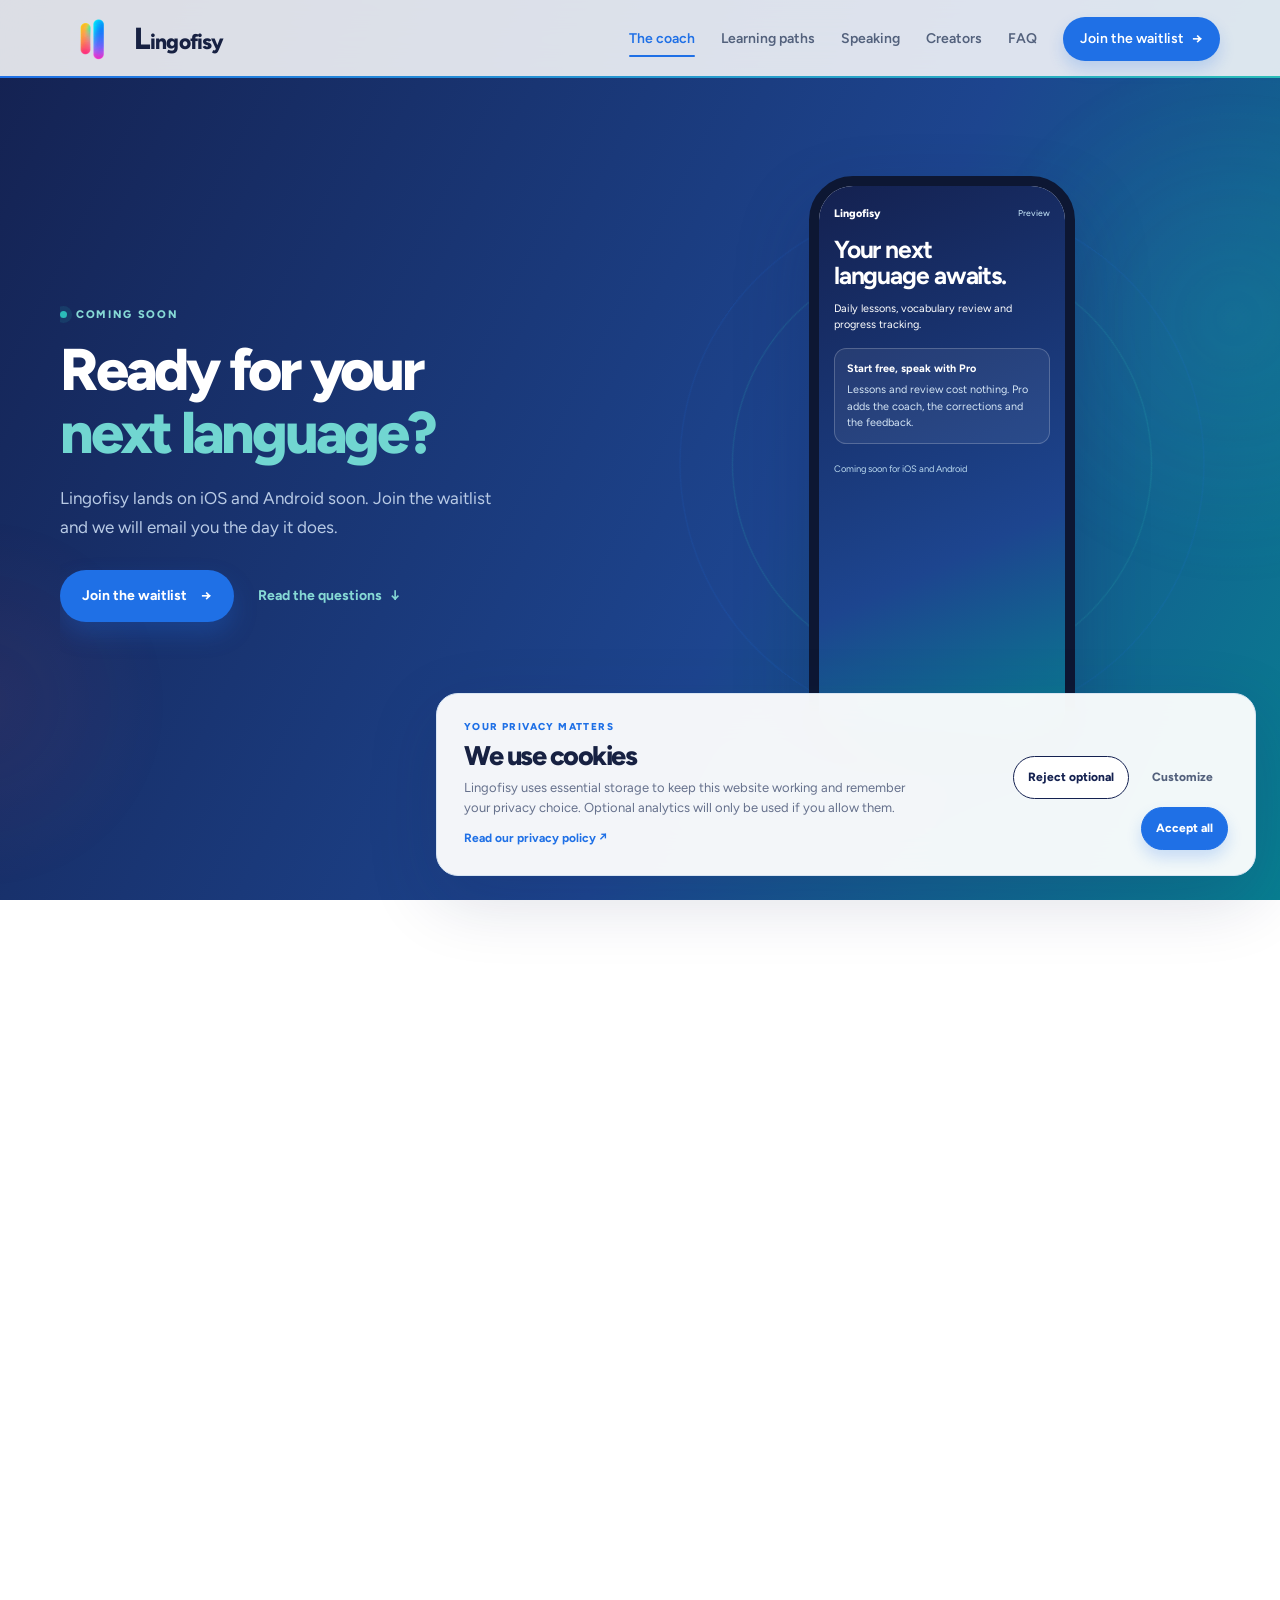
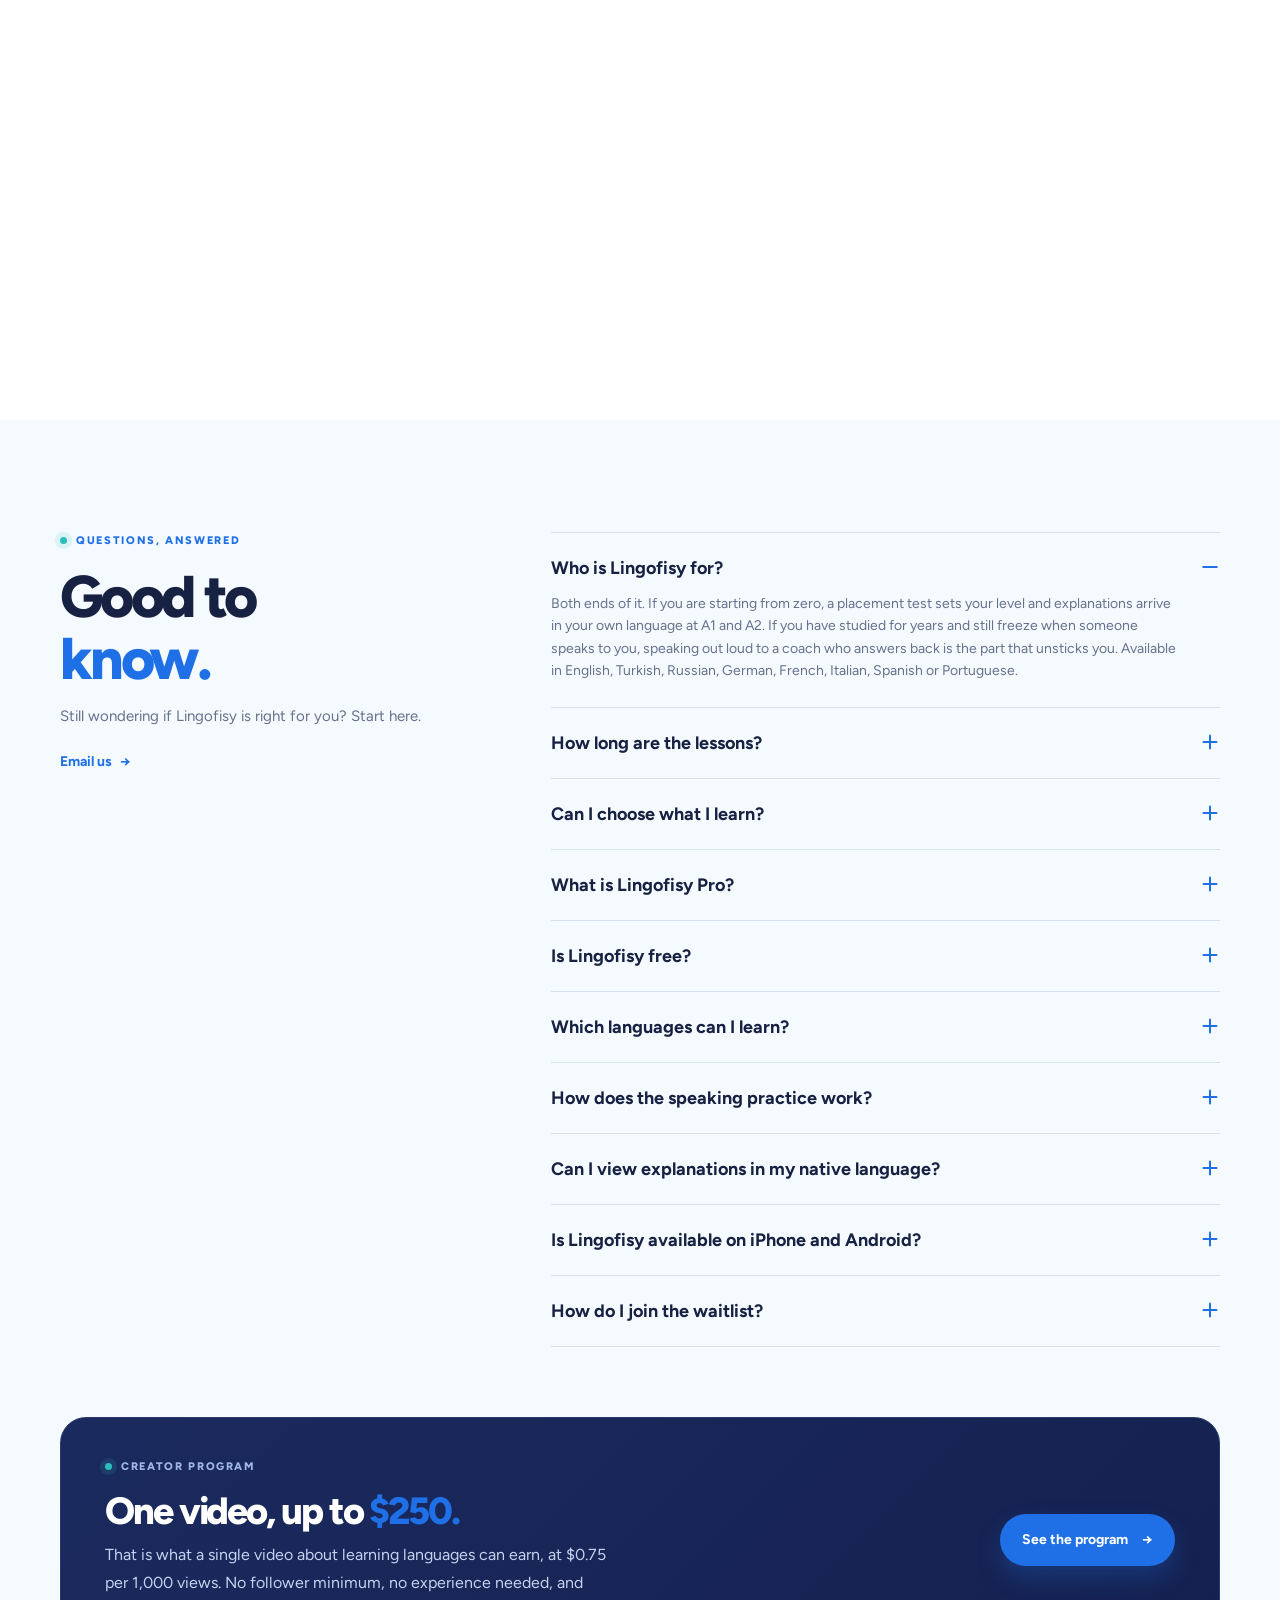
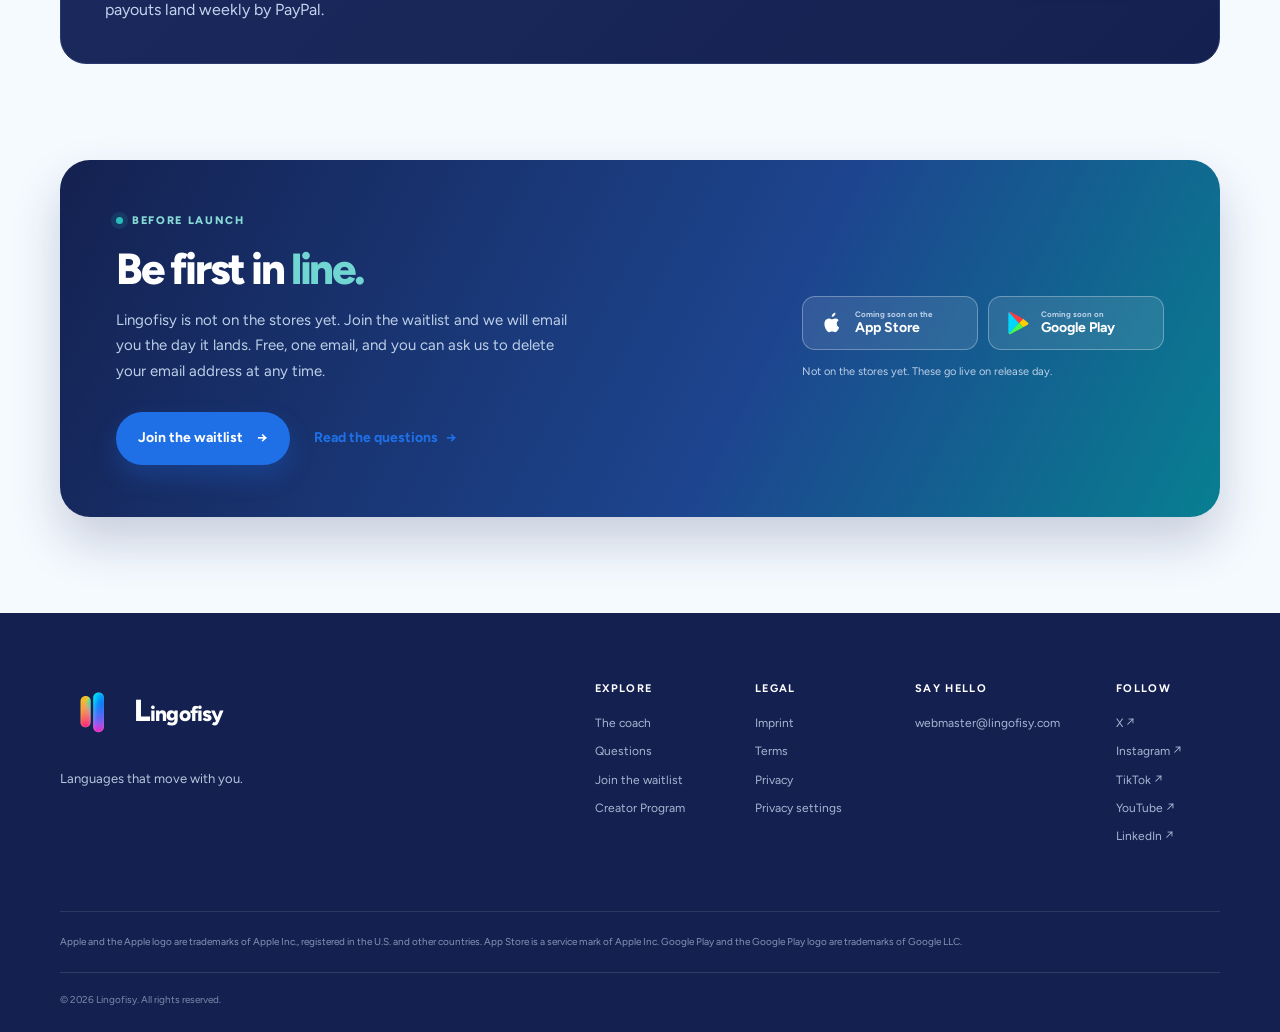
<file: index.html>
<!doctype html>
<html lang="en">
<head>
  <meta charset="UTF-8"><meta name="viewport" content="width=device-width, initial-scale=1">
  <meta name="description" content="Most apps teach you to tap. Lingofisy teaches you to talk. Eight languages, ten-minute lessons, and an AI coach that listens to you speak.">
    <link rel="icon" href="/favicon.ico" sizes="any">
  <link rel="icon" type="image/png" sizes="32x32" href="/assets/favicon-32.png">
  <link rel="icon" type="image/png" sizes="192x192" href="/assets/favicon-192.png">
  <link rel="apple-touch-icon" href="/assets/apple-touch-icon.png">
  <meta name="robots" content="index, follow, max-image-preview:large, max-snippet:-1">
  <link rel="canonical" href="https://lingofisy.com/">
  <meta property="og:type" content="website">
  <meta property="og:site_name" content="Lingofisy">
  <meta property="og:locale" content="en_US">
  <meta property="og:url" content="https://lingofisy.com/">
  <meta property="og:title" content="Lingofisy, learn languages with Fisy">
  <meta property="og:description" content="Most apps teach you to tap. Lingofisy teaches you to talk. Eight languages, ten-minute daily lessons, and an AI coach that listens to you speak and tells you what to fix. Coming soon to iOS and Android.">
  <meta property="og:image" content="https://lingofisy.com/assets/og-cover.png">
  <meta property="og:image:width" content="1200">
  <meta property="og:image:height" content="630">
  <meta property="og:image:alt" content="Lingofisy, learn languages with Fisy">
  <meta name="twitter:card" content="summary_large_image">
  <meta name="twitter:title" content="Lingofisy, learn languages with Fisy">
  <meta name="twitter:description" content="Most apps teach you to tap. Lingofisy teaches you to talk. Eight languages, ten-minute daily lessons, and an AI coach that listens to you speak and tells you what to fix. Coming soon to iOS and Android.">
  <meta name="twitter:image" content="https://lingofisy.com/assets/og-cover.png">
  <meta name="theme-color" content="#142150"><title>Lingofisy, languages that move with you</title>
  <link rel="preload" href="assets/fonts/Figtree-Variable.woff2" as="font" type="font/woff2" crossorigin>
  <link rel="stylesheet" href="styles.css?v=53"><script defer src="script.js?v=26"></script>
  <script type="application/ld+json">{"@context":"https://schema.org","@graph":[{"@type":"Organization","@id":"https://lingofisy.com/#org","name":"Lingofisy","url":"https://lingofisy.com/","email":"webmaster@lingofisy.com","logo":{"@type":"ImageObject","url":"https://lingofisy.com/assets/favicon-512.png","width":512,"height":512},"founder":{"@type":"Person","name":"Rasul Mammadov"},"address":{"@type":"PostalAddress","streetAddress":"Clara-Mleinek-Str. 1","postalCode":"10557","addressLocality":"Berlin","addressCountry":"DE"},"sameAs":["https://x.com/lingofisy","https://www.instagram.com/lingofisy/","https://www.tiktok.com/@lingofisy","https://www.youtube.com/@lingofisy","https://www.linkedin.com/company/lingofisy"]},{"@type":"WebSite","@id":"https://lingofisy.com/#site","url":"https://lingofisy.com/","name":"Lingofisy","inLanguage":"en","publisher":{"@id":"https://lingofisy.com/#org"},"description":"Most apps teach you to tap. Lingofisy teaches you to talk. Eight languages, ten-minute daily lessons, and an AI coach that listens to you speak and tells you what to fix. Coming soon to iOS and Android."},{"@type":"MobileApplication","@id":"https://lingofisy.com/#app","name":"Lingofisy","applicationCategory":"EducationalApplication","applicationSubCategory":"Language Learning","operatingSystem":"iOS, Android","inLanguage":"en","url":"https://lingofisy.com/","author":{"@id":"https://lingofisy.com/#org"},"publisher":{"@id":"https://lingofisy.com/#org"},"screenshot":["https://lingofisy.com/assets/app/01-home.webp","https://lingofisy.com/assets/app/05-speaking.webp","https://lingofisy.com/assets/app/07-progress.webp"],"description":"Most apps teach you to tap. Lingofisy teaches you to talk. Eight languages, ten-minute daily lessons, and an AI coach that listens to you speak and tells you what to fix. Coming soon to iOS and Android.","featureList":["Daily English course","Daily Turkish course","Daily Russian course","Daily German course","Daily French course","Daily Italian course","Daily Spanish course","Daily Portuguese course","Short daily lessons","A1 and A2 explanation translations in the native language selected during onboarding","Unlimited AI speaking practice with Lingofisy Pro","Pronunciation checking during speaking practice","Live correction of spoken mistakes","Feedback on word choice, grammar and pace","Spaced repetition vocabulary review","Streaks, XP and progress tracking"]},{"@type":"FAQPage","@id":"https://lingofisy.com/#faq","mainEntity":[{"@type":"Question","name":"Who is Lingofisy for?","acceptedAnswer":{"@type":"Answer","text":"Both ends of it. If you are starting from zero, a placement test sets your level and explanations arrive in your own language at A1 and A2. If you have studied for years and still freeze when someone speaks to you, speaking out loud to a coach who answers back is the part that unsticks you. Available in English, Turkish, Russian, German, French, Italian, Spanish or Portuguese."}},{"@type":"Question","name":"How long are the lessons?","acceptedAnswer":{"@type":"Answer","text":"Most daily activities take around 5–10 focused minutes, short enough that you will still do it tomorrow."}},{"@type":"Question","name":"Can I choose what I learn?","acceptedAnswer":{"@type":"Answer","text":"Yes. Every language has its own Daily course built around everyday situations, and a short placement test sets your starting level so you do not begin from scratch if you do not need to."}},{"@type":"Question","name":"What is Lingofisy Pro?","acceptedAnswer":{"@type":"Answer","text":"Pro is where you stop studying a language and start speaking it. You get unlimited conversations with your AI coach, your pronunciation checked as you speak, your mistakes corrected rather than just marked wrong, and feedback on word choice, grammar and pace after every session. It is the part a flashcard cannot give you, and the part that decides whether you can hold a conversation when it counts."}},{"@type":"Question","name":"Is Lingofisy free?","acceptedAnswer":{"@type":"Answer","text":"Yes. The free plan gives you lessons, vocabulary, grammar, quizzes, review and progress tracking, everything you need to build the habit and get the words in. Lingofisy Pro adds the speaking half: unlimited conversations with your AI coach, pronunciation checks, live corrections and feedback on how you sound. Subscriptions are billed through the App Store or Google Play and renew automatically until you cancel."}},{"@type":"Question","name":"Which languages can I learn?","acceptedAnswer":{"@type":"Answer","text":"English, Turkish, Russian, German, French, Italian, Spanish and Portuguese. Each one has its own Daily course, such as Daily English or Daily German."}},{"@type":"Question","name":"How does the speaking practice work?","acceptedAnswer":{"@type":"Answer","text":"You talk, Fisy talks back, and your pronunciation is checked while you speak. Mistakes get corrected in the moment, and you get notes on word choice, grammar and pace when the session ends. No lesson to book, no partner to find, no one to be embarrassed in front of, and no cap on how many times you repeat a sentence until it sounds right. It needs an active Lingofisy Pro subscription."}},{"@type":"Question","name":"Can I view explanations in my native language?","acceptedAnswer":{"@type":"Answer","text":"Yes. At A1 and A2 you can read explanations translated into the native language you choose during onboarding."}},{"@type":"Question","name":"Is Lingofisy available on iPhone and Android?","acceptedAnswer":{"@type":"Answer","text":"Lingofisy is coming to both iOS and Android. The App Store and Google Play listings go live on release day."}},{"@type":"Question","name":"How do I join the waitlist?","acceptedAnswer":{"@type":"Answer","text":"Lingofisy has not launched yet, so the waitlist is how you hear first. Press \"Join the waitlist\" at the top of this page and enter your email address; that is the whole process, and it is free. An email address is the only thing we ask for. We email you once when the app is available, and nothing else unless you tick the optional updates box. You can ask us to delete your address at any time by emailing webmaster@lingofisy.com."}}]}]}</script>
</head>
<body>
<a class="skip-link" href="#faq">Skip to questions</a>
<header class="site-header" data-header><div class="container nav-wrap"><a class="brand" href="#top"><img class="brand-image" src="assets/lingofisy-logo.webp" width="64" height="64" alt="Lingofisy logo"><span class="wordmark"><span class="wordmark-initial">L</span>ingofisy</span></a><button class="menu-toggle" type="button" aria-expanded="false" aria-controls="main-nav" aria-label="Open menu"><i></i><i></i><i></i></button><nav id="main-nav" aria-label="Main"><a href="#story" data-seek="0.02" data-slot="0">The coach</a><a href="#story" data-seek="0.75" data-slot="2">Learning paths</a><a href="#story" data-seek="0.88" data-slot="4">Speaking</a><a href="affiliate/">Creators</a><a href="#faq">FAQ</a><a class="nav-cta" href="#top">Join the waitlist <b>→</b></a></nav></div></header>
<main id="top">
<div class="story" id="story">
<div class="stage">
<div class="bg b1"></div><div class="bg b2"></div><div class="bg b3"></div><div class="bg b4"></div>
<div class="glow glow-a"></div><div class="glow glow-b"></div>
<div class="stage-inner">
<div class="copy"><div class="copy-strip"><section class="slot cs1"><p class="eyebrow"><span></span>Coming soon &middot; Join the waitlist</p><h1>Learn languages with <em>Fisy.</em></h1><p class="stage-lead">Most apps teach you to tap. Fisy teaches you to talk. Eight languages, ten minutes a day, and a coach who listens.</p><div class="waitlist"><div class="waitlist-row"><a class="button primary" href="https://tally.so/r/M1RAlE" target="_blank" rel="noopener" data-waitlist-open>Join the waitlist <b aria-hidden="true">&#8594;</b></a></div><p class="waitlist-note">Free to join, and an email address is all we ask for. We email you once when Lingofisy launches, and nothing else unless you ask for updates.</p><p class="waitlist-legal"><a href="legal/privacy.html">Privacy Policy</a></p></div></section><section class="slot cs2"><p class="eyebrow"><span></span>Inside the app</p><h2>Take a look <em>inside.</em></h2><p class="stage-lead">Ten-minute lessons. Vocabulary that returns the day before you would have forgotten it. And a streak you will be annoyed to break.</p></section><section class="slot cs3"><p class="eyebrow"><span></span>Eight languages</p><h2>Make it <em>daily.</em></h2><p class="stage-lead">English, Turkish, Russian, German, French, Italian, Spanish and Portuguese. Each one has its own Daily course, built around the moments you actually hit: ordering, asking directions, small talk that does not stall.</p><p class="badge">A new lesson every day</p></section><section class="slot cs4"><p class="eyebrow"><span></span>Grammar in a language you know</p><h2>Understand in<br><em>your language.</em></h2><p class="stage-lead">Nothing stalls a beginner like grammar explained in the language they are still learning. At A1 and A2, read every explanation in your own.</p><p class="badge">A1 &amp; A2 · Native-language translations</p></section><section class="slot cs5"><p class="eyebrow"><span></span>Exclusively in Lingofisy Pro</p><h2>Your next<br><em>conversation.</em></h2><p class="stage-lead">Reading a language is not speaking it. Pro puts a coach in your pocket who listens, answers back, and fixes you as you go.</p><ul class="perk-list"><li>Unlimited conversations with your AI coach</li><li>Pronunciation checked as you speak</li><li>Mistakes corrected, not just marked wrong</li><li>Feedback on word choice, grammar and pace</li></ul></section><section class="slot cs6"><p class="eyebrow"><span></span>Coming soon</p><h2>Ready for your<br><em>next language?</em></h2><p class="stage-lead">Lingofisy lands on iOS and Android soon. Join the waitlist and we will email you the day it does.</p><div class="hero-actions"><a class="button primary" href="https://tally.so/r/M1RAlE" target="_blank" rel="noopener" data-waitlist-open>Join the waitlist <b>→</b></a><a class="text-link" href="#faq">Read the questions <b>↓</b></a></div></section></div></div>
<div class="world"><div class="rig"><div class="orbit orbit-a"></div><div class="orbit orbit-b"></div><div class="device"><div class="viewport"><div class="shot-strip"><img class="shot sh1" src="assets/app/01-home.webp" width="390" height="844" fetchpriority="high" decoding="async" alt="Lingofisy home screen showing the daily streak, XP and today’s lesson"><img class="shot sh2" src="assets/app/02-placement.webp" width="390" height="844" loading="lazy" decoding="async" alt="Placement question asking how to complete a sentence"><img class="shot sh3" src="assets/app/03-lesson-vocabulary.webp" width="390" height="844" loading="lazy" decoding="async" alt="A vocabulary lesson in progress"><img class="shot sh4" src="assets/app/04-lesson-game.webp" width="390" height="844" loading="lazy" decoding="async" alt="Building a sentence by dragging words into a reply"><img class="shot sh5" src="assets/app/05-speaking.webp" width="390" height="844" loading="lazy" decoding="async" alt="Speaking practice with Fisy listening and a live waveform"><img class="shot sh6" src="assets/app/06-review.webp" width="390" height="844" loading="lazy" decoding="async" alt="Daily review bringing back saved words"><img class="shot sh7" src="assets/app/07-progress.webp" width="390" height="844" loading="lazy" decoding="async" alt="Progress overview with lessons, accuracy and speaking sessions"><div class="shot sh8 product-screen"><p class="screen-brand">Lingofisy <span>Preview</span></p><h3>Your Daily<br>course.</h3><p>Everyday language, one lesson at a time.</p><ul class="screen-languages"><li><span class="language-flag" aria-hidden="true">🇬🇧</span>Daily English</li><li><span class="language-flag" aria-hidden="true">🇹🇷</span>Daily Turkish</li><li><span class="language-flag" aria-hidden="true">🇷🇺</span>Daily Russian</li><li><span class="language-flag" aria-hidden="true">🇩🇪</span>Daily German</li><li><span class="language-flag" aria-hidden="true">🇫🇷</span>Daily French</li><li><span class="language-flag" aria-hidden="true">🇮🇹</span>Daily Italian</li><li><span class="language-flag" aria-hidden="true">🇪🇸</span>Daily Spanish</li><li><span class="language-flag" aria-hidden="true">🇵🇹</span>Daily Portuguese</li></ul><p class="screen-note">Eight languages, eight Daily courses</p></div><div class="shot sh9 product-screen"><p class="screen-brand">Lingofisy <span>Preview</span></p><span class="screen-pill">A1 &amp; A2</span><h3>A familiar<br>explanation.</h3><div class="screen-panel"><strong>Your native language</strong><p>Choose it during onboarding.</p></div><div class="screen-panel"><strong>Translations of explanations</strong><p>View them in your selected native language at A1 and A2.</p></div><p class="screen-note">Support for your first steps</p></div><div class="shot sh10 product-screen screen-pro"><p class="screen-brand">Lingofisy <span>Preview</span></p><span class="screen-pill">Lingofisy Pro</span><h3>Say it with<br>confidence.</h3><ul class="screen-features"><li><span aria-hidden="true">✓</span>Unlimited AI speaking</li><li><span aria-hidden="true">✓</span>Real conversations, not drills</li><li><span aria-hidden="true">✓</span>Pronunciation checked</li><li><span aria-hidden="true">✓</span>Mistakes corrected live</li><li><span aria-hidden="true">✓</span>Word choice and grammar notes</li><li><span aria-hidden="true">✓</span>Pace and fluency feedback</li></ul><p class="screen-note">One subscription, all of it</p></div><div class="shot sh11 product-screen screen-pro"><p class="screen-brand">Lingofisy <span>Preview</span></p><h3>Your next<br>language awaits.</h3><p>Daily lessons, vocabulary review and progress tracking.</p><div class="screen-panel"><strong>Start free, speak with Pro</strong><p>Lessons and review cost nothing. Pro adds the coach, the corrections and the feedback.</p></div><p class="screen-note">Coming soon for iOS and Android</p></div></div></div></div></div></div>
</div>
<img class="fisy" aria-hidden="true" src="assets/avatars/fisy-47.webp" width="447" height="558" fetchpriority="high" decoding="async" alt="">
<div class="bubble bubble-a" aria-hidden="true">Nice work! <b>✦</b></div>
<div class="bubble bubble-b" aria-hidden="true">Say it with confidence.</div>
<div class="float-card float-left" aria-hidden="true"><span>◒</span><div><strong>Speaking practice</strong><small>With your AI coach</small></div></div>
<div class="float-card float-right" aria-hidden="true"><span>★</span><div><strong>+25 XP</strong><small>Lesson complete</small></div></div>
<div class="stage-cta"><a class="text-link" href="#faq">Skip to questions <b>↓</b></a></div>
</div></div>
<section class="outro" id="faq"><div class="container faq-inner"><div class="faq-head"><p class="eyebrow"><span></span>Questions, answered</p><h2>Good to<br><em>know.</em></h2><p class="stage-lead">Still wondering if Lingofisy is right for you? Start here.</p><a class="text-link" href="mailto:webmaster@lingofisy.com">Email us <b>→</b></a></div><div class="faq-list"><details open><summary>Who is Lingofisy for?<b>+</b></summary><p>Both ends of it. If you are starting from zero, a placement test sets your level and explanations arrive in your own language at A1 and A2. If you have studied for years and still freeze when someone speaks to you, speaking out loud to a coach who answers back is the part that unsticks you. Available in English, Turkish, Russian, German, French, Italian, Spanish or Portuguese.</p></details><details><summary>How long are the lessons?<b>+</b></summary><p>Most daily activities take around 5–10 focused minutes, short enough that you will still do it tomorrow.</p></details><details><summary>Can I choose what I learn?<b>+</b></summary><p>Yes. Every language has its own Daily course built around everyday situations, and a short placement test sets your starting level so you do not begin from scratch if you do not need to.</p></details><details><summary>What is Lingofisy Pro?<b>+</b></summary><p>Pro is where you stop studying a language and start speaking it. You get unlimited conversations with your AI coach, your pronunciation checked as you speak, your mistakes corrected rather than just marked wrong, and feedback on word choice, grammar and pace after every session. It is the part a flashcard cannot give you, and the part that decides whether you can hold a conversation when it counts.</p></details><details><summary>Is Lingofisy free?<b>+</b></summary><p>Yes. The free plan gives you lessons, vocabulary, grammar, quizzes, review and progress tracking, everything you need to build the habit and get the words in. Lingofisy Pro adds the speaking half: unlimited conversations with your AI coach, pronunciation checks, live corrections and feedback on how you sound. Subscriptions are billed through the App Store or Google Play and renew automatically until you cancel.</p></details><details><summary>Which languages can I learn?<b>+</b></summary><p>English, Turkish, Russian, German, French, Italian, Spanish and Portuguese. Each one has its own Daily course, such as Daily English or Daily German.</p></details><details><summary>How does the speaking practice work?<b>+</b></summary><p>You talk, Fisy talks back, and your pronunciation is checked while you speak. Mistakes get corrected in the moment, and you get notes on word choice, grammar and pace when the session ends. No lesson to book, no partner to find, no one to be embarrassed in front of, and no cap on how many times you repeat a sentence until it sounds right. It needs an active Lingofisy Pro subscription.</p></details><details><summary>Can I view explanations in my native language?<b>+</b></summary><p>Yes. At A1 and A2 you can read explanations translated into the native language you choose during onboarding.</p></details><details><summary>Is Lingofisy available on iPhone and Android?<b>+</b></summary><p>Lingofisy is coming to both iOS and Android. The App Store and Google Play listings go live on release day.</p></details><details><summary>How do I join the waitlist?<b>+</b></summary><p>Lingofisy has not launched yet, so the waitlist is how you hear first. Press <em>Join the waitlist</em> at the top of this page and enter your email address; that is the whole process, and it is free. An email address is the only thing we ask for. We email you once when the app is available, and nothing else unless you tick the optional updates box. You can ask us to delete your address at any time by emailing <a href="mailto:webmaster@lingofisy.com">webmaster@lingofisy.com</a>.</p></details></div></div><div class="container aff-band"><div><p class="eyebrow"><span></span>Creator Program</p><h2>One video, up to <em>$250.</em></h2><p class="stage-lead">That is what a single video about learning languages can earn, at $0.75 per 1,000 views. No follower minimum, no experience needed, and payouts land weekly by PayPal.</p></div><a class="button primary" href="affiliate/">See the program <b>→</b></a></div><div class="container get-strip" id="get"><div><p class="eyebrow"><span></span>Before launch</p><h2>Be first in <em>line.</em></h2><p class="stage-lead">Lingofisy is not on the stores yet. Join the waitlist and we will email you the day it lands. Free, one email, and you can ask us to delete your email address at any time.</p><div class="hero-actions"><a class="button primary" href="https://tally.so/r/M1RAlE" target="_blank" rel="noopener" data-waitlist-open>Join the waitlist <b>&#8594;</b></a><a class="text-link" href="#faq">Read the questions <b>&#8594;</b></a></div></div><div><div class="stores"><button type="button" data-store><b><svg viewBox="0 0 24 24" width="26" height="26" aria-hidden="true" focusable="false"><path fill="currentColor" d="M16.37 12.78c.02 2.5 2.19 3.33 2.21 3.34-.02.06-.35 1.2-1.15 2.37-.69 1.02-1.41 2.03-2.55 2.05-1.11.02-1.47-.66-2.75-.66-1.28 0-1.68.64-2.73.68-1.09.04-1.93-1.1-2.63-2.11-1.43-2.08-2.53-5.87-1.06-8.43.73-1.27 2.04-2.08 3.46-2.1 1.08-.02 2.09.72 2.75.72.66 0 1.89-.89 3.19-.76.54.02 2.06.22 3.04 1.65-.08.05-1.81 1.06-1.78 3.25M14.3 5.1c.58-.7.97-1.67.86-2.64-.84.03-1.85.56-2.45 1.26-.53.62-1 1.61-.87 2.56.93.07 1.88-.48 2.46-1.18"/></svg></b><span><small>Coming soon on the</small>App Store</span></button><button type="button" data-store><b><svg viewBox="0 0 24 24" width="26" height="26" aria-hidden="true" focusable="false"><path fill="#00D7FE" d="M3.6 1.84a1.6 1.6 0 0 0-.52 1.2v17.92c0 .49.19.92.52 1.2l9.3-10.16z"/><path fill="#FFCE00" d="M16.7 8.05 12.9 12l3.8 3.95 4.26-2.4c.86-.49.86-1.61 0-2.1z"/><path fill="#FF3A44" d="M16.7 8.05 12.9 12 3.6 1.84c.4-.34 1-.4 1.6-.06z"/><path fill="#48FF48" d="M16.7 15.95 12.9 12l-9.3 10.16c.4.34 1 .4 1.6.06z"/></svg></b><span><small>Coming soon on</small>Google Play</span></button></div><p class="store-note" data-store-note role="status">Not on the stores yet. These go live on release day.</p></div></div></section>

</main>
<footer><div class="container footer-main"><div><a class="brand brand-light" href="#top"><img class="brand-image" src="assets/lingofisy-logo.webp" width="64" height="64" alt="Lingofisy logo"><span class="wordmark"><span class="wordmark-initial">L</span>ingofisy</span></a><p>Languages that move with you.</p></div><div class="footer-links"><div><b>Explore</b><a href="#story">The coach</a><a href="#faq">Questions</a><a href="#top">Join the waitlist</a><a href="affiliate/">Creator Program</a></div><div><b>Legal</b><a href="legal/imprint.html">Imprint</a><a href="legal/terms.html">Terms</a><a href="legal/privacy.html">Privacy</a><button class="footer-consent" type="button" data-consent-customize>Privacy settings</button></div><div><b>Say hello</b><a href="mailto:webmaster@lingofisy.com">webmaster@lingofisy.com</a></div><div><b>Follow</b><a href="https://x.com/lingofisy" target="_blank" rel="noopener">X ↗</a><a href="https://www.instagram.com/lingofisy/" target="_blank" rel="noopener">Instagram ↗</a><a href="https://www.tiktok.com/@lingofisy" target="_blank" rel="noopener">TikTok ↗</a><a href="https://www.youtube.com/@lingofisy" target="_blank" rel="noopener">YouTube ↗</a><a href="https://www.linkedin.com/company/lingofisy" target="_blank" rel="noopener">LinkedIn ↗</a></div></div></div><div class="container footer-note"><p>Apple and the Apple logo are trademarks of Apple Inc., registered in the U.S. and other countries. App Store is a service mark of Apple Inc. Google Play and the Google Play logo are trademarks of Google LLC.</p></div><div class="container footer-bottom"><span>© <span data-year>2026</span> Lingofisy. All rights reserved.</span></div></footer>
<div class="consent-backdrop" data-consent-backdrop hidden></div><section class="consent-banner" data-consent-banner aria-label="Privacy choices" hidden><div class="consent-copy"><p class="consent-kicker">Your privacy matters</p><h2>We use cookies</h2><p>Lingofisy uses essential storage to keep this website working and remember your privacy choice. Optional analytics will only be used if you allow them.</p><a href="legal/privacy.html">Read our privacy policy ↗</a></div><div class="consent-actions"><button class="consent-button consent-button-quiet" type="button" data-consent-reject>Reject optional</button><button class="consent-button consent-button-ghost" type="button" data-consent-customize>Customize</button><button class="consent-button consent-button-primary" type="button" data-consent-accept>Accept all</button></div></section><section class="consent-modal" data-consent-modal role="dialog" aria-modal="true" aria-labelledby="consent-title" hidden><div class="consent-modal-head"><div><p class="consent-kicker">Privacy settings</p><h2 id="consent-title">Choose what you share</h2></div><button class="consent-close" type="button" data-consent-close aria-label="Close privacy settings">×</button></div><p class="consent-modal-intro">You can change your preferences at any time. Essential storage is always active because it is needed for the site to work.</p><div class="consent-option"><div><strong>Essential</strong><span>Required for basic site functionality and remembering your choice.</span></div><span class="consent-always">Always on</span></div><label class="consent-option consent-option-toggle"><div><strong>Analytics</strong><span>Helps us understand which pages are useful. Not currently active on Lingofisy.</span></div><input type="checkbox" data-consent-analytics><span class="consent-switch" aria-hidden="true"></span></label><div class="consent-modal-actions"><button class="consent-button consent-button-quiet" type="button" data-consent-reject>Reject optional</button><button class="consent-button consent-button-primary" type="button" data-consent-save>Save choices</button></div></section></body></html>
</file>
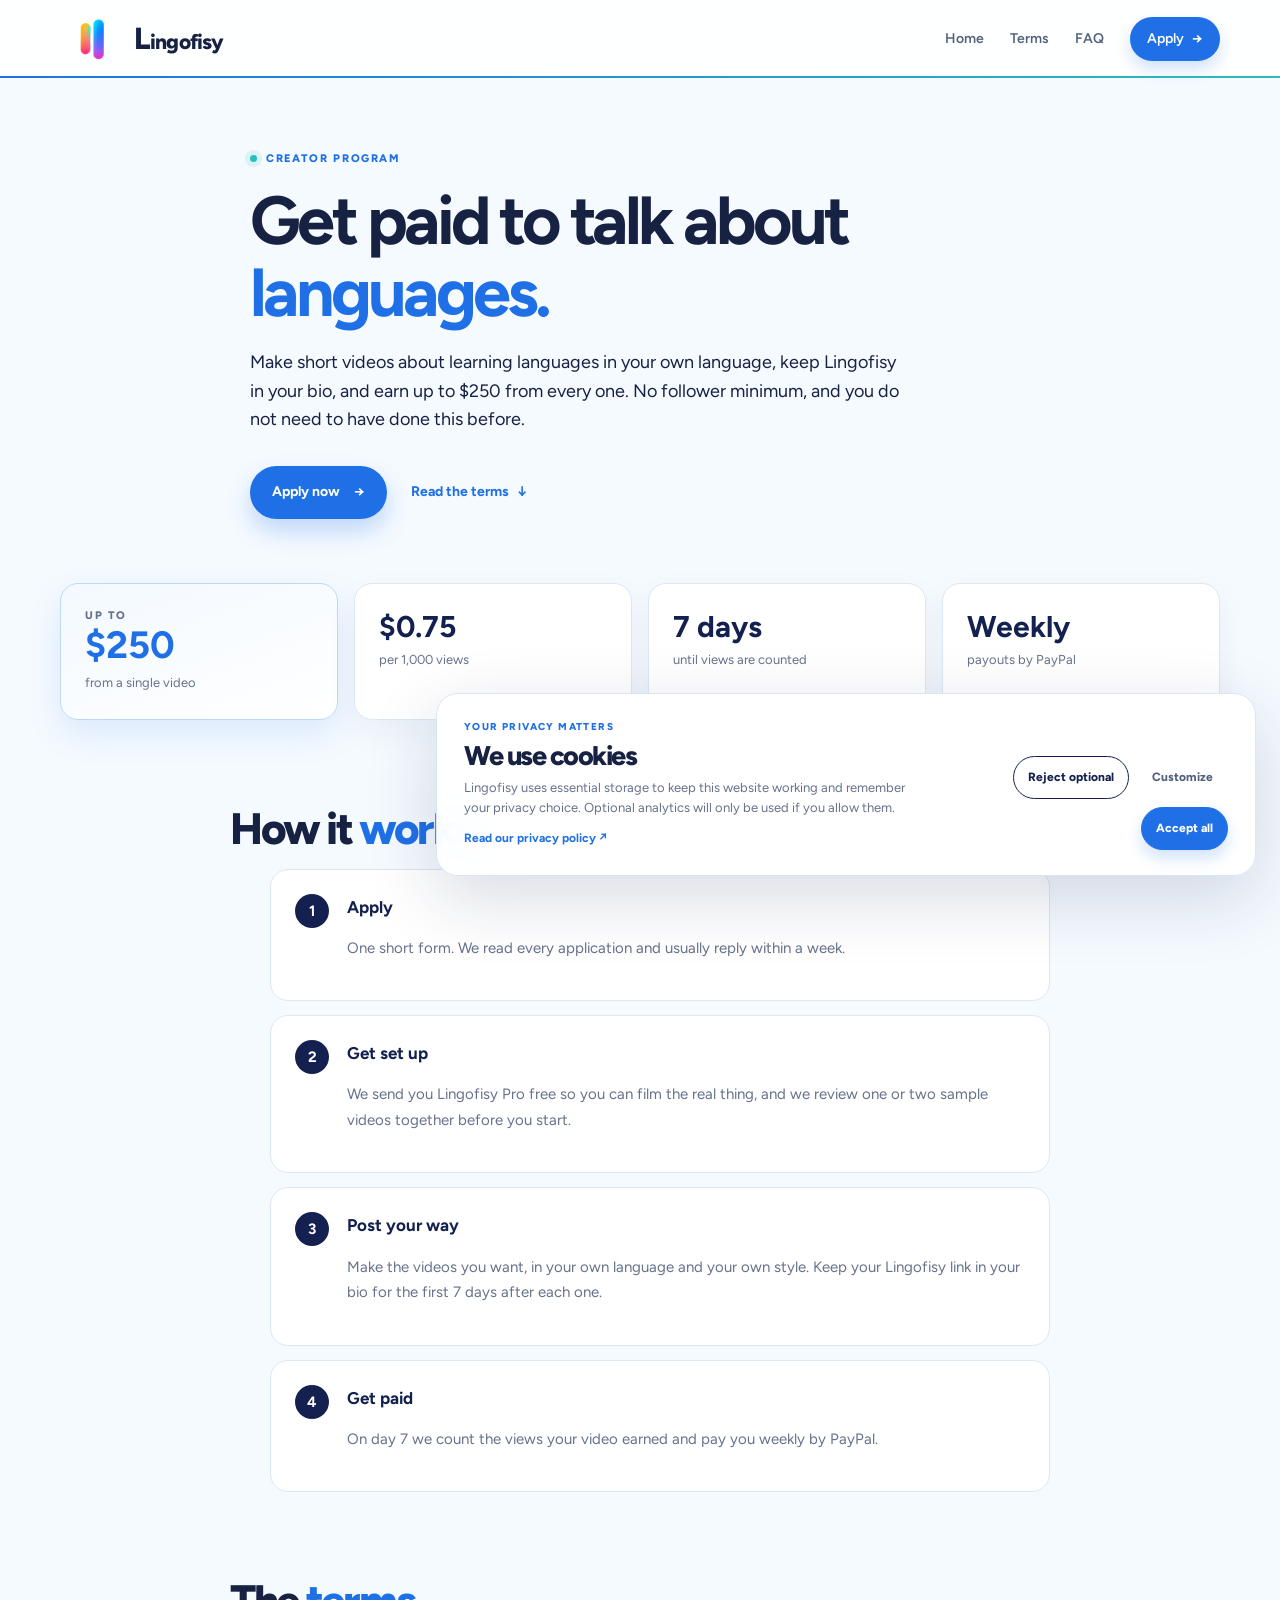
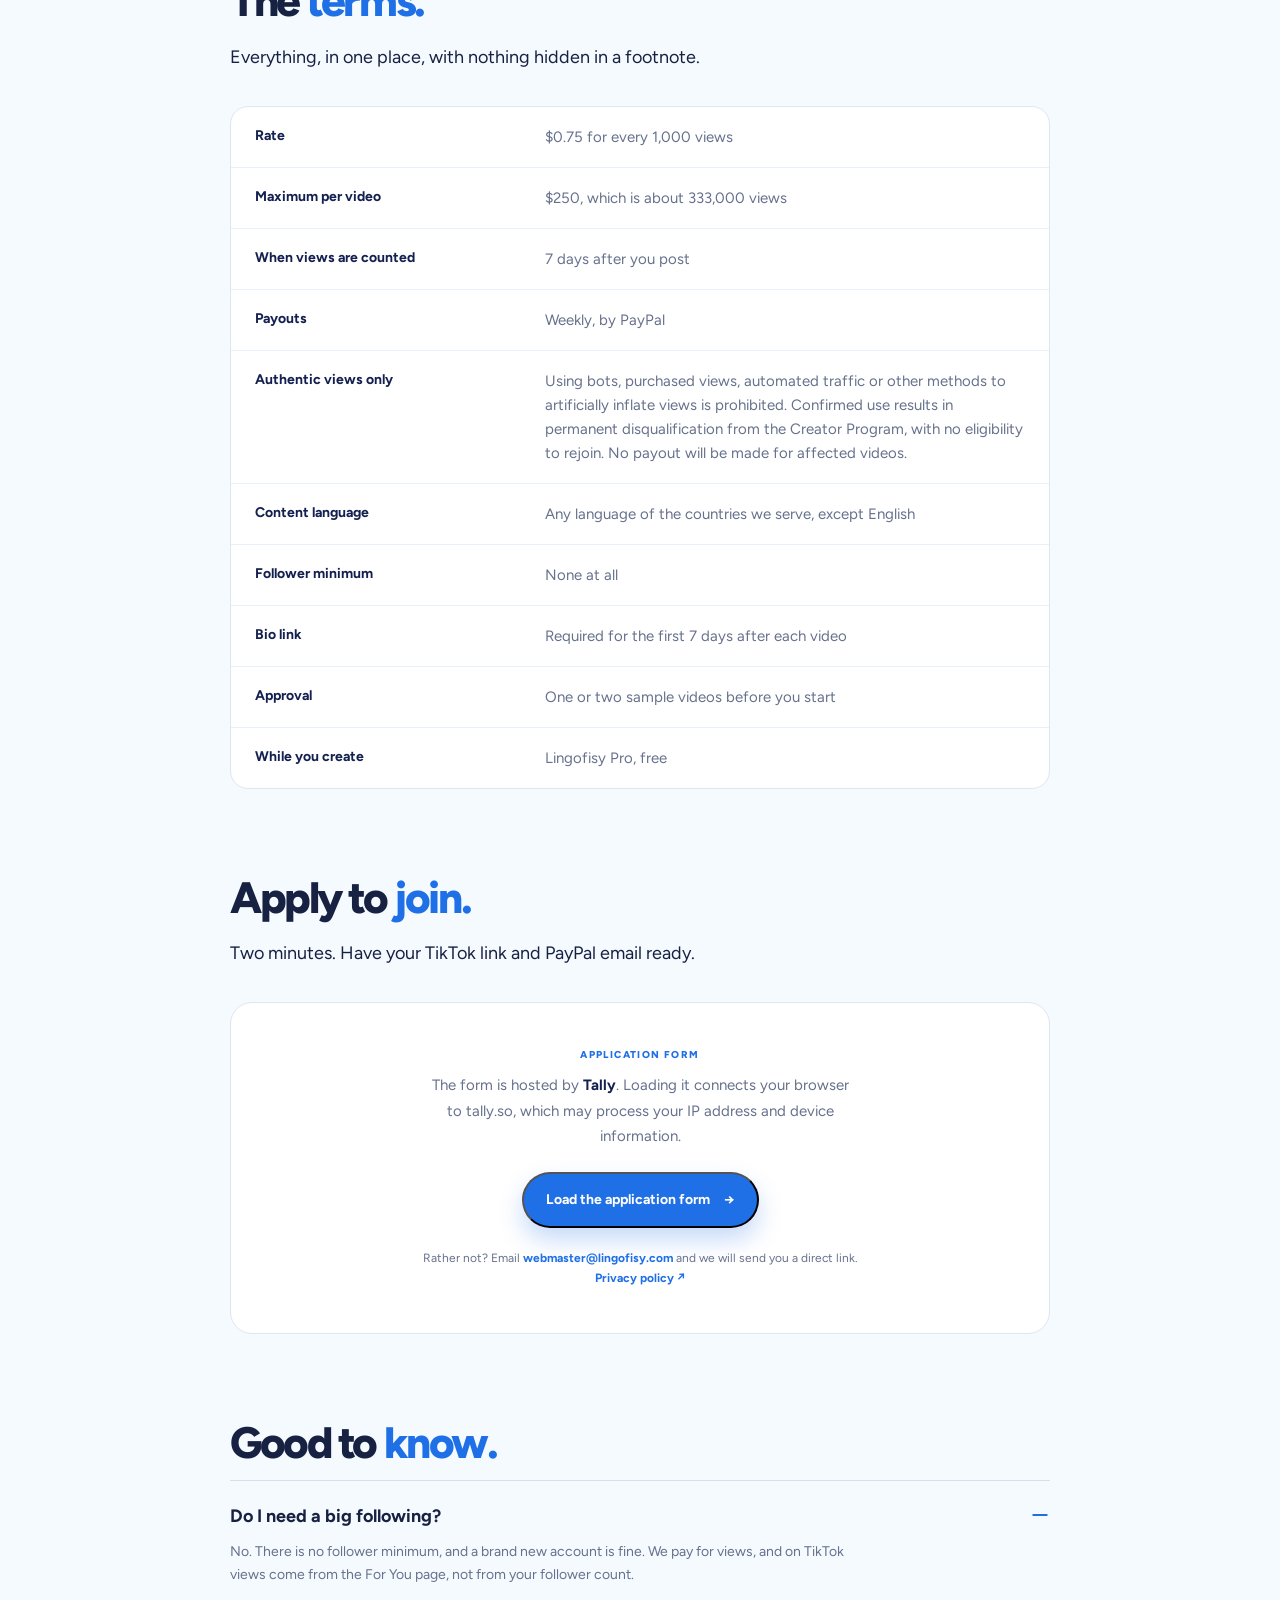
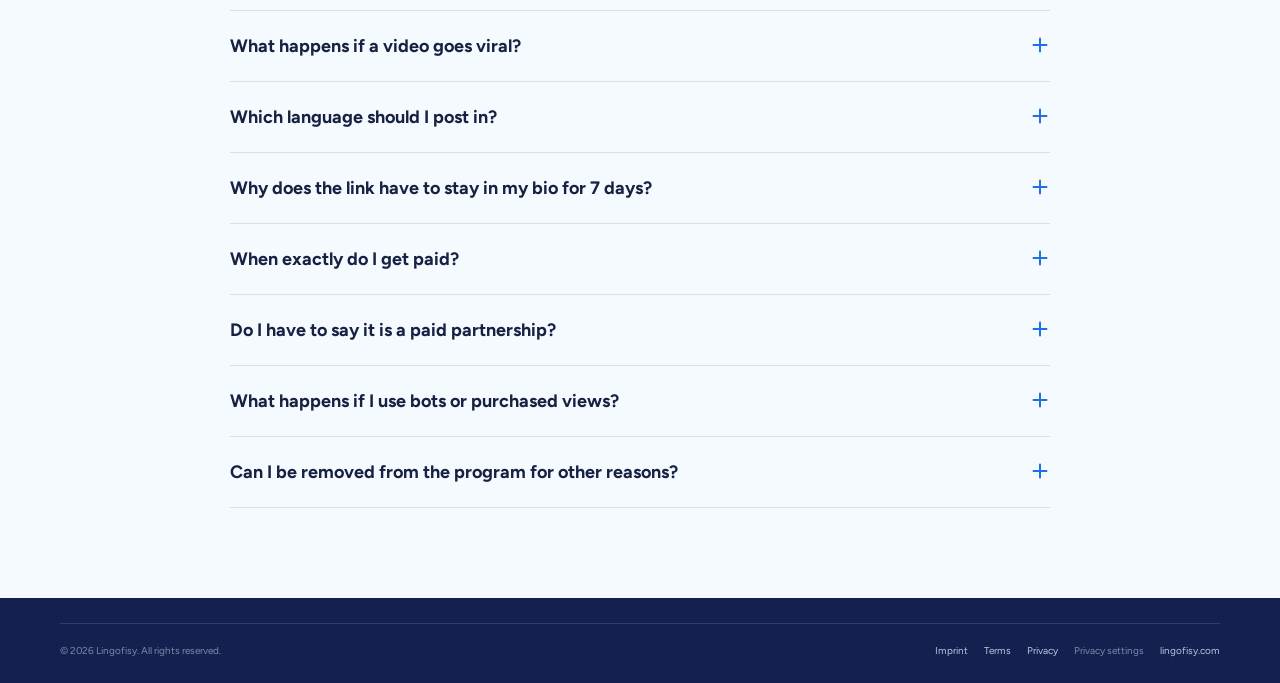
<file: affiliate/index.html>
<!doctype html>
<html lang="en">
<head>
  <meta charset="UTF-8">
  <meta name="viewport" content="width=device-width,initial-scale=1">
  <link rel="icon" href="/favicon.ico" sizes="any">
  <link rel="icon" type="image/png" sizes="32x32" href="/assets/favicon-32.png">
  <link rel="icon" type="image/png" sizes="192x192" href="/assets/favicon-192.png">
  <link rel="apple-touch-icon" href="/assets/apple-touch-icon.png">
  <meta name="robots" content="index, follow, max-image-preview:large, max-snippet:-1">
  <link rel="canonical" href="https://lingofisy.com/affiliate/">
  <meta property="og:type" content="website">
  <meta property="og:site_name" content="Lingofisy">
  <meta property="og:locale" content="en_US">
  <meta property="og:url" content="https://lingofisy.com/affiliate/">
  <meta property="og:title" content="Creator Program, Lingofisy">
  <meta property="og:description" content="Make videos about learning languages and earn up to $250 a video. No follower minimum, weekly PayPal payouts, and Lingofisy Pro free while you create.">
  <meta property="og:image" content="https://lingofisy.com/assets/og-cover.png">
  <meta property="og:image:width" content="1200">
  <meta property="og:image:height" content="630">
  <meta property="og:image:alt" content="Lingofisy Creator Program">
  <meta name="twitter:card" content="summary_large_image">
  <meta name="twitter:title" content="Creator Program, Lingofisy">
  <meta name="twitter:description" content="Make videos about learning languages and earn up to $250 a video. No follower minimum, weekly PayPal payouts, and Lingofisy Pro free while you create.">
  <meta name="twitter:image" content="https://lingofisy.com/assets/og-cover.png">
  <meta name="description" content="The Lingofisy Creator Program: earn up to $250 per video making videos about learning languages, at $0.75 per 1,000 views. No follower minimum, weekly PayPal payouts.">
  <meta name="theme-color" content="#142150">
  <title>Creator Program, Lingofisy</title>
  <link rel="stylesheet" href="../styles.css?v=53">
</head>
<body class="legal-page affiliate-page">
  <header class="site-header" data-header><div class="container nav-wrap"><a class="brand" href="../"><img class="brand-image" src="../assets/lingofisy-logo.webp" width="64" height="64" alt="Lingofisy logo"><span class="wordmark"><span class="wordmark-initial">L</span>ingofisy</span></a><button class="menu-toggle" type="button" aria-expanded="false" aria-controls="main-nav" aria-label="Open menu"><i></i><i></i><i></i></button><nav id="main-nav" aria-label="Main"><a href="../">Home</a><a href="#terms">Terms</a><a href="../#faq">FAQ</a><a class="nav-cta" href="#apply">Apply <b>→</b></a></nav></div></header>
  <main class="legal-main">
    <section class="container aff-hero">
      <p class="eyebrow"><span></span>Creator Program</p>
      <h1>Get paid to talk about <em>languages.</em></h1>
      <p class="legal-lead">Make short videos about learning languages in your own language, keep Lingofisy in your bio, and earn up to $250 from every one. No follower minimum, and you do not need to have done this before.</p>
      <div class="hero-actions"><a class="button primary" href="#apply">Apply now <b>→</b></a><a class="text-link" href="#terms">Read the terms <b>↓</b></a></div>
    </section>

    <section class="container aff-stats">
      <div class="aff-stat aff-stat-lead"><strong><small>Up to</small>$250</strong><span>from a single video</span></div>
      <div class="aff-stat"><strong>$0.75</strong><span>per 1,000 views</span></div>
      <div class="aff-stat"><strong>7 days</strong><span>until views are counted</span></div>
      <div class="aff-stat"><strong>Weekly</strong><span>payouts by PayPal</span></div>
    </section>

    <section class="container aff-section">
      <h2>How it <em>works.</em></h2>
      <ol class="aff-steps">
        <li><b>1</b><div><strong>Apply</strong><p>One short form. We read every application and usually reply within a week.</p></div></li>
        <li><b>2</b><div><strong>Get set up</strong><p>We send you Lingofisy Pro free so you can film the real thing, and we review one or two sample videos together before you start.</p></div></li>
        <li><b>3</b><div><strong>Post your way</strong><p>Make the videos you want, in your own language and your own style. Keep your Lingofisy link in your bio for the first 7 days after each one.</p></div></li>
        <li><b>4</b><div><strong>Get paid</strong><p>On day 7 we count the views your video earned and pay you weekly by PayPal.</p></div></li>
      </ol>
    </section>

    <section class="container aff-section" id="terms">
      <h2>The <em>terms.</em></h2>
      <p class="legal-lead">Everything, in one place, with nothing hidden in a footnote.</p>
      <dl class="aff-terms">
        <div><dt>Rate</dt><dd>$0.75 for every 1,000 views</dd></div>
        <div><dt>Maximum per video</dt><dd>$250, which is about 333,000 views</dd></div>
        <div><dt>When views are counted</dt><dd>7 days after you post</dd></div>
        <div><dt>Payouts</dt><dd>Weekly, by PayPal</dd></div>
        <div><dt>Authentic views only</dt><dd>Using bots, purchased views, automated traffic or other methods to artificially inflate views is prohibited. Confirmed use results in permanent disqualification from the Creator Program, with no eligibility to rejoin. No payout will be made for affected videos.</dd></div>
        <div><dt>Content language</dt><dd>Any language of the countries we serve, except English</dd></div><div><dt>Follower minimum</dt><dd>None at all</dd></div>
        <div><dt>Bio link</dt><dd>Required for the first 7 days after each video</dd></div>
        <div><dt>Approval</dt><dd>One or two sample videos before you start</dd></div>
        <div><dt>While you create</dt><dd>Lingofisy Pro, free</dd></div>
      </dl>
    </section>

    <section class="container aff-section" id="apply">
      <h2>Apply to <em>join.</em></h2>
      <p class="legal-lead">Two minutes. Have your TikTok link and PayPal email ready.</p>
      <div class="aff-form aff-gate" data-form-gate data-form-src="https://tally.so/embed/VpGDlj?alignLeft=1&amp;hideTitle=1&amp;transparentBackground=1&amp;dynamicHeight=1" data-form-title="Lingofisy Creator Program application form"><p class="aff-gate-kicker">Application form</p><p class="aff-gate-copy">The form is hosted by <strong>Tally</strong>. Loading it connects your browser to tally.so, which may process your IP address and device information.</p><button class="button primary" type="button" data-form-load>Load the application form <b>&#8594;</b></button><p class="aff-gate-note">Rather not? Email <a href="mailto:webmaster@lingofisy.com">webmaster@lingofisy.com</a> and we will send you a direct link. <a href="../legal/privacy.html">Privacy policy &#8599;</a></p></div>
    </section>

    <section class="container aff-section">
      <h2>Good to <em>know.</em></h2>
      <div class="faq-list">
        <details open><summary>Do I need a big following?<b>+</b></summary><p>No. There is no follower minimum, and a brand new account is fine. We pay for views, and on TikTok views come from the For You page, not from your follower count.</p></details>
        <details><summary>What happens if a video goes viral?<b>+</b></summary><p>Earnings for a single video stop at $250, which is about 333,000 views. Every other video you post earns on its own, so a big month is still a big month.</p></details>
        <details><summary>Which language should I post in?<b>+</b></summary><p>Use a language of the countries we serve, except English, under the current program terms. Lingofisy offers English, Turkish, Russian, German, French, Italian, Spanish and Portuguese. Make clear which Daily course you are showing and that AI speaking requires Lingofisy Pro. English-language content is not eligible under the current program terms.</p></details>
        <details><summary>Why does the link have to stay in my bio for 7 days?<b>+</b></summary><p>That link is how we see which views came from your video. If it is not there, we cannot count them, and we cannot pay for them.</p></details>
        <details><summary>When exactly do I get paid?<b>+</b></summary><p>Views are counted 7 days after a video goes up, and payouts run weekly to the PayPal address on your application.</p></details>
        <details><summary>Do I have to say it is a paid partnership?<b>+</b></summary><p>Yes. Use your platform's paid-partnership label and follow the disclosure rules where you live. It protects you as much as it protects us.</p></details>
        <details><summary>What happens if I use bots or purchased views?<b>+</b></summary><p>Using bots, purchased views, automated traffic or other methods to artificially inflate views is prohibited. If we confirm that you used or commissioned these methods, you will be permanently disqualified from the Creator Program and will not be eligible to rejoin. No payout will be made for affected videos. We will explain the reason for our decision, and you may contact us if you believe it was made in error.</p></details>
        <details><summary>Can I be removed from the program for other reasons?<b>+</b></summary><p>Yes. Missing paid-partnership disclosures or content that misrepresents Lingofisy can also result in removal from the program. We will explain the reason for our decision.</p></details>
      </div>
    </section>
  </main>
  <footer><div class="container footer-bottom"><span>© <span data-year>2026</span> Lingofisy. All rights reserved.</span><span class="footer-legal"><a href="../legal/imprint.html">Imprint</a><a href="../legal/terms.html">Terms</a><a href="../legal/privacy.html">Privacy</a><button class="footer-consent" type="button" data-consent-customize>Privacy settings</button><a href="../">lingofisy.com</a></span></div></footer>
  <script defer src="../script.js?v=26"></script>
<div class="consent-backdrop" data-consent-backdrop hidden></div><section class="consent-banner" data-consent-banner aria-label="Privacy choices" hidden><div class="consent-copy"><p class="consent-kicker">Your privacy matters</p><h2>We use cookies</h2><p>Lingofisy uses essential storage to keep this website working and remember your privacy choice. Optional analytics will only be used if you allow them.</p><a href="../legal/privacy.html">Read our privacy policy ↗</a></div><div class="consent-actions"><button class="consent-button consent-button-quiet" type="button" data-consent-reject>Reject optional</button><button class="consent-button consent-button-ghost" type="button" data-consent-customize>Customize</button><button class="consent-button consent-button-primary" type="button" data-consent-accept>Accept all</button></div></section><section class="consent-modal" data-consent-modal role="dialog" aria-modal="true" aria-labelledby="consent-title" hidden><div class="consent-modal-head"><div><p class="consent-kicker">Privacy settings</p><h2 id="consent-title">Choose what you share</h2></div><button class="consent-close" type="button" data-consent-close aria-label="Close privacy settings">×</button></div><p class="consent-modal-intro">You can change your preferences at any time. Essential storage is always active because it is needed for the site to work.</p><div class="consent-option"><div><strong>Essential</strong><span>Required for basic site functionality and remembering your choice.</span></div><span class="consent-always">Always on</span></div><label class="consent-option consent-option-toggle"><div><strong>Analytics</strong><span>Helps us understand which pages are useful. Not currently active on Lingofisy.</span></div><input type="checkbox" data-consent-analytics><span class="consent-switch" aria-hidden="true"></span></label><div class="consent-modal-actions"><button class="consent-button consent-button-quiet" type="button" data-consent-reject>Reject optional</button><button class="consent-button consent-button-primary" type="button" data-consent-save>Save choices</button></div></section>
</body>
</html>
</file>
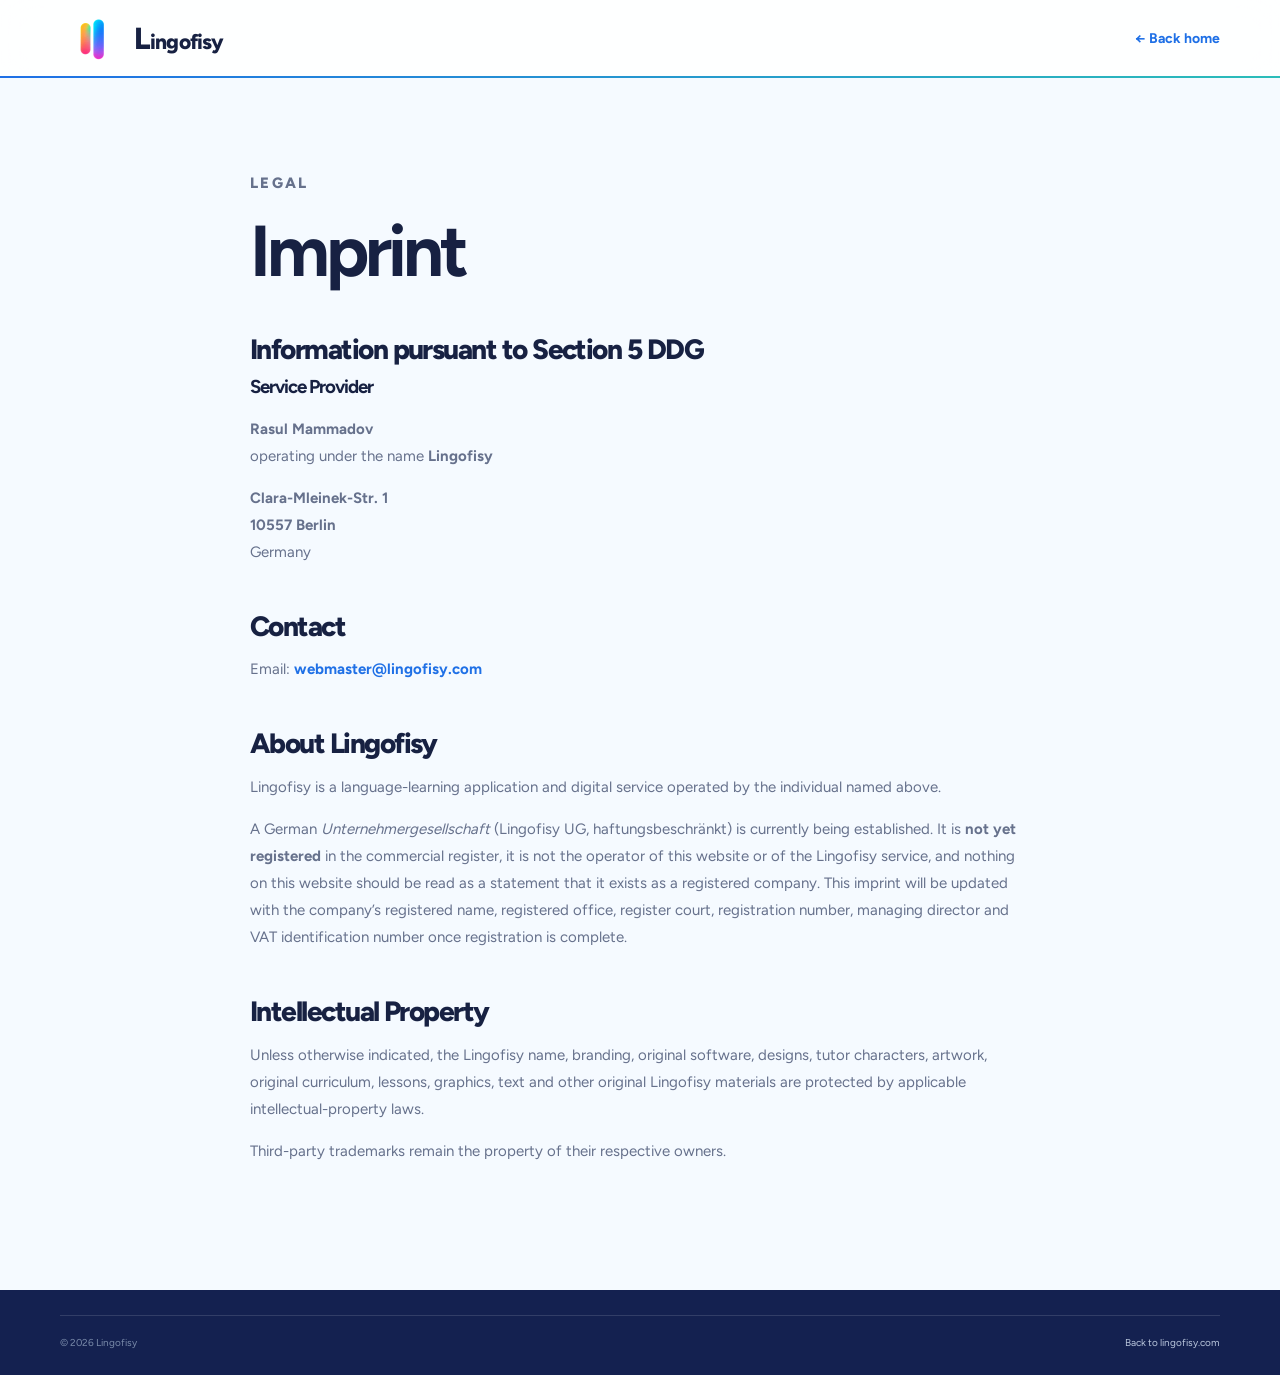
<file: legal/imprint.html>
<!doctype html>
<html lang="en">
<head><meta charset="UTF-8"><meta name="viewport" content="width=device-width,initial-scale=1">
  <link rel="icon" href="/favicon.ico" sizes="any">
  <link rel="icon" type="image/png" sizes="32x32" href="/assets/favicon-32.png">
  <link rel="icon" type="image/png" sizes="192x192" href="/assets/favicon-192.png">
  <link rel="apple-touch-icon" href="/assets/apple-touch-icon.png">
  <meta name="robots" content="index, follow, max-image-preview:large, max-snippet:-1">
  <link rel="canonical" href="https://lingofisy.com/legal/imprint.html">
  <meta property="og:type" content="website">
  <meta property="og:site_name" content="Lingofisy">
  <meta property="og:locale" content="en_US">
  <meta property="og:url" content="https://lingofisy.com/legal/imprint.html">
  <meta property="og:title" content="Imprint, Lingofisy">
  <meta property="og:description" content="Operator details for Lingofisy under Section 5 DDG: Rasul Mammadov, Berlin, Germany.">
  <meta property="og:image" content="https://lingofisy.com/assets/favicon-512.png">
  <meta property="og:image:width" content="512">
  <meta property="og:image:height" content="512">
  <meta property="og:image:alt" content="Lingofisy logo">
  <meta name="twitter:card" content="summary_large_image">
  <meta name="twitter:title" content="Imprint, Lingofisy">
  <meta name="twitter:description" content="Operator details for Lingofisy under Section 5 DDG: Rasul Mammadov, Berlin, Germany.">
  <meta name="twitter:image" content="https://lingofisy.com/assets/favicon-512.png"><meta name="description" content="Imprint for Lingofisy."><title>Imprint, Lingofisy</title><link rel="stylesheet" href="../styles.css?v=53"></head>
<body class="legal-page">
  <header class="site-header"><div class="container nav-wrap"><a class="brand" href="../"><img class="brand-image" src="../assets/lingofisy-logo.webp" width="64" height="64" alt="Lingofisy logo"><span class="wordmark"><span class="wordmark-initial">L</span>ingofisy</span></a><a class="text-link" href="../">← Back home</a></div></header>
  <main class="legal-main"><article class="container legal-content">
    <p class="eyebrow">Legal</p>
    <h1>Imprint</h1>
    <h2>Information pursuant to Section 5 DDG</h2>
    <h3>Service Provider</h3>
    <p><strong>Rasul Mammadov</strong><br>operating under the name <strong>Lingofisy</strong></p>
    <p><strong>Clara-Mleinek-Str. 1</strong><br><strong>10557 Berlin</strong><br>Germany</p>
    <h2>Contact</h2>
    <p>Email: <a href="mailto:webmaster@lingofisy.com">webmaster@lingofisy.com</a></p>
    <h2>About Lingofisy</h2>
    <p>Lingofisy is a language-learning application and digital service operated by the individual named above.</p>
    <p>A German <em>Unternehmergesellschaft</em> (Lingofisy UG, haftungsbeschr&#228;nkt) is currently being established. It is <strong>not yet registered</strong> in the commercial register, it is not the operator of this website or of the Lingofisy service, and nothing on this website should be read as a statement that it exists as a registered company. This imprint will be updated with the company&#8217;s registered name, registered office, register court, registration number, managing director and VAT identification number once registration is complete.</p>
    <h2>Intellectual Property</h2>
    <p>Unless otherwise indicated, the Lingofisy name, branding, original software, designs, tutor characters, artwork, original curriculum, lessons, graphics, text and other original Lingofisy materials are protected by applicable intellectual-property laws.</p>
    <p>Third-party trademarks remain the property of their respective owners.</p>
  </article></main>
  <footer><div class="container footer-bottom"><span>© <span data-year>2026</span> Lingofisy</span><a href="../">Back to lingofisy.com</a></div></footer>
  <script>document.querySelector('[data-year]').textContent=new Date().getFullYear()</script>
</body>
</html>
</file>
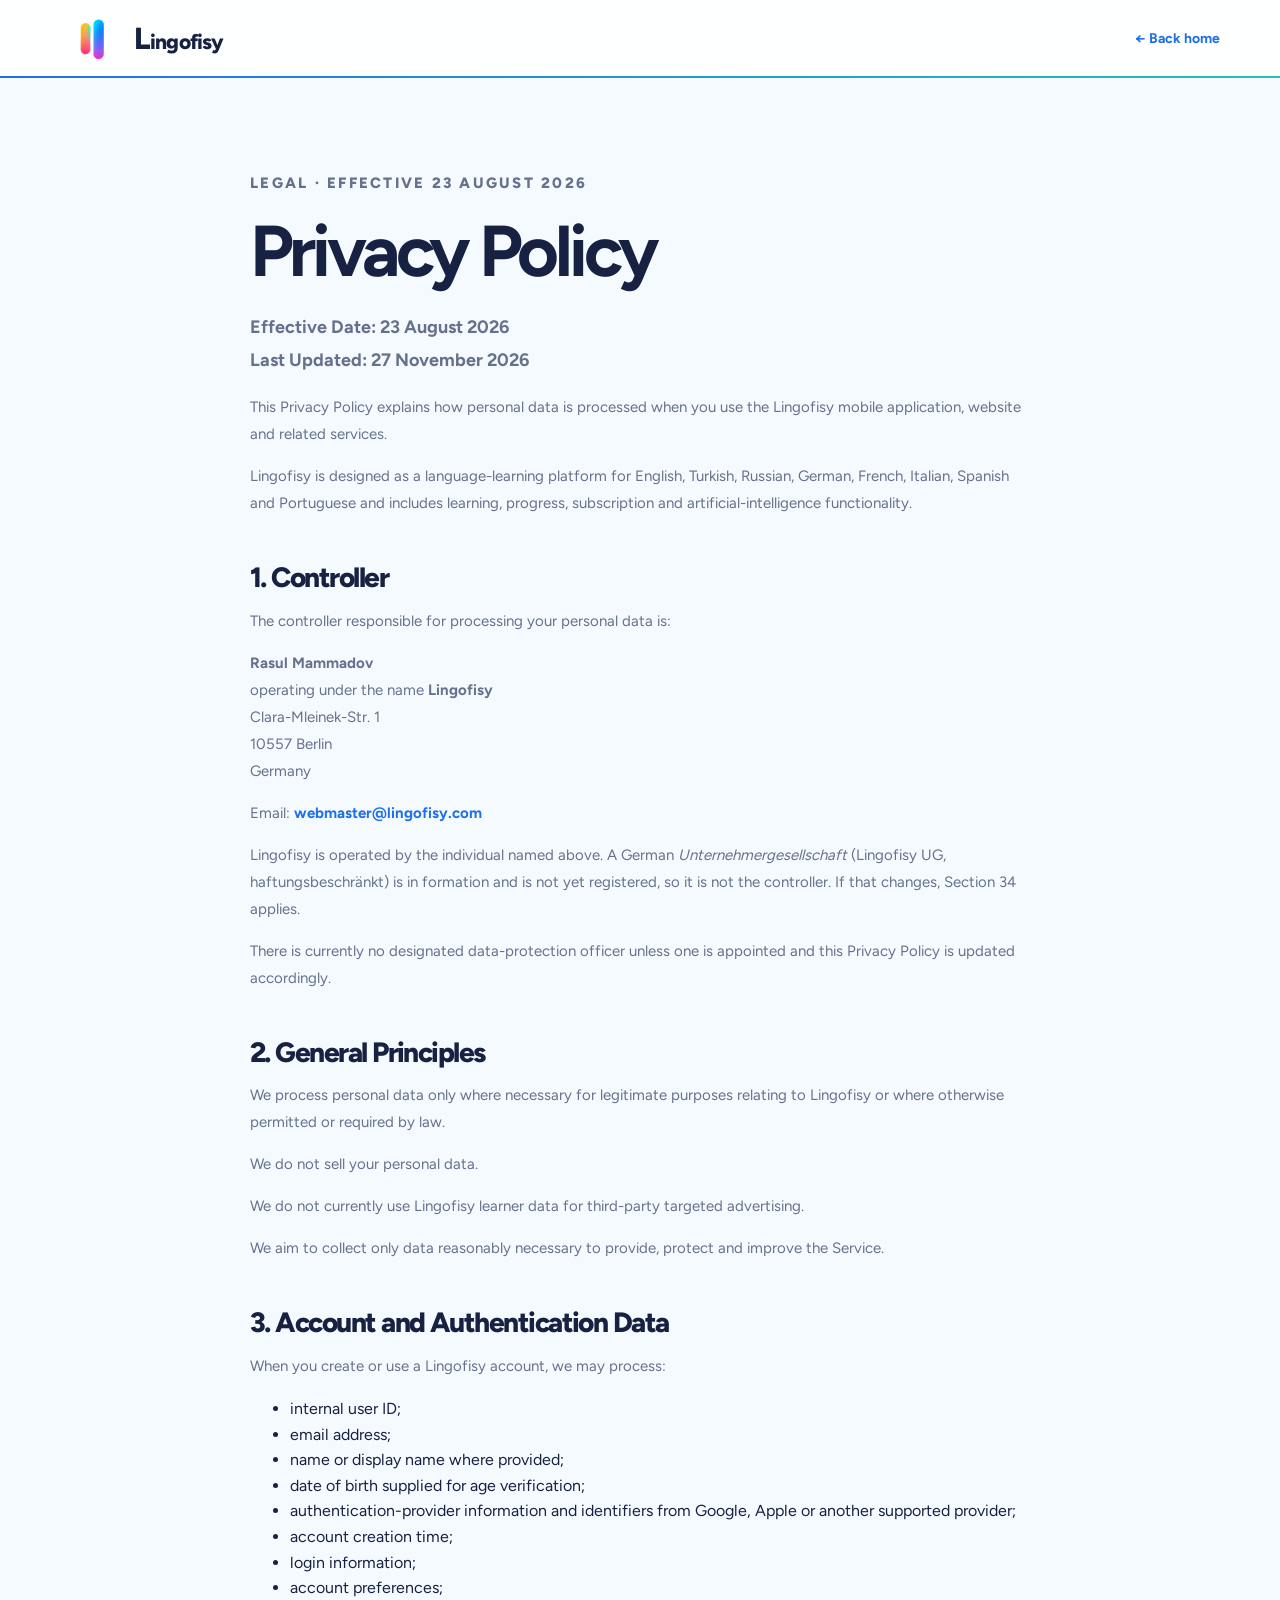
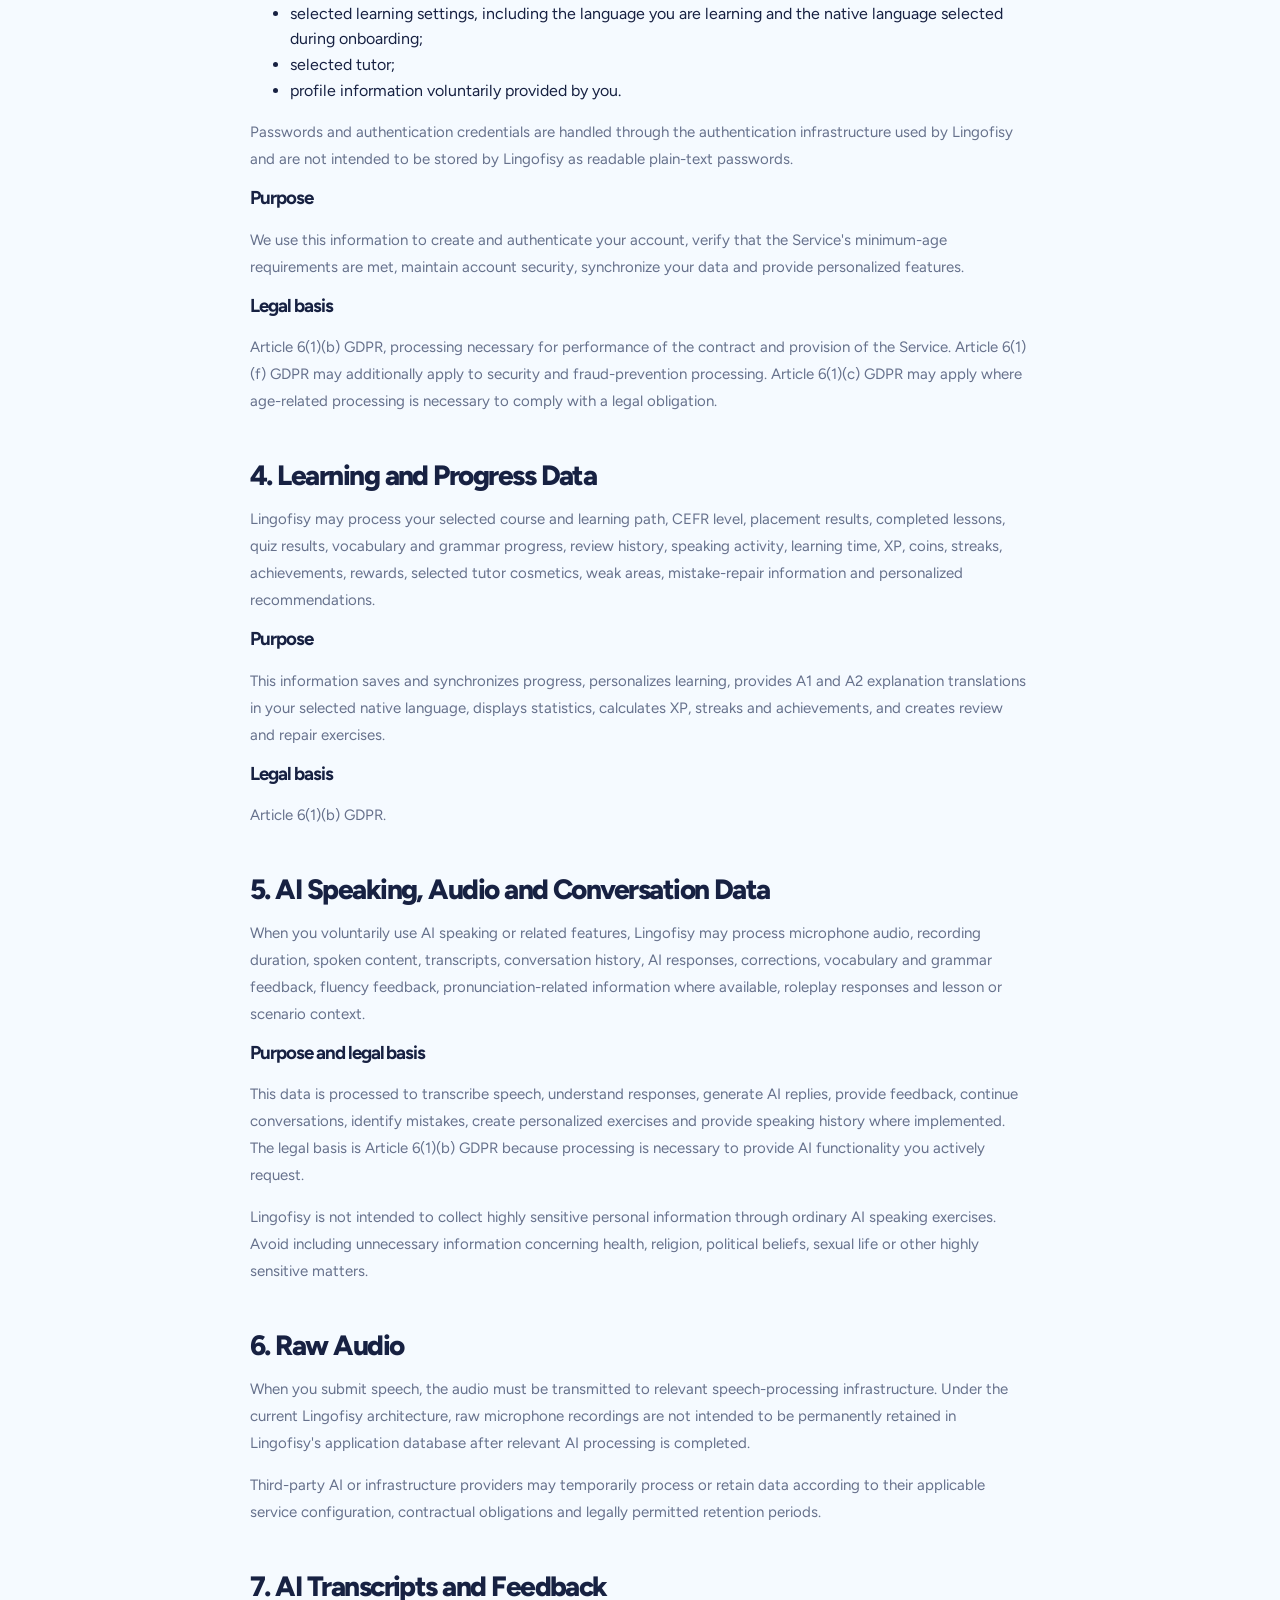
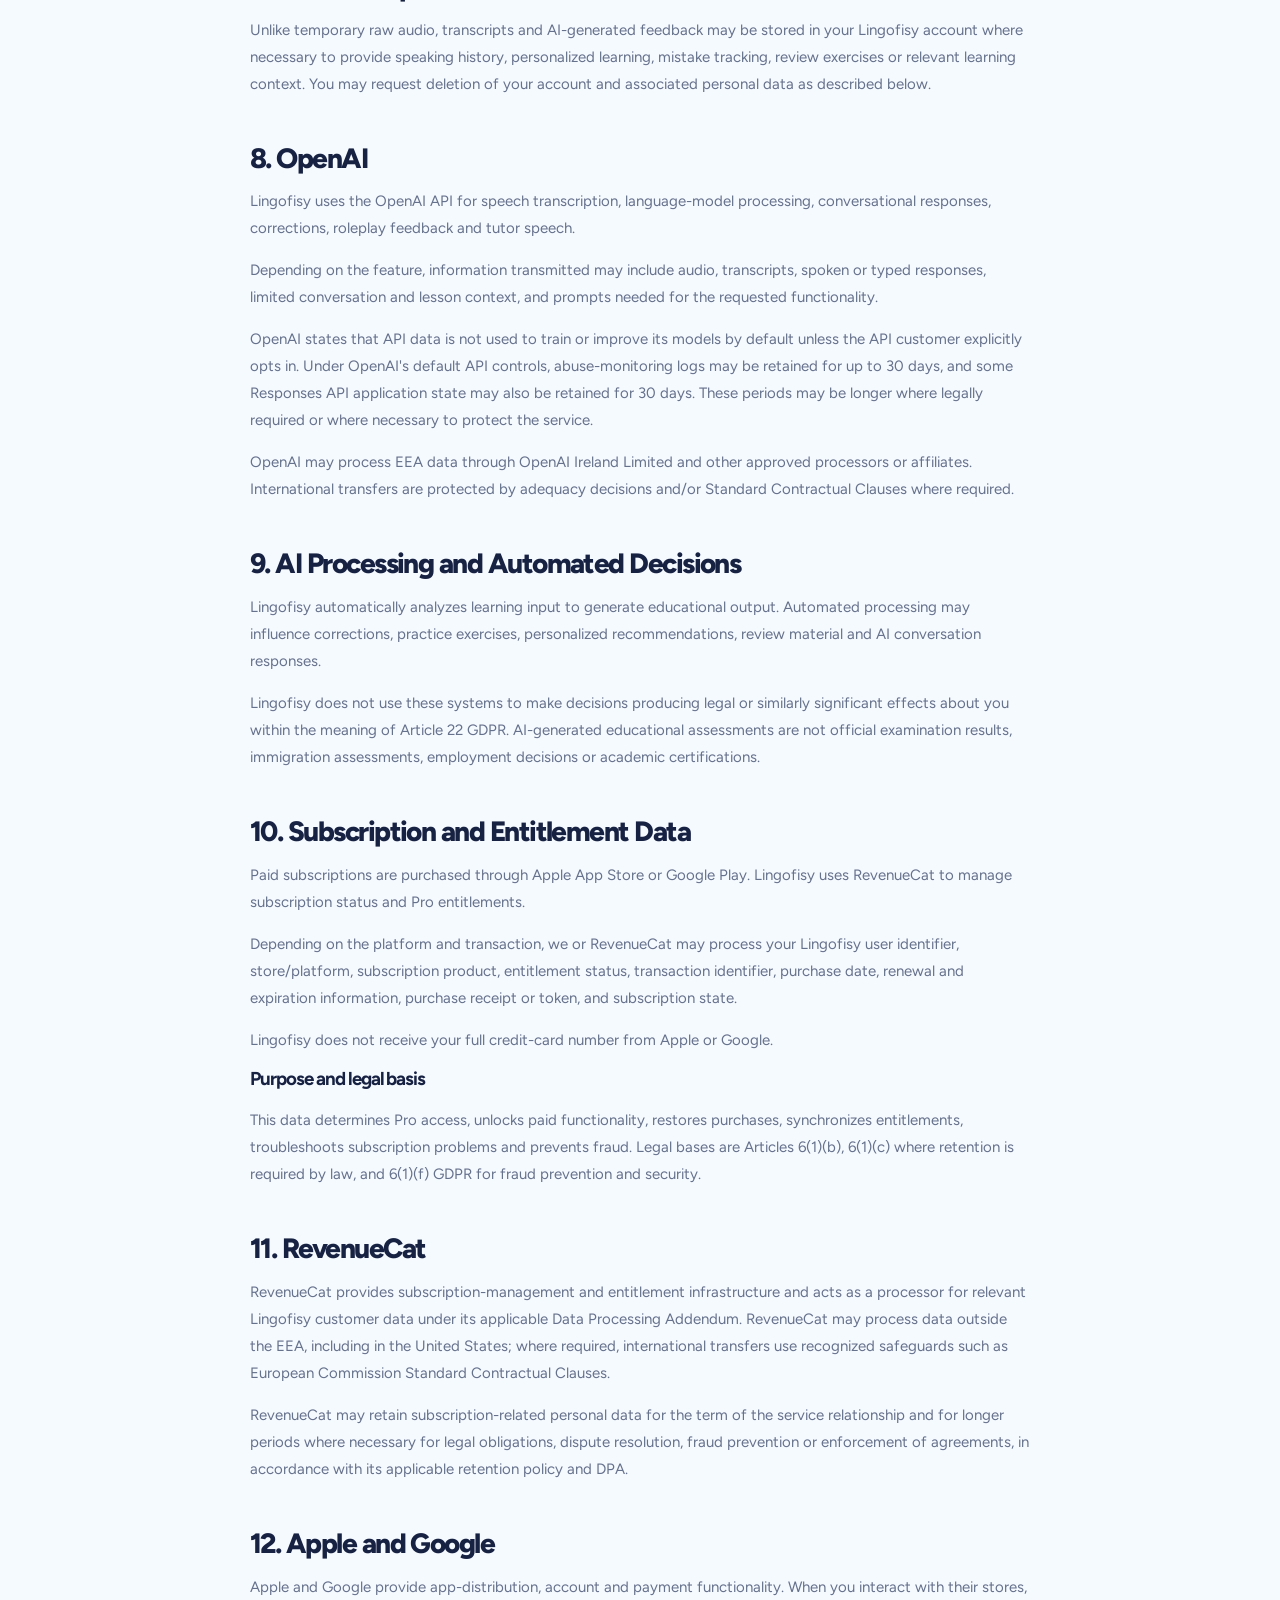
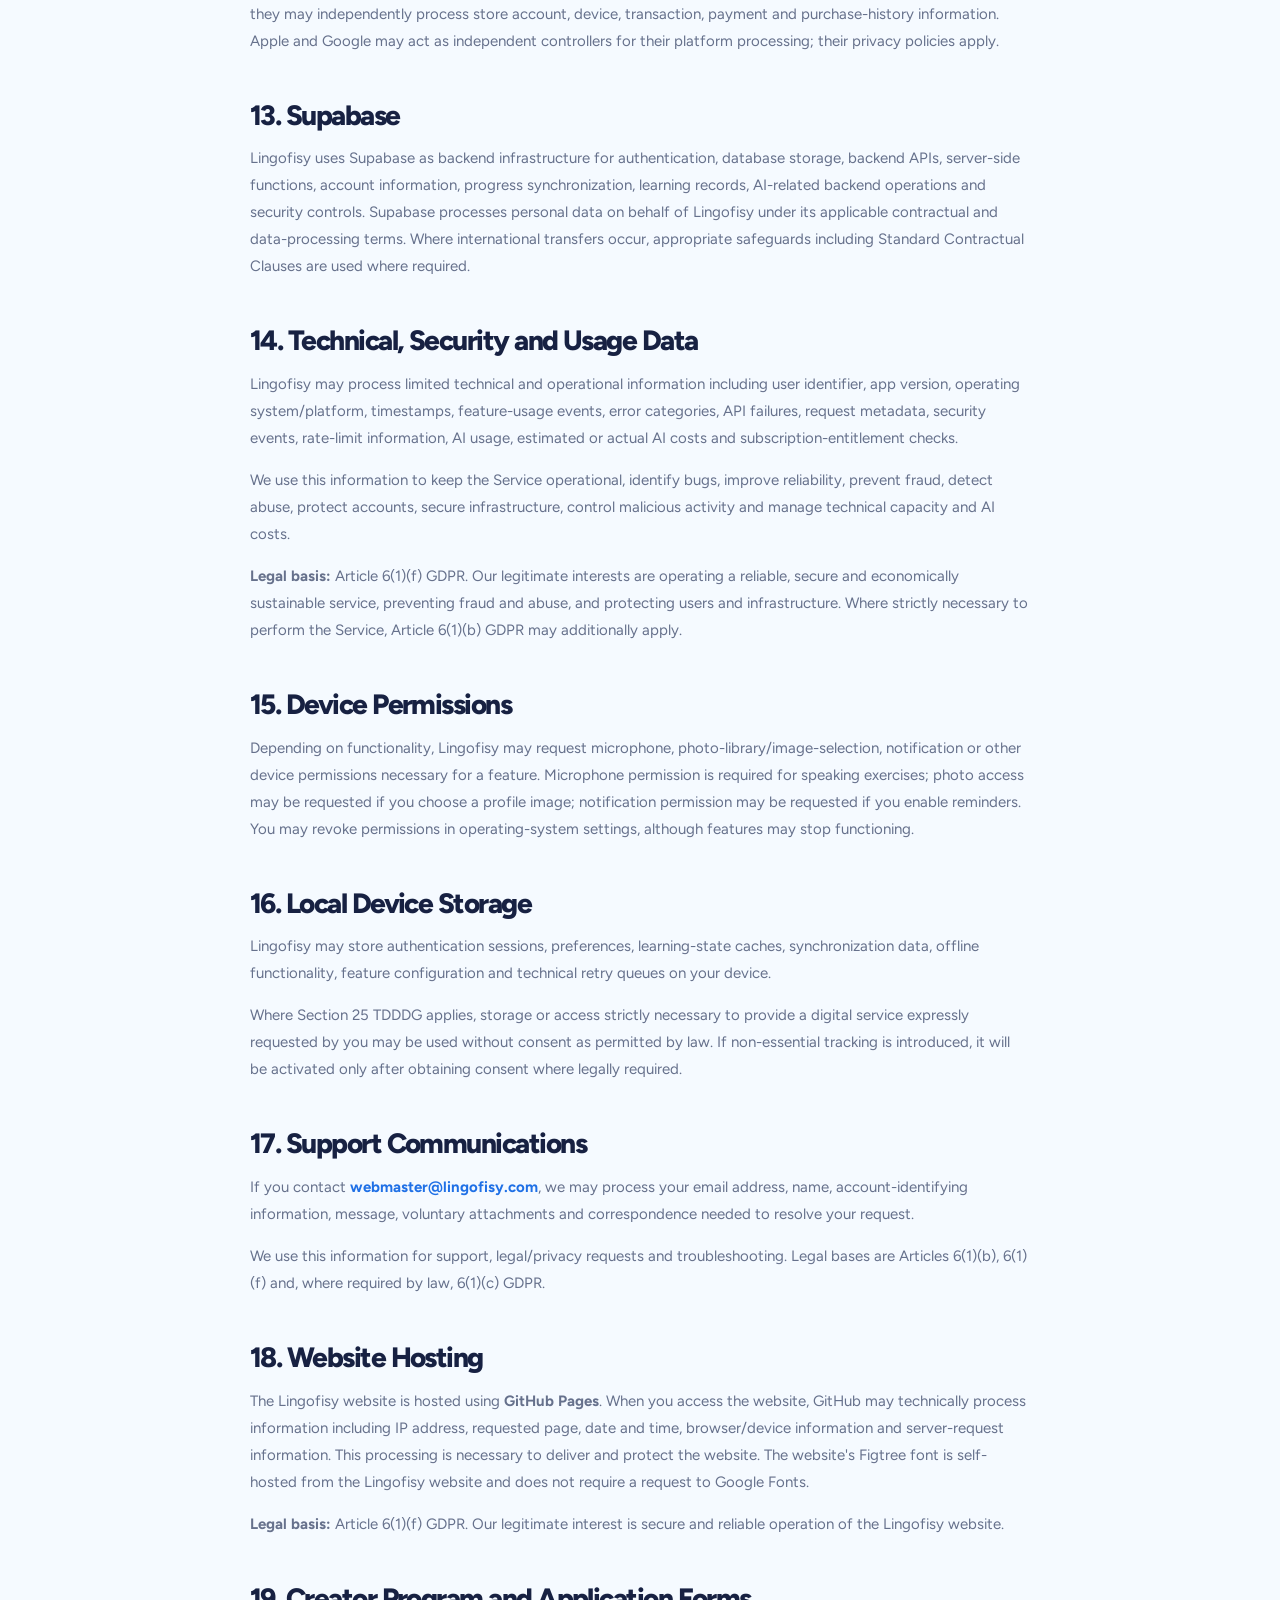
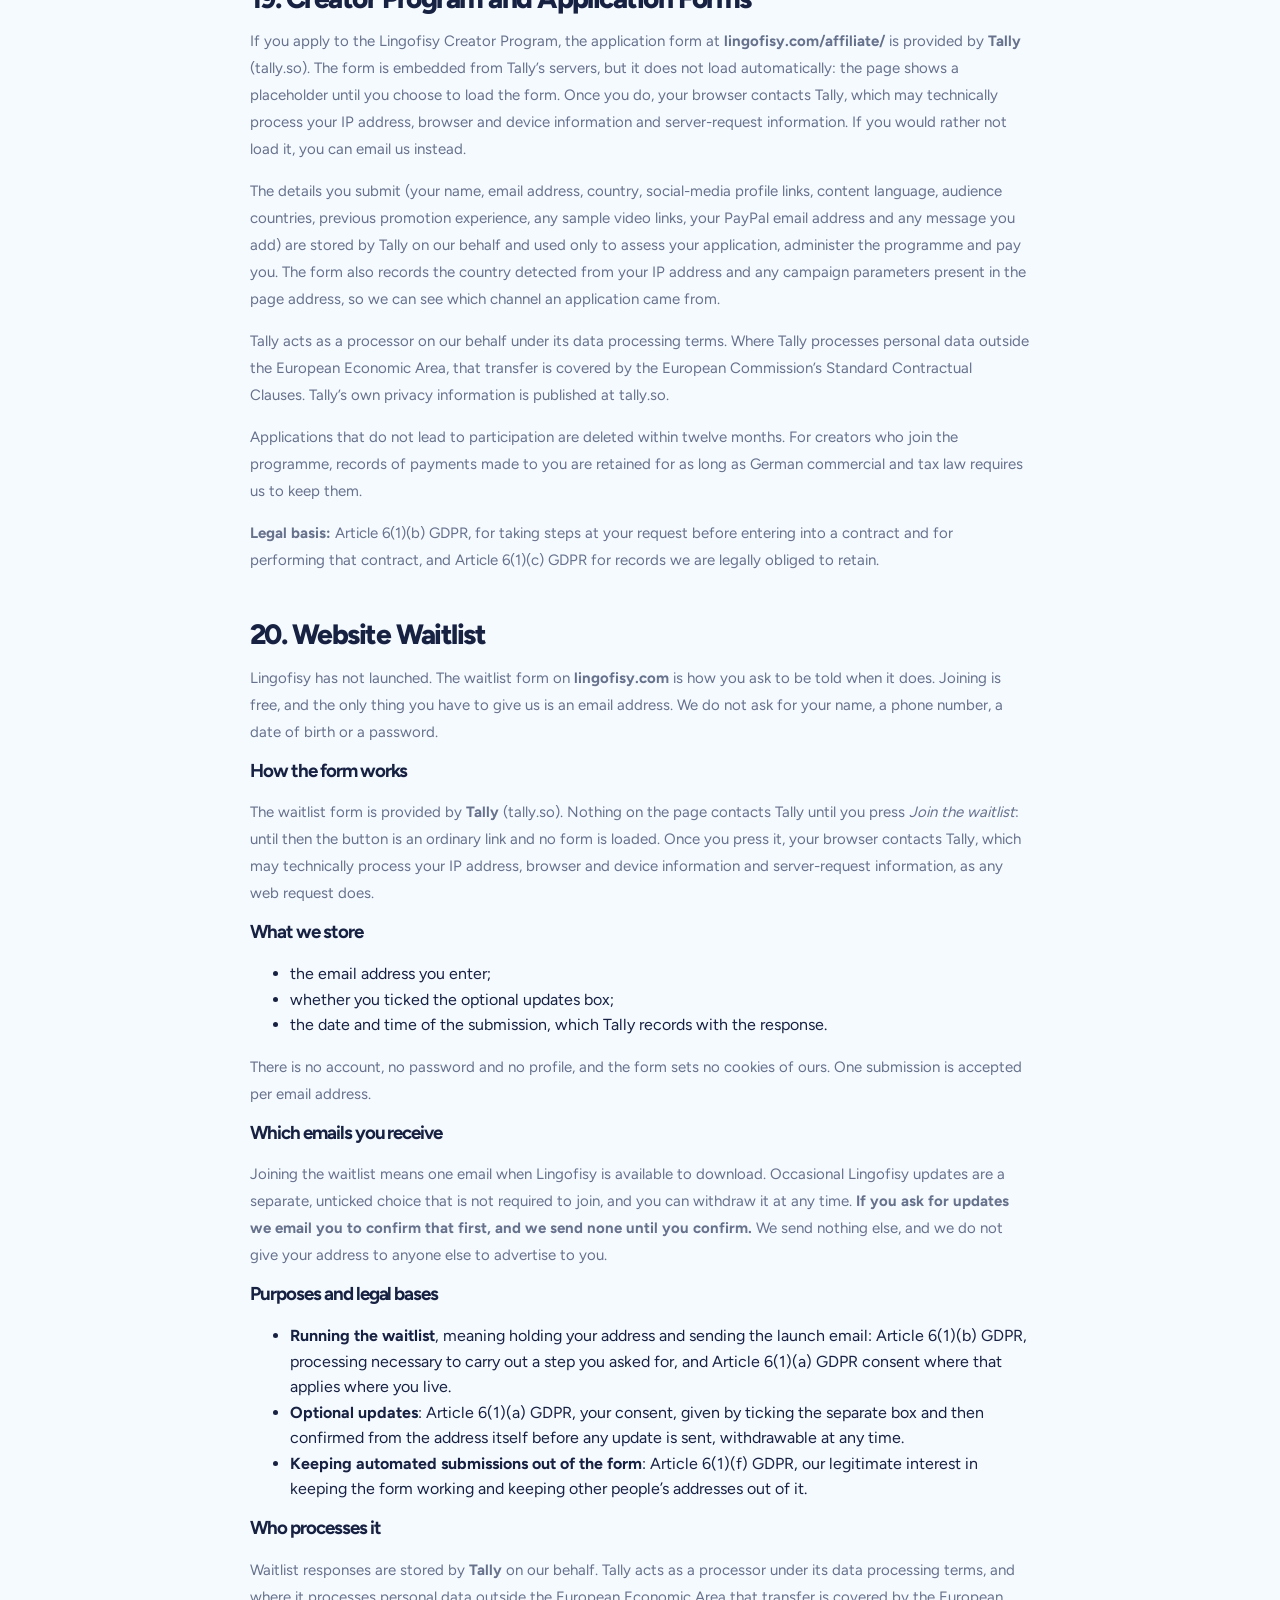
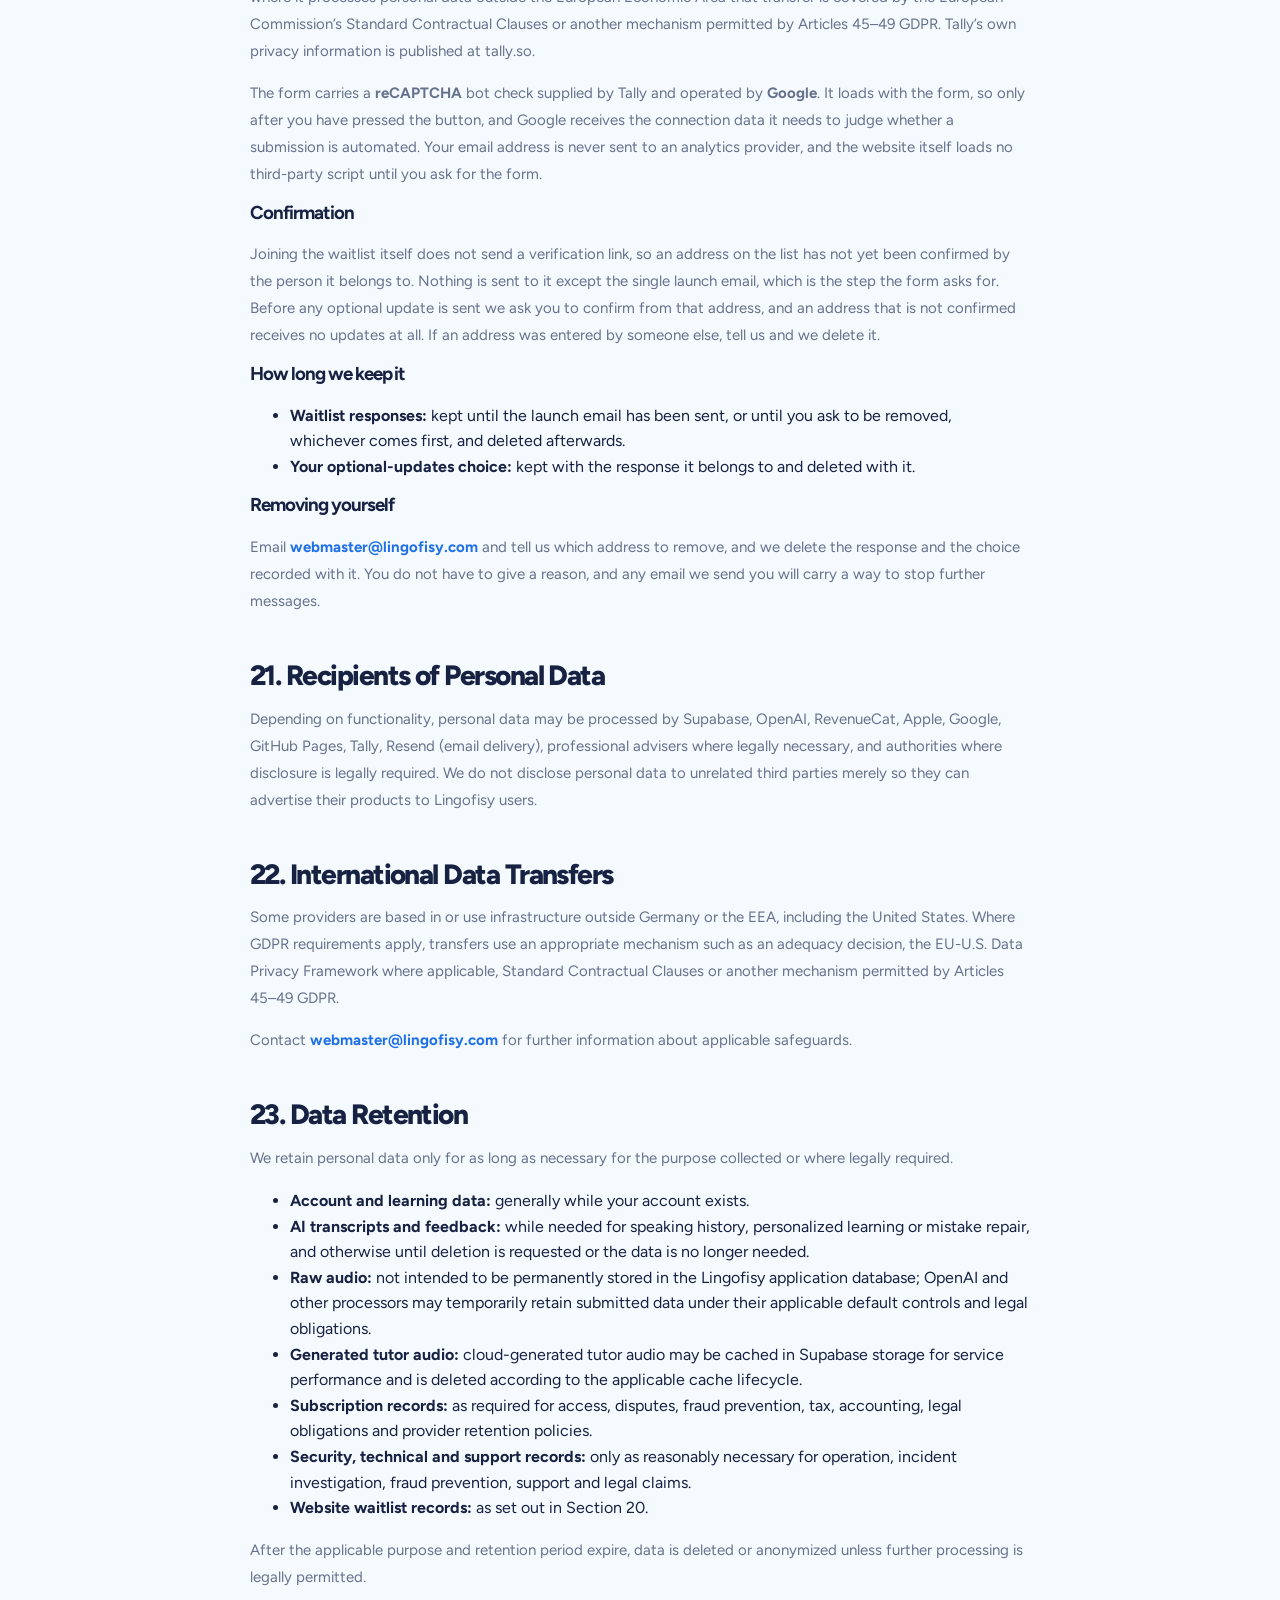
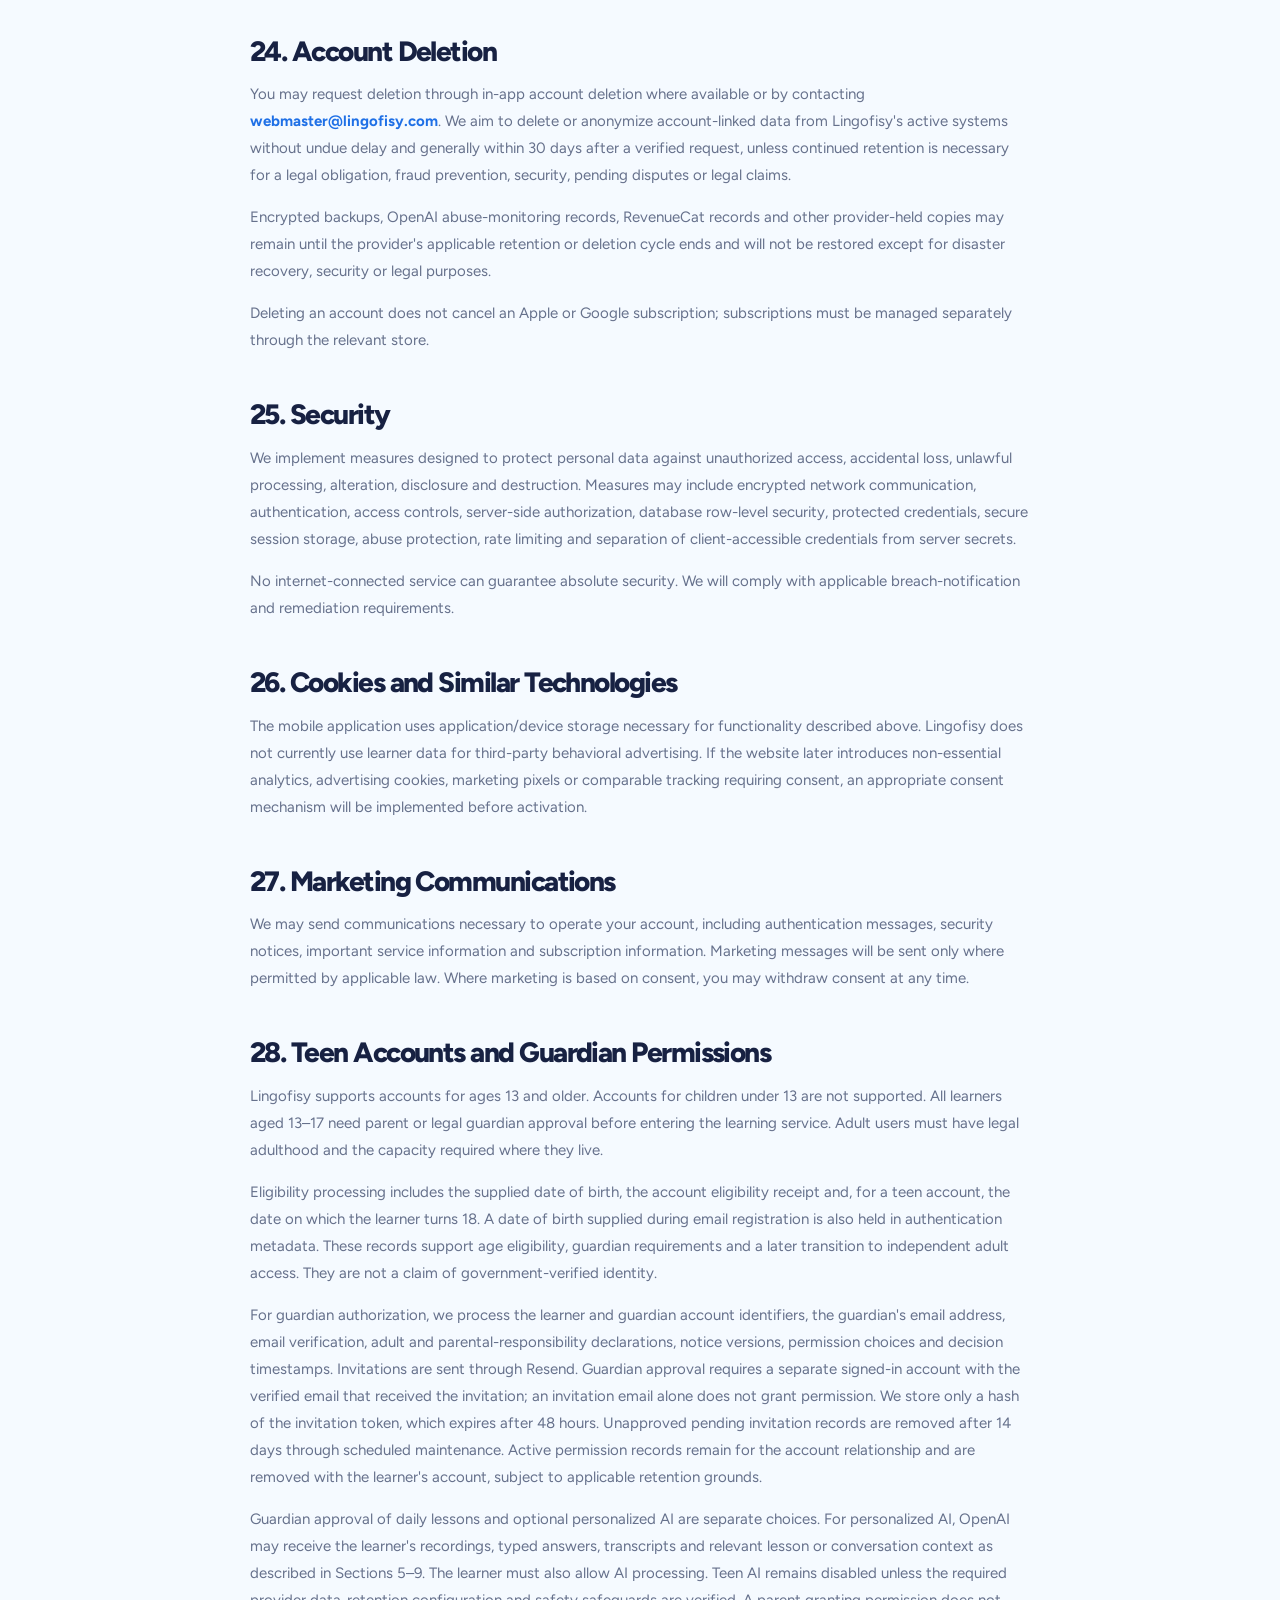
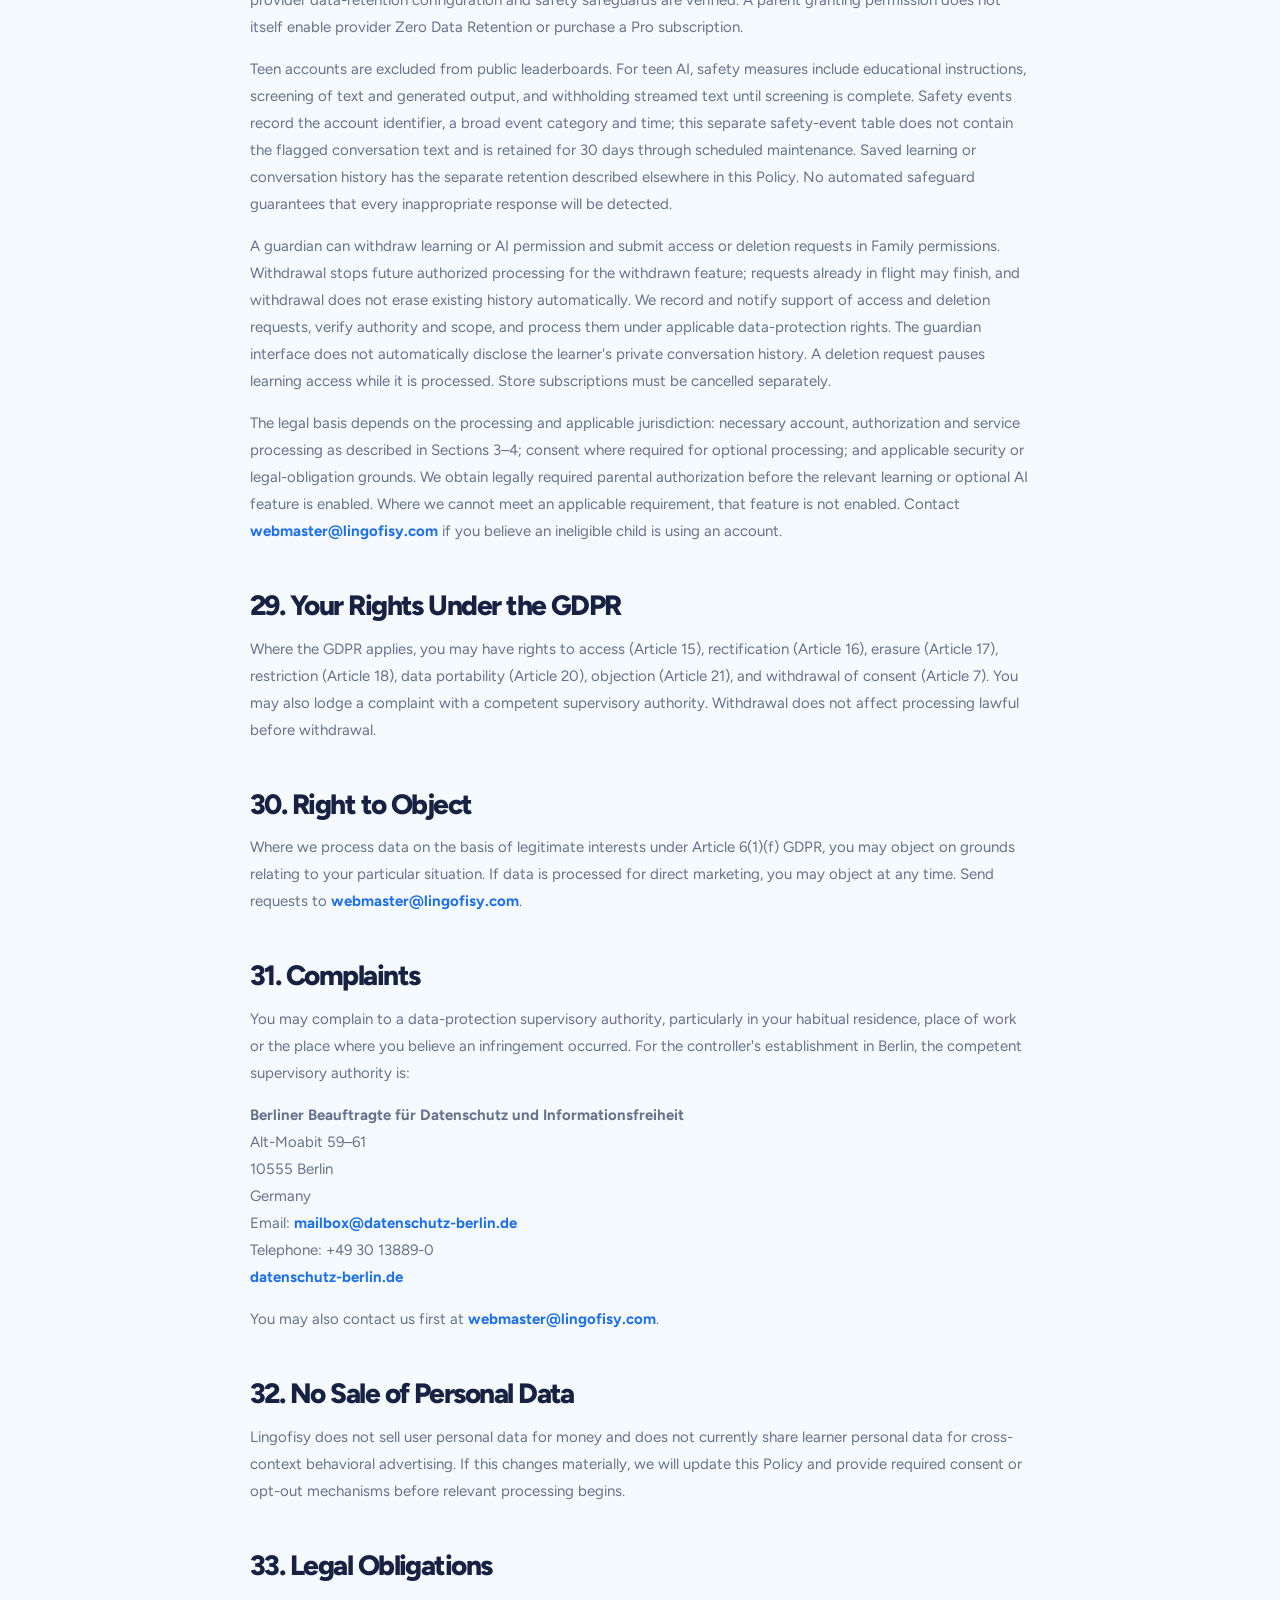
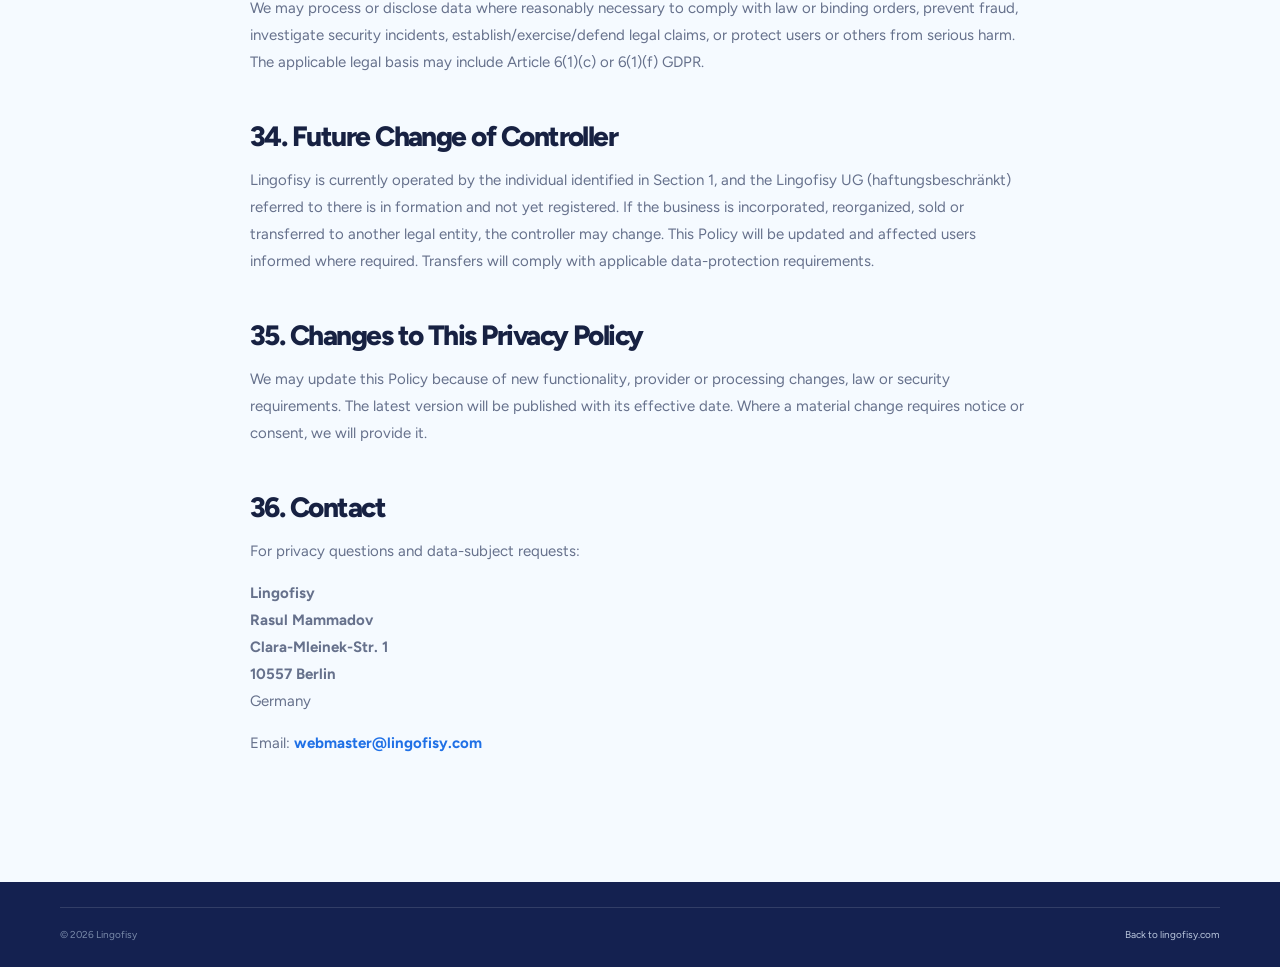
<file: legal/privacy.html>
<!doctype html>
<html lang="en">
<head><meta charset="UTF-8"><meta name="viewport" content="width=device-width,initial-scale=1">
  <link rel="icon" href="/favicon.ico" sizes="any">
  <link rel="icon" type="image/png" sizes="32x32" href="/assets/favicon-32.png">
  <link rel="icon" type="image/png" sizes="192x192" href="/assets/favicon-192.png">
  <link rel="apple-touch-icon" href="/assets/apple-touch-icon.png">
  <meta name="robots" content="index, follow, max-image-preview:large, max-snippet:-1">
  <link rel="canonical" href="https://lingofisy.com/legal/privacy.html">
  <meta property="og:type" content="website">
  <meta property="og:site_name" content="Lingofisy">
  <meta property="og:locale" content="en_US">
  <meta property="og:url" content="https://lingofisy.com/legal/privacy.html">
  <meta property="og:title" content="Privacy Policy, Lingofisy">
  <meta property="og:description" content="How Lingofisy processes personal data under the GDPR: account data, learning progress, AI speaking audio, processors, retention and your rights.">
  <meta property="og:image" content="https://lingofisy.com/assets/favicon-512.png">
  <meta property="og:image:width" content="512">
  <meta property="og:image:height" content="512">
  <meta property="og:image:alt" content="Lingofisy logo">
  <meta name="twitter:card" content="summary_large_image">
  <meta name="twitter:title" content="Privacy Policy, Lingofisy">
  <meta name="twitter:description" content="How Lingofisy processes personal data under the GDPR: account data, learning progress, AI speaking audio, processors, retention and your rights.">
  <meta name="twitter:image" content="https://lingofisy.com/assets/favicon-512.png"><meta name="description" content="Privacy Policy for Lingofisy."><title>Privacy Policy, Lingofisy</title><link rel="stylesheet" href="../styles.css?v=53"></head>
<body class="legal-page"><header class="site-header"><div class="container nav-wrap"><a class="brand" href="../"><img class="brand-image" src="../assets/lingofisy-logo.webp" width="64" height="64" alt="Lingofisy logo"><span class="wordmark"><span class="wordmark-initial">L</span>ingofisy</span></a><a class="text-link" href="../">← Back home</a></div></header>
<main class="legal-main"><article class="container legal-content terms-content">
<p class="eyebrow">Legal · Effective 23 August 2026</p><h1>Privacy Policy</h1><p class="legal-lead"><strong>Effective Date: 23 August 2026</strong><br><strong>Last Updated: 27 November 2026</strong></p>
<p>This Privacy Policy explains how personal data is processed when you use the Lingofisy mobile application, website and related services.</p><p>Lingofisy is designed as a language-learning platform for English, Turkish, Russian, German, French, Italian, Spanish and Portuguese and includes learning, progress, subscription and artificial-intelligence functionality.</p>
<h2>1. Controller</h2><p>The controller responsible for processing your personal data is:</p><p><strong>Rasul Mammadov</strong><br>operating under the name <strong>Lingofisy</strong><br>Clara-Mleinek-Str. 1<br>10557 Berlin<br>Germany</p><p>Email: <a href="mailto:webmaster@lingofisy.com">webmaster@lingofisy.com</a></p><p>Lingofisy is operated by the individual named above. A German <em>Unternehmergesellschaft</em> (Lingofisy UG, haftungsbeschr&#228;nkt) is in formation and is not yet registered, so it is not the controller. If that changes, Section 34 applies.</p><p>There is currently no designated data-protection officer unless one is appointed and this Privacy Policy is updated accordingly.</p>
<h2>2. General Principles</h2><p>We process personal data only where necessary for legitimate purposes relating to Lingofisy or where otherwise permitted or required by law.</p><p>We do not sell your personal data.</p><p>We do not currently use Lingofisy learner data for third-party targeted advertising.</p><p>We aim to collect only data reasonably necessary to provide, protect and improve the Service.</p>
<h2>3. Account and Authentication Data</h2><p>When you create or use a Lingofisy account, we may process:</p><ul><li>internal user ID;</li><li>email address;</li><li>name or display name where provided;</li><li>date of birth supplied for age verification;</li><li>authentication-provider information and identifiers from Google, Apple or another supported provider;</li><li>account creation time;</li><li>login information;</li><li>account preferences;</li><li>selected learning settings, including the language you are learning and the native language selected during onboarding;</li><li>selected tutor;</li><li>profile information voluntarily provided by you.</li></ul><p>Passwords and authentication credentials are handled through the authentication infrastructure used by Lingofisy and are not intended to be stored by Lingofisy as readable plain-text passwords.</p><h3>Purpose</h3><p>We use this information to create and authenticate your account, verify that the Service's minimum-age requirements are met, maintain account security, synchronize your data and provide personalized features.</p><h3>Legal basis</h3><p>Article 6(1)(b) GDPR, processing necessary for performance of the contract and provision of the Service. Article 6(1)(f) GDPR may additionally apply to security and fraud-prevention processing. Article 6(1)(c) GDPR may apply where age-related processing is necessary to comply with a legal obligation.</p>
<h2>4. Learning and Progress Data</h2><p>Lingofisy may process your selected course and learning path, CEFR level, placement results, completed lessons, quiz results, vocabulary and grammar progress, review history, speaking activity, learning time, XP, coins, streaks, achievements, rewards, selected tutor cosmetics, weak areas, mistake-repair information and personalized recommendations.</p><h3>Purpose</h3><p>This information saves and synchronizes progress, personalizes learning, provides A1 and A2 explanation translations in your selected native language, displays statistics, calculates XP, streaks and achievements, and creates review and repair exercises.</p><h3>Legal basis</h3><p>Article 6(1)(b) GDPR.</p>
<h2>5. AI Speaking, Audio and Conversation Data</h2><p>When you voluntarily use AI speaking or related features, Lingofisy may process microphone audio, recording duration, spoken content, transcripts, conversation history, AI responses, corrections, vocabulary and grammar feedback, fluency feedback, pronunciation-related information where available, roleplay responses and lesson or scenario context.</p><h3>Purpose and legal basis</h3><p>This data is processed to transcribe speech, understand responses, generate AI replies, provide feedback, continue conversations, identify mistakes, create personalized exercises and provide speaking history where implemented. The legal basis is Article 6(1)(b) GDPR because processing is necessary to provide AI functionality you actively request.</p><p>Lingofisy is not intended to collect highly sensitive personal information through ordinary AI speaking exercises. Avoid including unnecessary information concerning health, religion, political beliefs, sexual life or other highly sensitive matters.</p>
<h2>6. Raw Audio</h2><p>When you submit speech, the audio must be transmitted to relevant speech-processing infrastructure. Under the current Lingofisy architecture, raw microphone recordings are not intended to be permanently retained in Lingofisy's application database after relevant AI processing is completed.</p><p>Third-party AI or infrastructure providers may temporarily process or retain data according to their applicable service configuration, contractual obligations and legally permitted retention periods.</p>
<h2>7. AI Transcripts and Feedback</h2><p>Unlike temporary raw audio, transcripts and AI-generated feedback may be stored in your Lingofisy account where necessary to provide speaking history, personalized learning, mistake tracking, review exercises or relevant learning context. You may request deletion of your account and associated personal data as described below.</p>
<h2>8. OpenAI</h2><p>Lingofisy uses the OpenAI API for speech transcription, language-model processing, conversational responses, corrections, roleplay feedback and tutor speech.</p><p>Depending on the feature, information transmitted may include audio, transcripts, spoken or typed responses, limited conversation and lesson context, and prompts needed for the requested functionality.</p><p>OpenAI states that API data is not used to train or improve its models by default unless the API customer explicitly opts in. Under OpenAI's default API controls, abuse-monitoring logs may be retained for up to 30 days, and some Responses API application state may also be retained for 30 days. These periods may be longer where legally required or where necessary to protect the service.</p><p>OpenAI may process EEA data through OpenAI Ireland Limited and other approved processors or affiliates. International transfers are protected by adequacy decisions and/or Standard Contractual Clauses where required.</p>
<h2>9. AI Processing and Automated Decisions</h2><p>Lingofisy automatically analyzes learning input to generate educational output. Automated processing may influence corrections, practice exercises, personalized recommendations, review material and AI conversation responses.</p><p>Lingofisy does not use these systems to make decisions producing legal or similarly significant effects about you within the meaning of Article 22 GDPR. AI-generated educational assessments are not official examination results, immigration assessments, employment decisions or academic certifications.</p>
<h2>10. Subscription and Entitlement Data</h2><p>Paid subscriptions are purchased through Apple App Store or Google Play. Lingofisy uses RevenueCat to manage subscription status and Pro entitlements.</p><p>Depending on the platform and transaction, we or RevenueCat may process your Lingofisy user identifier, store/platform, subscription product, entitlement status, transaction identifier, purchase date, renewal and expiration information, purchase receipt or token, and subscription state.</p><p>Lingofisy does not receive your full credit-card number from Apple or Google.</p><h3>Purpose and legal basis</h3><p>This data determines Pro access, unlocks paid functionality, restores purchases, synchronizes entitlements, troubleshoots subscription problems and prevents fraud. Legal bases are Articles 6(1)(b), 6(1)(c) where retention is required by law, and 6(1)(f) GDPR for fraud prevention and security.</p>
<h2>11. RevenueCat</h2><p>RevenueCat provides subscription-management and entitlement infrastructure and acts as a processor for relevant Lingofisy customer data under its applicable Data Processing Addendum. RevenueCat may process data outside the EEA, including in the United States; where required, international transfers use recognized safeguards such as European Commission Standard Contractual Clauses.</p><p>RevenueCat may retain subscription-related personal data for the term of the service relationship and for longer periods where necessary for legal obligations, dispute resolution, fraud prevention or enforcement of agreements, in accordance with its applicable retention policy and DPA.</p>
<h2>12. Apple and Google</h2><p>Apple and Google provide app-distribution, account and payment functionality. When you interact with their stores, they may independently process store account, device, transaction, payment and purchase-history information. Apple and Google may act as independent controllers for their platform processing; their privacy policies apply.</p>
<h2>13. Supabase</h2><p>Lingofisy uses Supabase as backend infrastructure for authentication, database storage, backend APIs, server-side functions, account information, progress synchronization, learning records, AI-related backend operations and security controls. Supabase processes personal data on behalf of Lingofisy under its applicable contractual and data-processing terms. Where international transfers occur, appropriate safeguards including Standard Contractual Clauses are used where required.</p>
<h2>14. Technical, Security and Usage Data</h2><p>Lingofisy may process limited technical and operational information including user identifier, app version, operating system/platform, timestamps, feature-usage events, error categories, API failures, request metadata, security events, rate-limit information, AI usage, estimated or actual AI costs and subscription-entitlement checks.</p><p>We use this information to keep the Service operational, identify bugs, improve reliability, prevent fraud, detect abuse, protect accounts, secure infrastructure, control malicious activity and manage technical capacity and AI costs.</p><p><strong>Legal basis:</strong> Article 6(1)(f) GDPR. Our legitimate interests are operating a reliable, secure and economically sustainable service, preventing fraud and abuse, and protecting users and infrastructure. Where strictly necessary to perform the Service, Article 6(1)(b) GDPR may additionally apply.</p>
<h2>15. Device Permissions</h2><p>Depending on functionality, Lingofisy may request microphone, photo-library/image-selection, notification or other device permissions necessary for a feature. Microphone permission is required for speaking exercises; photo access may be requested if you choose a profile image; notification permission may be requested if you enable reminders. You may revoke permissions in operating-system settings, although features may stop functioning.</p>
<h2>16. Local Device Storage</h2><p>Lingofisy may store authentication sessions, preferences, learning-state caches, synchronization data, offline functionality, feature configuration and technical retry queues on your device.</p><p>Where Section 25 TDDDG applies, storage or access strictly necessary to provide a digital service expressly requested by you may be used without consent as permitted by law. If non-essential tracking is introduced, it will be activated only after obtaining consent where legally required.</p>
<h2>17. Support Communications</h2><p>If you contact <a href="mailto:webmaster@lingofisy.com">webmaster@lingofisy.com</a>, we may process your email address, name, account-identifying information, message, voluntary attachments and correspondence needed to resolve your request.</p><p>We use this information for support, legal/privacy requests and troubleshooting. Legal bases are Articles 6(1)(b), 6(1)(f) and, where required by law, 6(1)(c) GDPR.</p>
<h2>18. Website Hosting</h2><p>The Lingofisy website is hosted using <strong>GitHub Pages</strong>. When you access the website, GitHub may technically process information including IP address, requested page, date and time, browser/device information and server-request information. This processing is necessary to deliver and protect the website. The website's Figtree font is self-hosted from the Lingofisy website and does not require a request to Google Fonts.</p><p><strong>Legal basis:</strong> Article 6(1)(f) GDPR. Our legitimate interest is secure and reliable operation of the Lingofisy website.</p>
<h2>19. Creator Program and Application Forms</h2><p>If you apply to the Lingofisy Creator Program, the application form at <strong>lingofisy.com/affiliate/</strong> is provided by <strong>Tally</strong> (tally.so). The form is embedded from Tally’s servers, but it does not load automatically: the page shows a placeholder until you choose to load the form. Once you do, your browser contacts Tally, which may technically process your IP address, browser and device information and server-request information. If you would rather not load it, you can email us instead.</p><p>The details you submit (your name, email address, country, social-media profile links, content language, audience countries, previous promotion experience, any sample video links, your PayPal email address and any message you add) are stored by Tally on our behalf and used only to assess your application, administer the programme and pay you. The form also records the country detected from your IP address and any campaign parameters present in the page address, so we can see which channel an application came from.</p><p>Tally acts as a processor on our behalf under its data processing terms. Where Tally processes personal data outside the European Economic Area, that transfer is covered by the European Commission’s Standard Contractual Clauses. Tally’s own privacy information is published at tally.so.</p><p>Applications that do not lead to participation are deleted within twelve months. For creators who join the programme, records of payments made to you are retained for as long as German commercial and tax law requires us to keep them.</p><p><strong>Legal basis:</strong> Article 6(1)(b) GDPR, for taking steps at your request before entering into a contract and for performing that contract, and Article 6(1)(c) GDPR for records we are legally obliged to retain.</p>
<h2>20. Website Waitlist</h2><p>Lingofisy has not launched. The waitlist form on <strong>lingofisy.com</strong> is how you ask to be told when it does. Joining is free, and the only thing you have to give us is an email address. We do not ask for your name, a phone number, a date of birth or a password.</p><h3>How the form works</h3><p>The waitlist form is provided by <strong>Tally</strong> (tally.so). Nothing on the page contacts Tally until you press <em>Join the waitlist</em>: until then the button is an ordinary link and no form is loaded. Once you press it, your browser contacts Tally, which may technically process your IP address, browser and device information and server-request information, as any web request does.</p><h3>What we store</h3><ul><li>the email address you enter;</li><li>whether you ticked the optional updates box;</li><li>the date and time of the submission, which Tally records with the response.</li></ul><p>There is no account, no password and no profile, and the form sets no cookies of ours. One submission is accepted per email address.</p><h3>Which emails you receive</h3><p>Joining the waitlist means one email when Lingofisy is available to download. Occasional Lingofisy updates are a separate, unticked choice that is not required to join, and you can withdraw it at any time. <strong>If you ask for updates we email you to confirm that first, and we send none until you confirm.</strong> We send nothing else, and we do not give your address to anyone else to advertise to you.</p><h3>Purposes and legal bases</h3><ul><li><strong>Running the waitlist</strong>, meaning holding your address and sending the launch email: Article 6(1)(b) GDPR, processing necessary to carry out a step you asked for, and Article 6(1)(a) GDPR consent where that applies where you live.</li><li><strong>Optional updates</strong>: Article 6(1)(a) GDPR, your consent, given by ticking the separate box and then confirmed from the address itself before any update is sent, withdrawable at any time.</li><li><strong>Keeping automated submissions out of the form</strong>: Article 6(1)(f) GDPR, our legitimate interest in keeping the form working and keeping other people&#8217;s addresses out of it.</li></ul><h3>Who processes it</h3><p>Waitlist responses are stored by <strong>Tally</strong> on our behalf. Tally acts as a processor under its data processing terms, and where it processes personal data outside the European Economic Area that transfer is covered by the European Commission&#8217;s Standard Contractual Clauses or another mechanism permitted by Articles 45&#8211;49 GDPR. Tally&#8217;s own privacy information is published at tally.so.</p><p>The form carries a <strong>reCAPTCHA</strong> bot check supplied by Tally and operated by <strong>Google</strong>. It loads with the form, so only after you have pressed the button, and Google receives the connection data it needs to judge whether a submission is automated. Your email address is never sent to an analytics provider, and the website itself loads no third-party script until you ask for the form.</p><h3>Confirmation</h3><p>Joining the waitlist itself does not send a verification link, so an address on the list has not yet been confirmed by the person it belongs to. Nothing is sent to it except the single launch email, which is the step the form asks for. Before any optional update is sent we ask you to confirm from that address, and an address that is not confirmed receives no updates at all. If an address was entered by someone else, tell us and we delete it.</p><h3>How long we keep it</h3><ul><li><strong>Waitlist responses:</strong> kept until the launch email has been sent, or until you ask to be removed, whichever comes first, and deleted afterwards.</li><li><strong>Your optional-updates choice:</strong> kept with the response it belongs to and deleted with it.</li></ul><h3>Removing yourself</h3><p>Email <a href="mailto:webmaster@lingofisy.com">webmaster@lingofisy.com</a> and tell us which address to remove, and we delete the response and the choice recorded with it. You do not have to give a reason, and any email we send you will carry a way to stop further messages.</p><h2>21. Recipients of Personal Data</h2><p>Depending on functionality, personal data may be processed by Supabase, OpenAI, RevenueCat, Apple, Google, GitHub Pages, Tally, Resend (email delivery), professional advisers where legally necessary, and authorities where disclosure is legally required. We do not disclose personal data to unrelated third parties merely so they can advertise their products to Lingofisy users.</p>
<h2>22. International Data Transfers</h2><p>Some providers are based in or use infrastructure outside Germany or the EEA, including the United States. Where GDPR requirements apply, transfers use an appropriate mechanism such as an adequacy decision, the EU-U.S. Data Privacy Framework where applicable, Standard Contractual Clauses or another mechanism permitted by Articles 45–49 GDPR.</p><p>Contact <a href="mailto:webmaster@lingofisy.com">webmaster@lingofisy.com</a> for further information about applicable safeguards.</p>
<h2>23. Data Retention</h2><p>We retain personal data only for as long as necessary for the purpose collected or where legally required.</p><ul><li><strong>Account and learning data:</strong> generally while your account exists.</li><li><strong>AI transcripts and feedback:</strong> while needed for speaking history, personalized learning or mistake repair, and otherwise until deletion is requested or the data is no longer needed.</li><li><strong>Raw audio:</strong> not intended to be permanently stored in the Lingofisy application database; OpenAI and other processors may temporarily retain submitted data under their applicable default controls and legal obligations.</li><li><strong>Generated tutor audio:</strong> cloud-generated tutor audio may be cached in Supabase storage for service performance and is deleted according to the applicable cache lifecycle.</li><li><strong>Subscription records:</strong> as required for access, disputes, fraud prevention, tax, accounting, legal obligations and provider retention policies.</li><li><strong>Security, technical and support records:</strong> only as reasonably necessary for operation, incident investigation, fraud prevention, support and legal claims.</li><li><strong>Website waitlist records:</strong> as set out in Section 20.</li></ul><p>After the applicable purpose and retention period expire, data is deleted or anonymized unless further processing is legally permitted.</p>
<h2>24. Account Deletion</h2><p>You may request deletion through in-app account deletion where available or by contacting <a href="mailto:webmaster@lingofisy.com">webmaster@lingofisy.com</a>. We aim to delete or anonymize account-linked data from Lingofisy's active systems without undue delay and generally within 30 days after a verified request, unless continued retention is necessary for a legal obligation, fraud prevention, security, pending disputes or legal claims.</p><p>Encrypted backups, OpenAI abuse-monitoring records, RevenueCat records and other provider-held copies may remain until the provider's applicable retention or deletion cycle ends and will not be restored except for disaster recovery, security or legal purposes.</p><p>Deleting an account does not cancel an Apple or Google subscription; subscriptions must be managed separately through the relevant store.</p>
<h2>25. Security</h2><p>We implement measures designed to protect personal data against unauthorized access, accidental loss, unlawful processing, alteration, disclosure and destruction. Measures may include encrypted network communication, authentication, access controls, server-side authorization, database row-level security, protected credentials, secure session storage, abuse protection, rate limiting and separation of client-accessible credentials from server secrets.</p><p>No internet-connected service can guarantee absolute security. We will comply with applicable breach-notification and remediation requirements.</p>
<h2>26. Cookies and Similar Technologies</h2><p>The mobile application uses application/device storage necessary for functionality described above. Lingofisy does not currently use learner data for third-party behavioral advertising. If the website later introduces non-essential analytics, advertising cookies, marketing pixels or comparable tracking requiring consent, an appropriate consent mechanism will be implemented before activation.</p>
<h2>27. Marketing Communications</h2><p>We may send communications necessary to operate your account, including authentication messages, security notices, important service information and subscription information. Marketing messages will be sent only where permitted by applicable law. Where marketing is based on consent, you may withdraw consent at any time.</p>
<h2>28. Teen Accounts and Guardian Permissions</h2>
<p>Lingofisy supports accounts for ages 13 and older. Accounts for children under 13 are not supported. All learners aged 13–17 need parent or legal guardian approval before entering the learning service. Adult users must have legal adulthood and the capacity required where they live.</p>
<p>Eligibility processing includes the supplied date of birth, the account eligibility receipt and, for a teen account, the date on which the learner turns 18. A date of birth supplied during email registration is also held in authentication metadata. These records support age eligibility, guardian requirements and a later transition to independent adult access. They are not a claim of government-verified identity.</p>
<p>For guardian authorization, we process the learner and guardian account identifiers, the guardian's email address, email verification, adult and parental-responsibility declarations, notice versions, permission choices and decision timestamps. Invitations are sent through Resend. Guardian approval requires a separate signed-in account with the verified email that received the invitation; an invitation email alone does not grant permission. We store only a hash of the invitation token, which expires after 48 hours. Unapproved pending invitation records are removed after 14 days through scheduled maintenance. Active permission records remain for the account relationship and are removed with the learner's account, subject to applicable retention grounds.</p>
<p>Guardian approval of daily lessons and optional personalized AI are separate choices. For personalized AI, OpenAI may receive the learner's recordings, typed answers, transcripts and relevant lesson or conversation context as described in Sections 5–9. The learner must also allow AI processing. Teen AI remains disabled unless the required provider data-retention configuration and safety safeguards are verified. A parent granting permission does not itself enable provider Zero Data Retention or purchase a Pro subscription.</p>
<p>Teen accounts are excluded from public leaderboards. For teen AI, safety measures include educational instructions, screening of text and generated output, and withholding streamed text until screening is complete. Safety events record the account identifier, a broad event category and time; this separate safety-event table does not contain the flagged conversation text and is retained for 30 days through scheduled maintenance. Saved learning or conversation history has the separate retention described elsewhere in this Policy. No automated safeguard guarantees that every inappropriate response will be detected.</p>
<p>A guardian can withdraw learning or AI permission and submit access or deletion requests in Family permissions. Withdrawal stops future authorized processing for the withdrawn feature; requests already in flight may finish, and withdrawal does not erase existing history automatically. We record and notify support of access and deletion requests, verify authority and scope, and process them under applicable data-protection rights. The guardian interface does not automatically disclose the learner's private conversation history. A deletion request pauses learning access while it is processed. Store subscriptions must be cancelled separately.</p>
<p>The legal basis depends on the processing and applicable jurisdiction: necessary account, authorization and service processing as described in Sections 3–4; consent where required for optional processing; and applicable security or legal-obligation grounds. We obtain legally required parental authorization before the relevant learning or optional AI feature is enabled. Where we cannot meet an applicable requirement, that feature is not enabled. Contact <a href="mailto:webmaster@lingofisy.com">webmaster@lingofisy.com</a> if you believe an ineligible child is using an account.</p>
<h2>29. Your Rights Under the GDPR</h2><p>Where the GDPR applies, you may have rights to access (Article 15), rectification (Article 16), erasure (Article 17), restriction (Article 18), data portability (Article 20), objection (Article 21), and withdrawal of consent (Article 7). You may also lodge a complaint with a competent supervisory authority. Withdrawal does not affect processing lawful before withdrawal.</p>
<h2>30. Right to Object</h2><p>Where we process data on the basis of legitimate interests under Article 6(1)(f) GDPR, you may object on grounds relating to your particular situation. If data is processed for direct marketing, you may object at any time. Send requests to <a href="mailto:webmaster@lingofisy.com">webmaster@lingofisy.com</a>.</p>
<h2>31. Complaints</h2><p>You may complain to a data-protection supervisory authority, particularly in your habitual residence, place of work or the place where you believe an infringement occurred. For the controller's establishment in Berlin, the competent supervisory authority is:</p><p><strong>Berliner Beauftragte für Datenschutz und Informationsfreiheit</strong><br>Alt-Moabit 59–61<br>10555 Berlin<br>Germany<br>Email: <a href="mailto:mailbox@datenschutz-berlin.de">mailbox@datenschutz-berlin.de</a><br>Telephone: +49 30 13889-0<br><a href="https://www.datenschutz-berlin.de/" rel="noopener">datenschutz-berlin.de</a></p><p>You may also contact us first at <a href="mailto:webmaster@lingofisy.com">webmaster@lingofisy.com</a>.</p>
<h2>32. No Sale of Personal Data</h2><p>Lingofisy does not sell user personal data for money and does not currently share learner personal data for cross-context behavioral advertising. If this changes materially, we will update this Policy and provide required consent or opt-out mechanisms before relevant processing begins.</p>
<h2>33. Legal Obligations</h2><p>We may process or disclose data where reasonably necessary to comply with law or binding orders, prevent fraud, investigate security incidents, establish/exercise/defend legal claims, or protect users or others from serious harm. The applicable legal basis may include Article 6(1)(c) or 6(1)(f) GDPR.</p>
<h2>34. Future Change of Controller</h2><p>Lingofisy is currently operated by the individual identified in Section 1, and the Lingofisy UG (haftungsbeschr&#228;nkt) referred to there is in formation and not yet registered. If the business is incorporated, reorganized, sold or transferred to another legal entity, the controller may change. This Policy will be updated and affected users informed where required. Transfers will comply with applicable data-protection requirements.</p>
<h2>35. Changes to This Privacy Policy</h2><p>We may update this Policy because of new functionality, provider or processing changes, law or security requirements. The latest version will be published with its effective date. Where a material change requires notice or consent, we will provide it.</p>
<h2>36. Contact</h2><p>For privacy questions and data-subject requests:</p><p><strong>Lingofisy</strong><br><strong>Rasul Mammadov</strong><br><strong>Clara-Mleinek-Str. 1</strong><br><strong>10557 Berlin</strong><br>Germany</p><p>Email: <a href="mailto:webmaster@lingofisy.com">webmaster@lingofisy.com</a></p>
</article></main><footer><div class="container footer-bottom"><span>© <span data-year>2026</span> Lingofisy</span><a href="../">Back to lingofisy.com</a></div></footer><script>document.querySelector('[data-year]').textContent=new Date().getFullYear()</script></body></html>
</file>
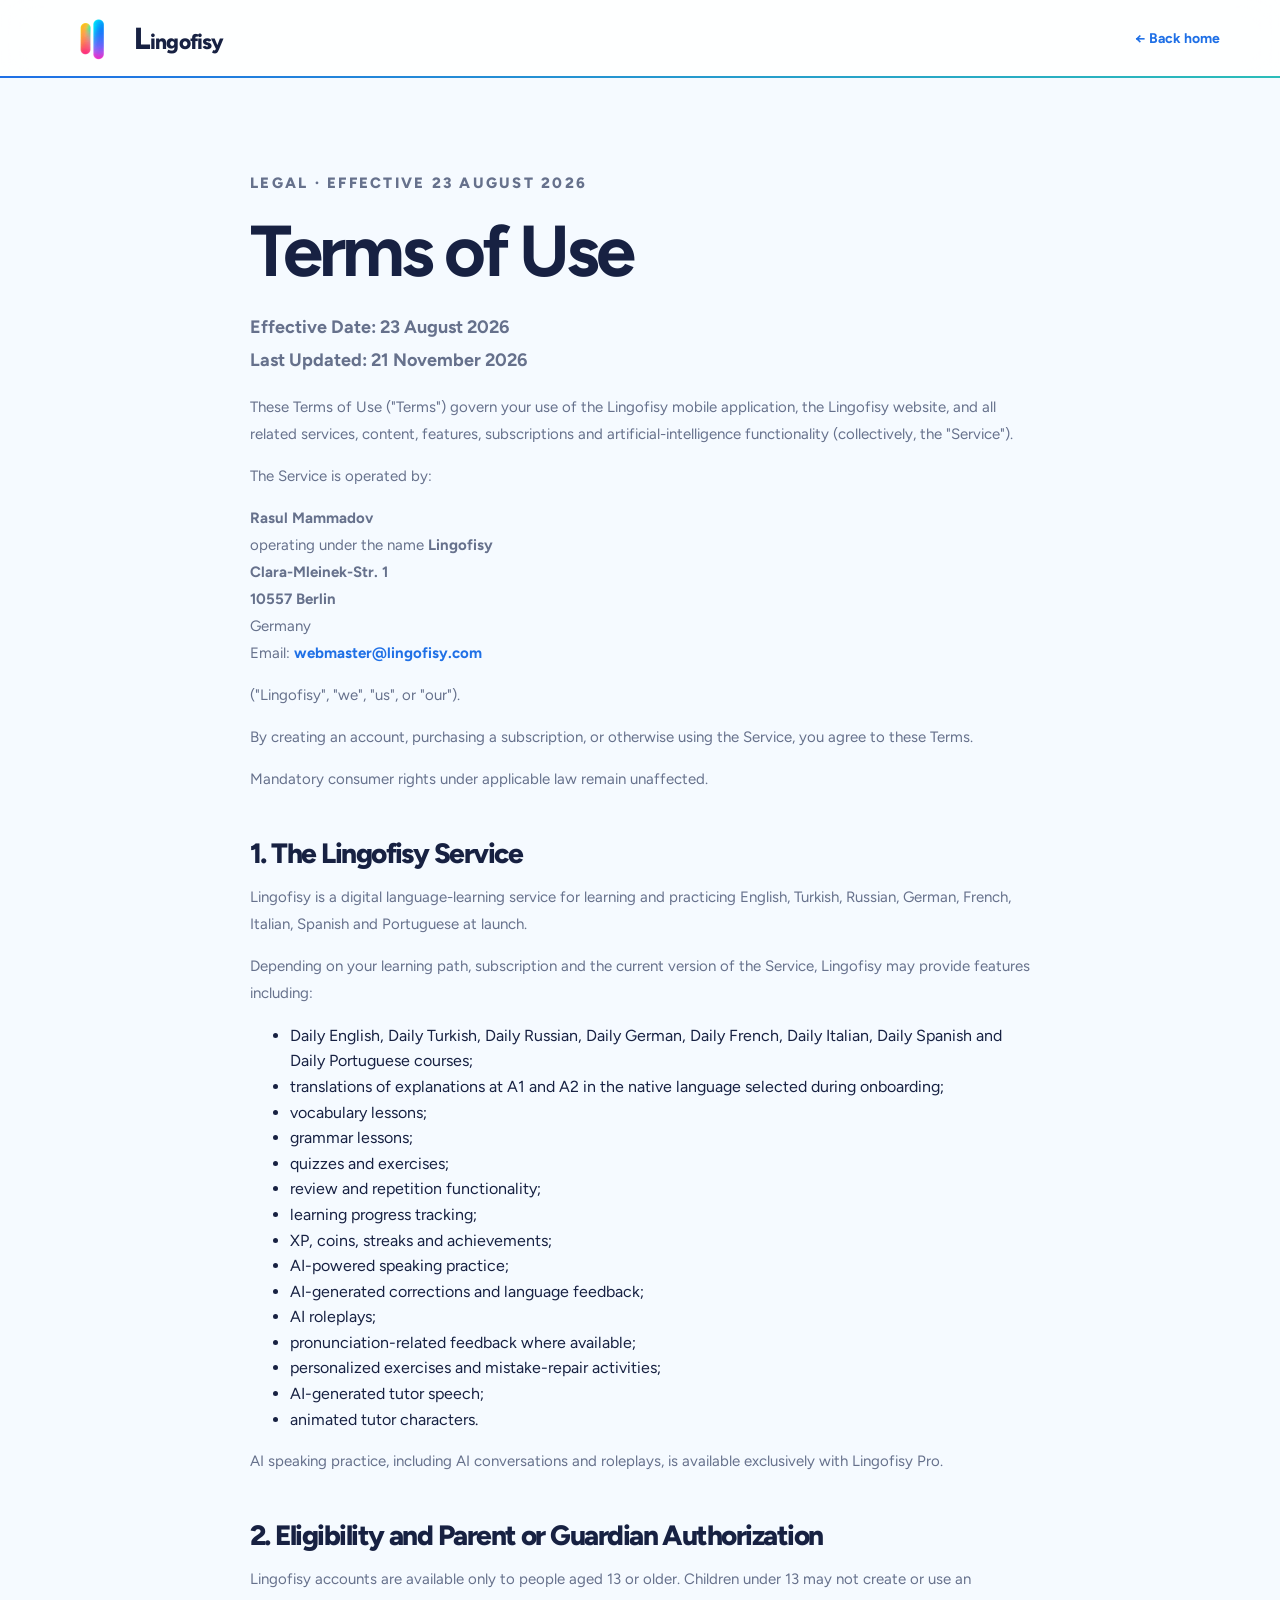
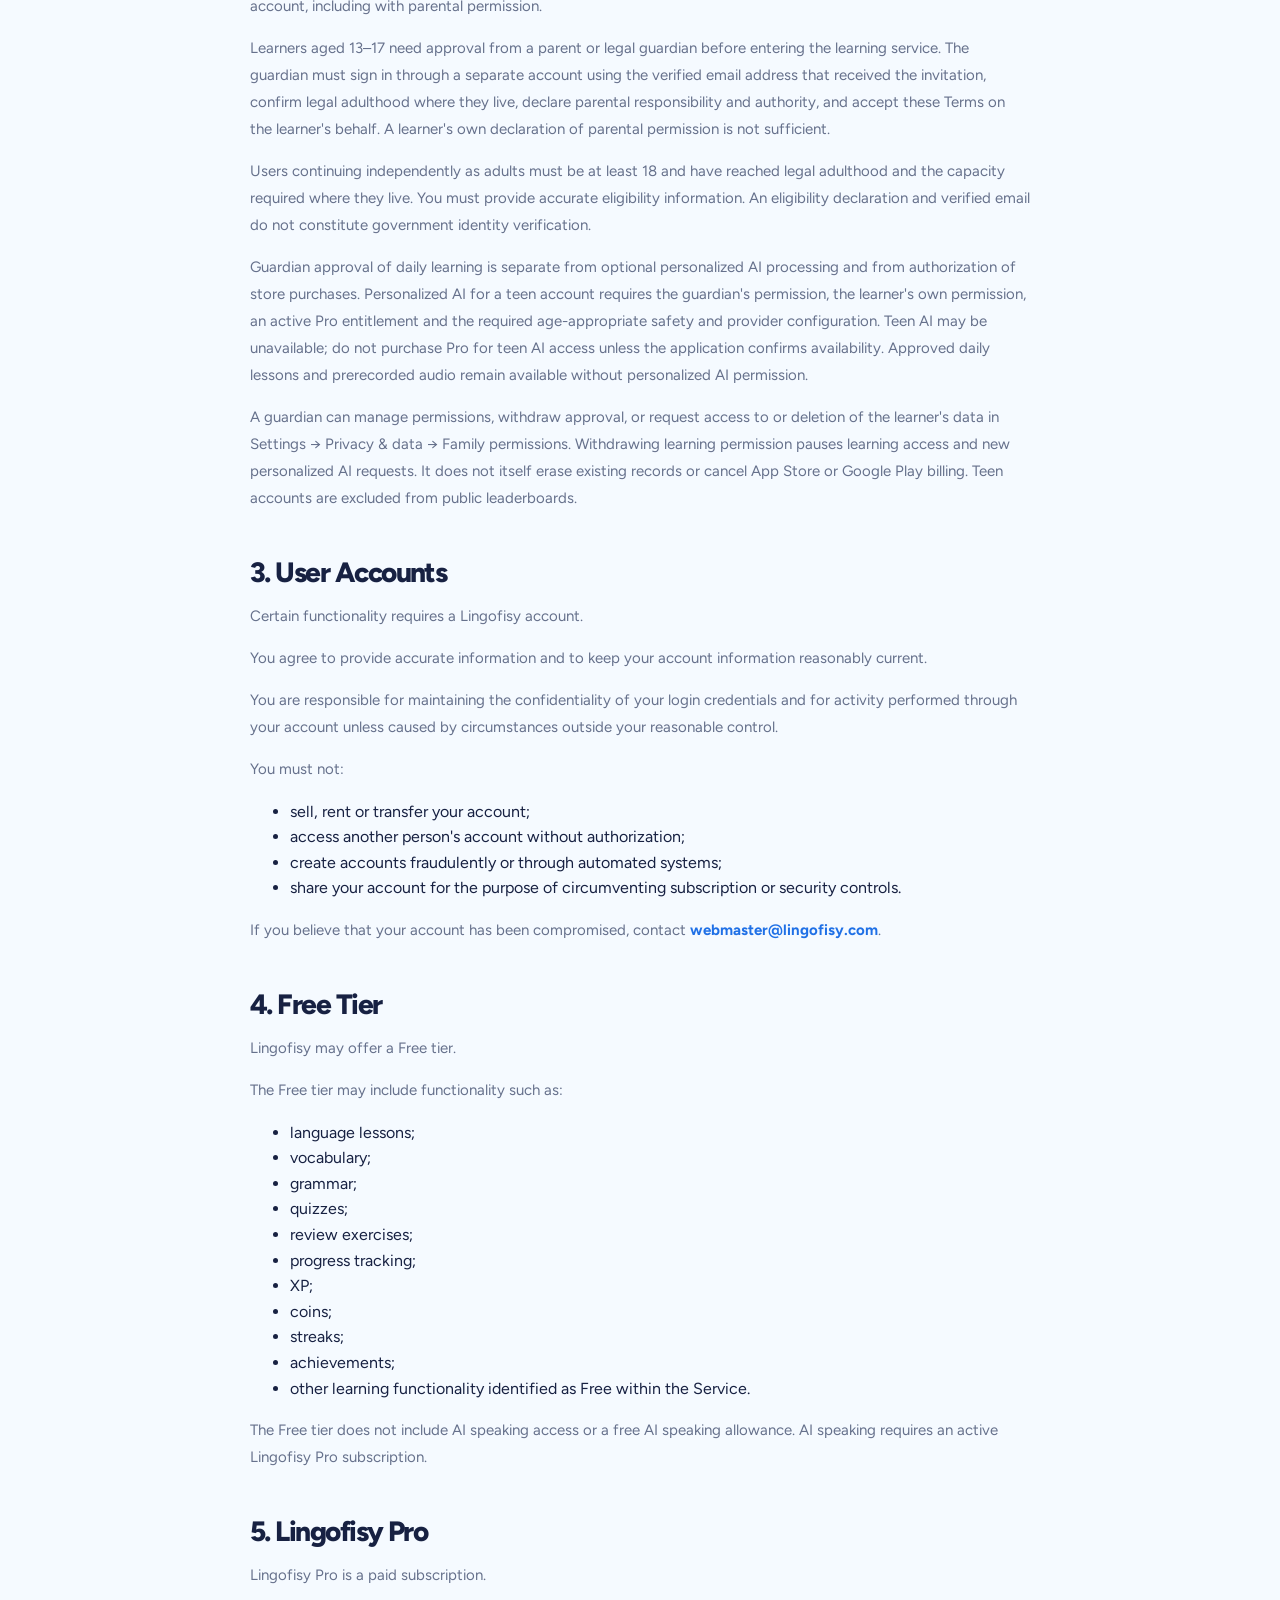
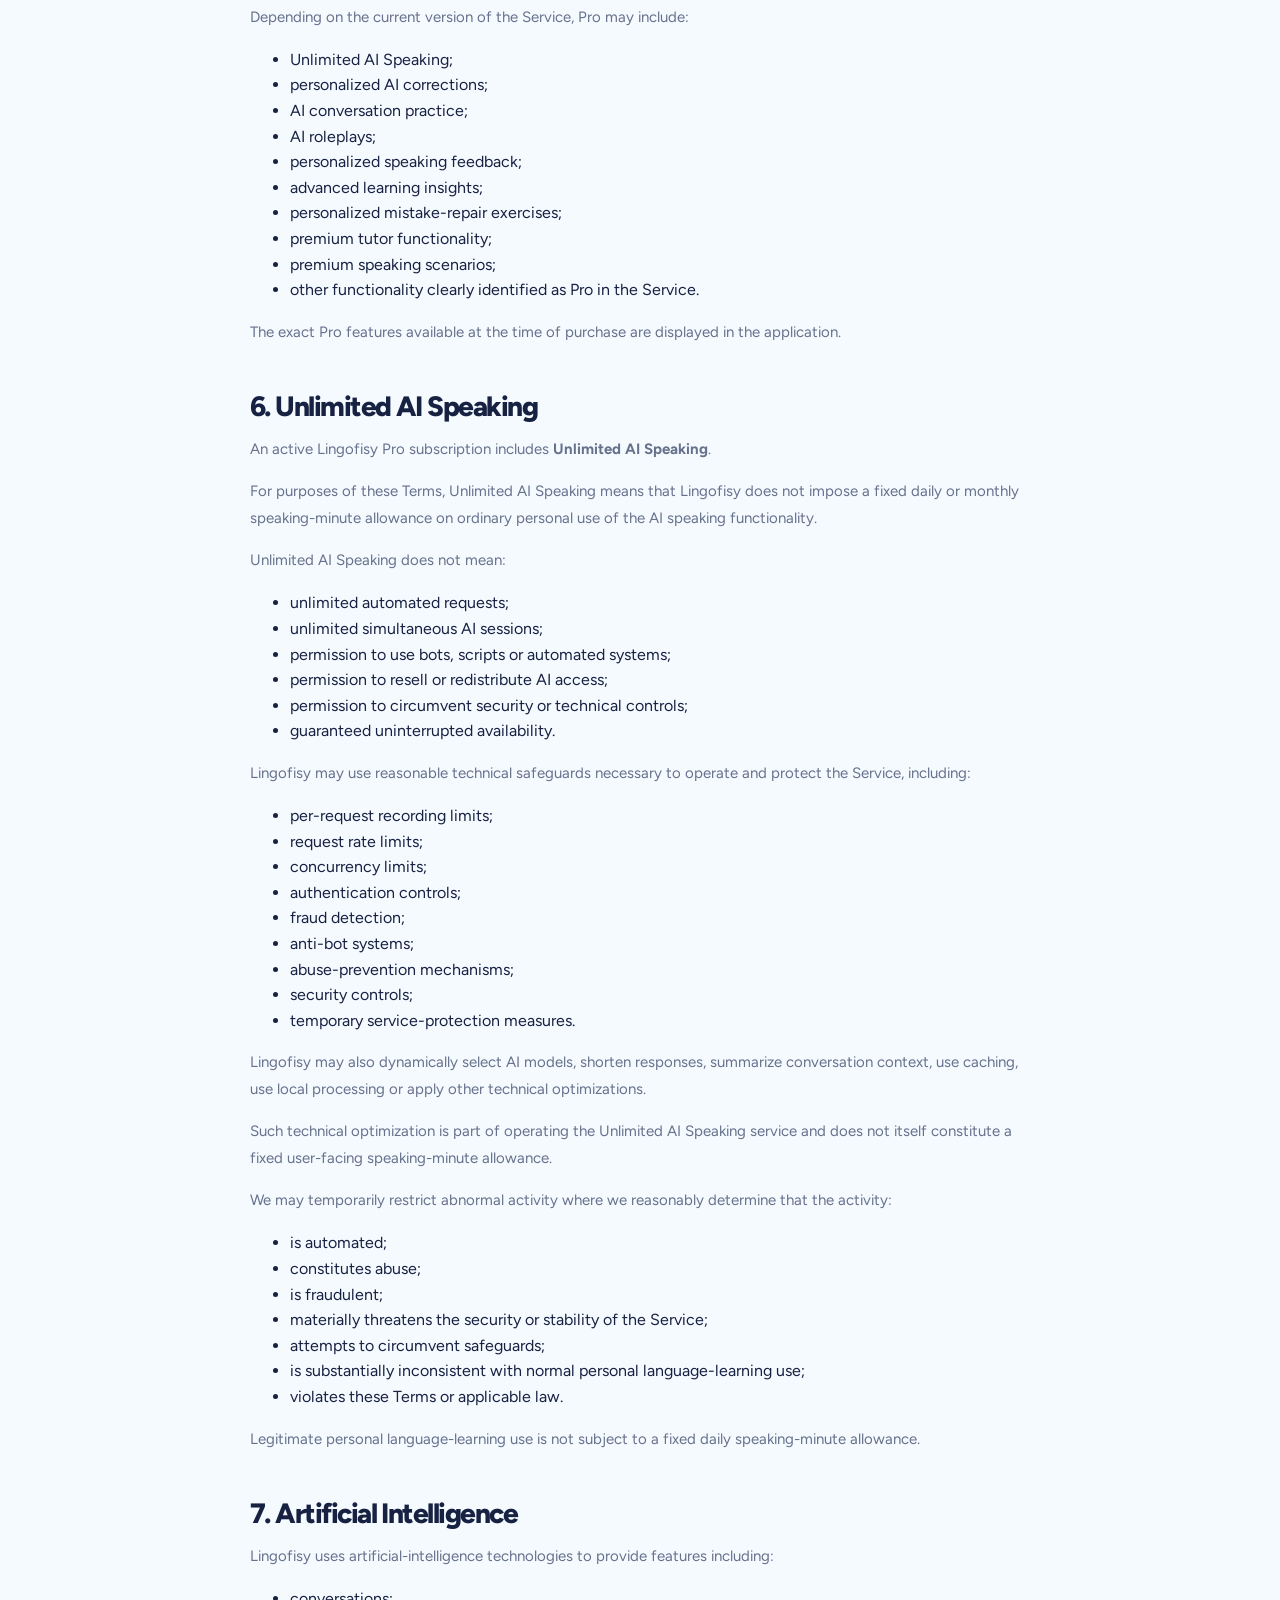
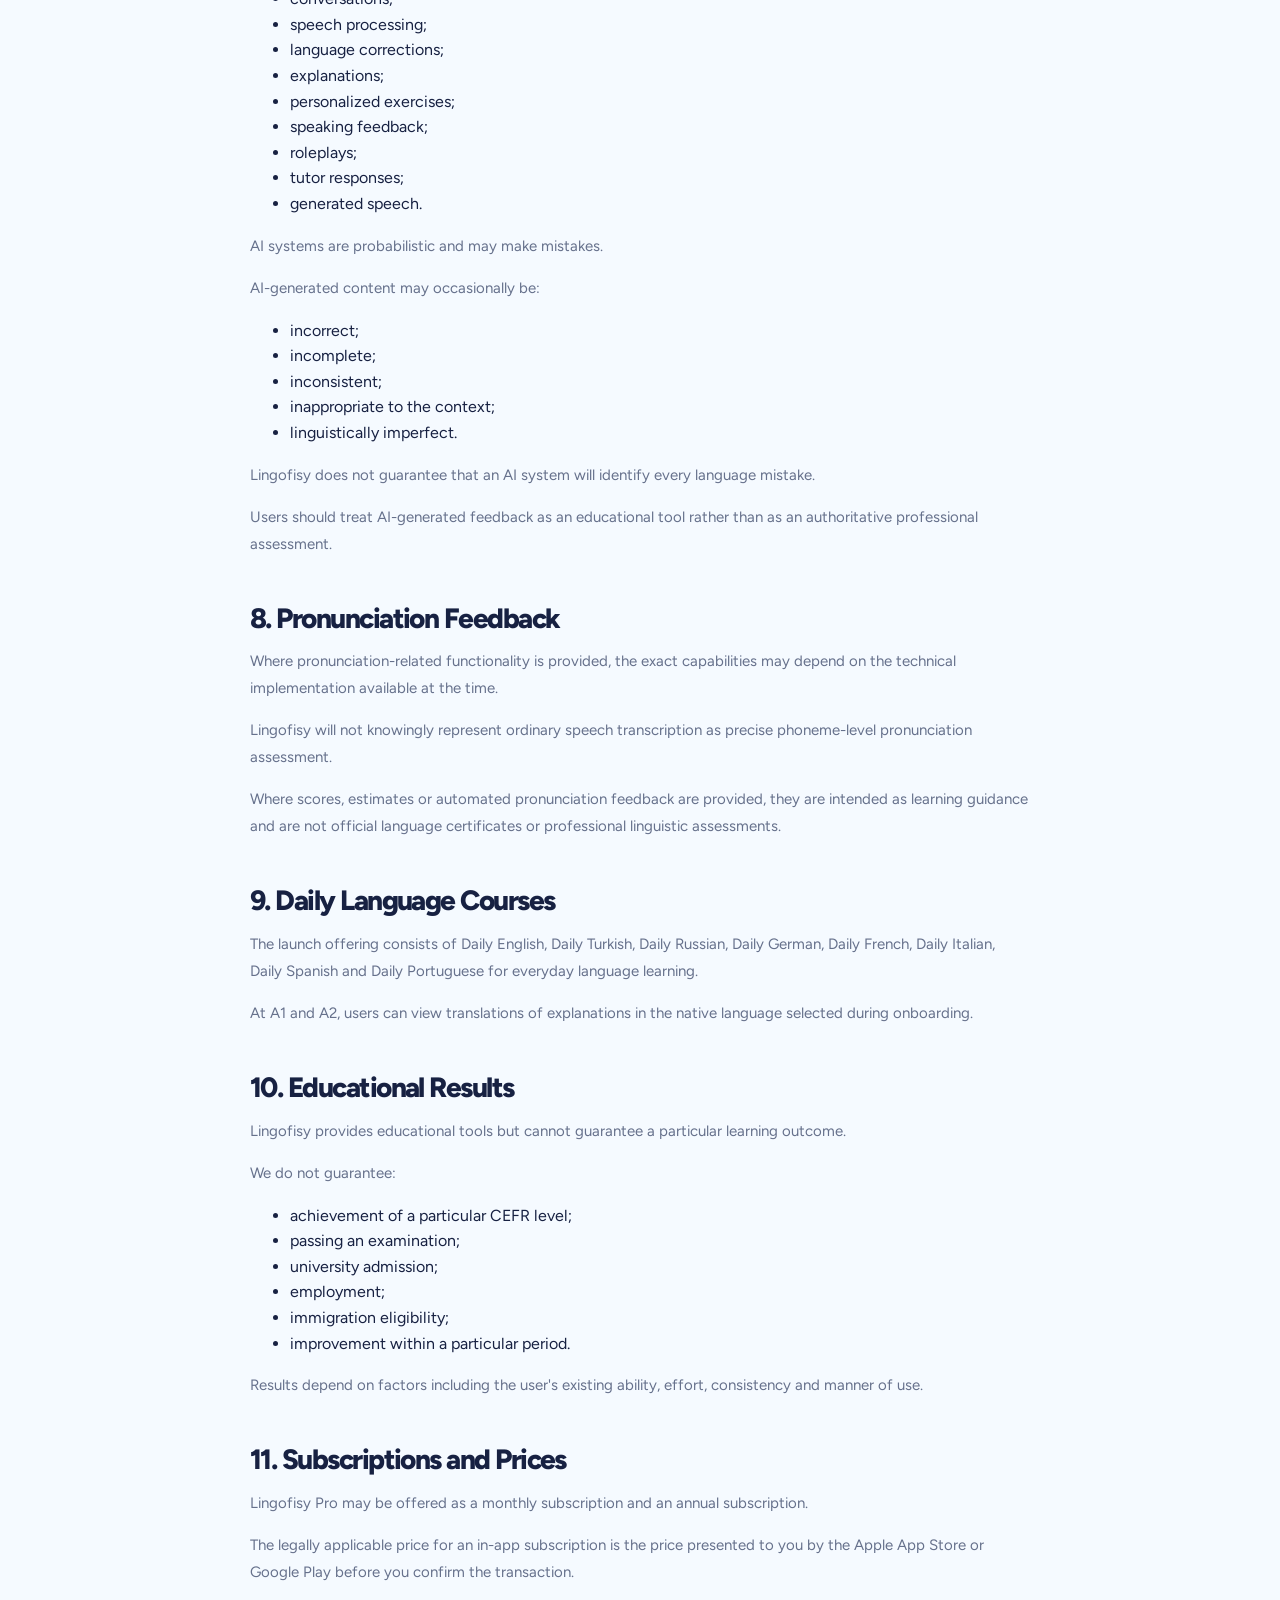
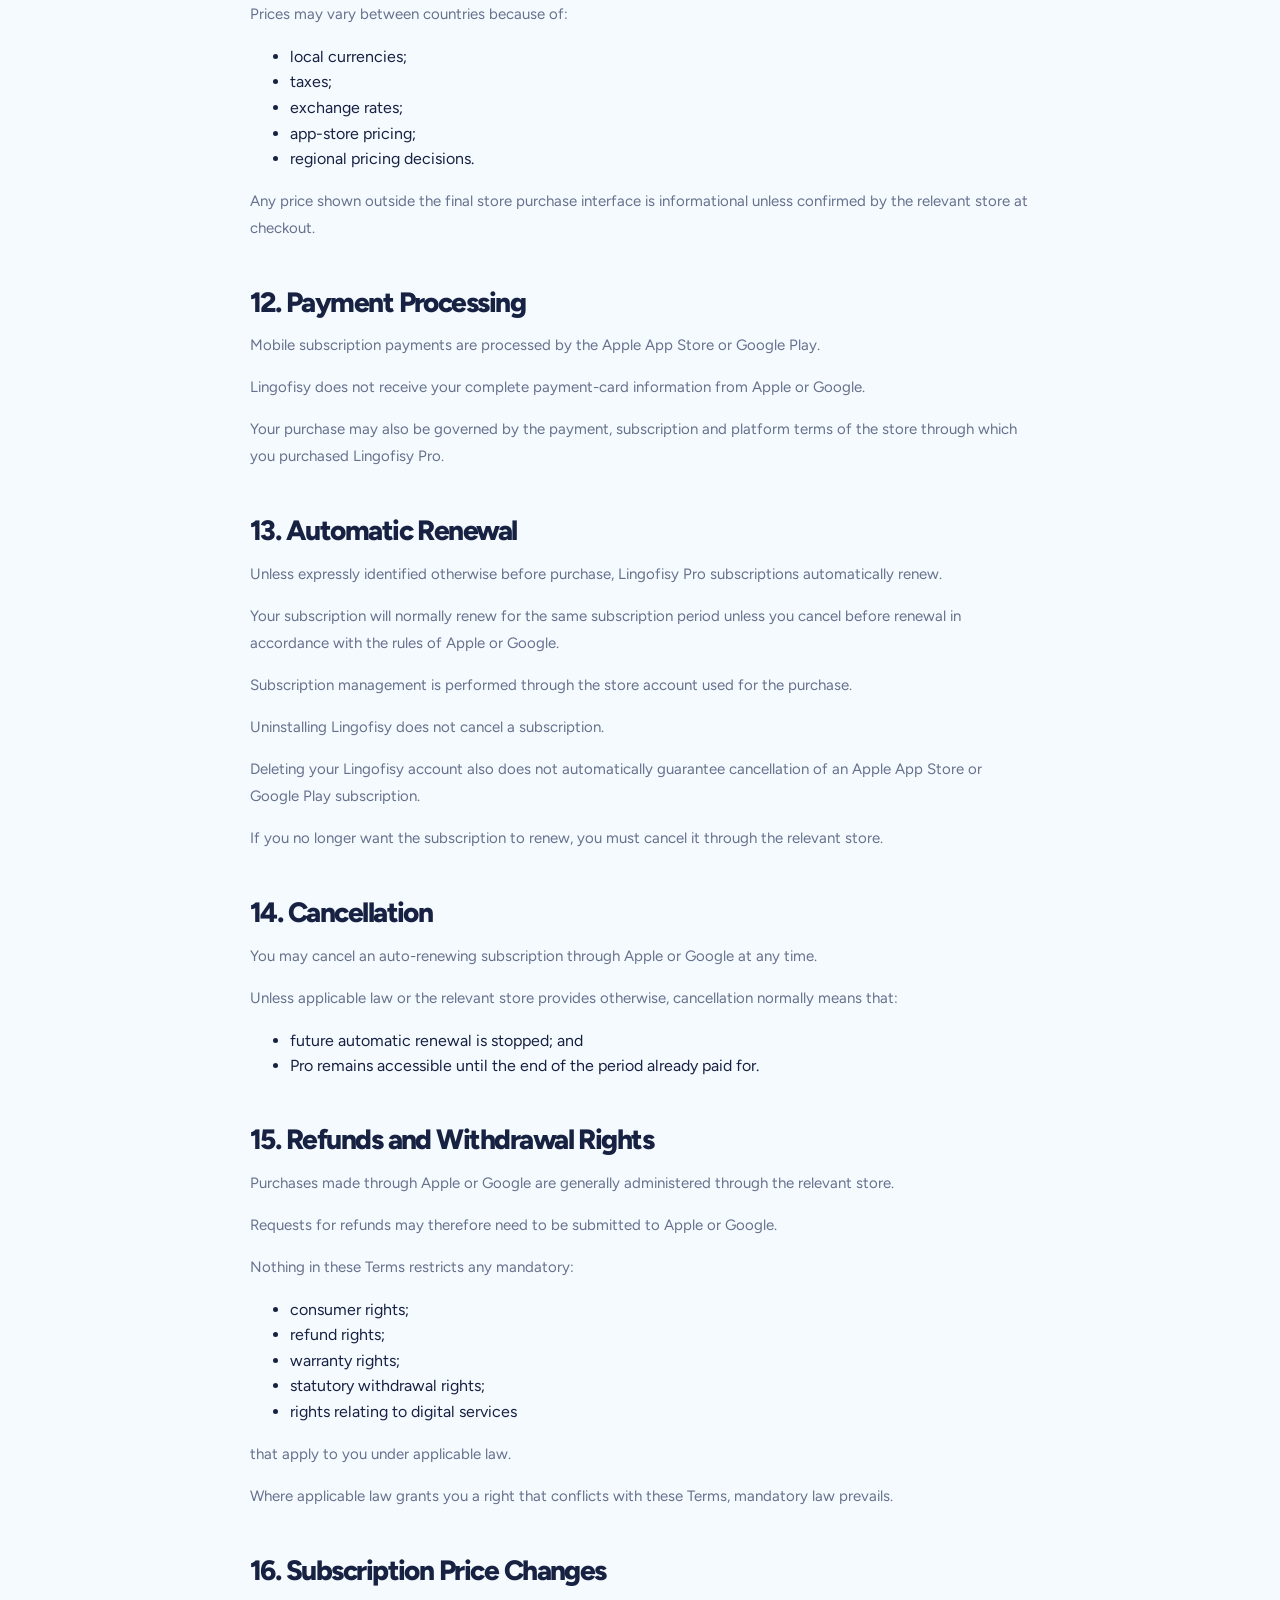
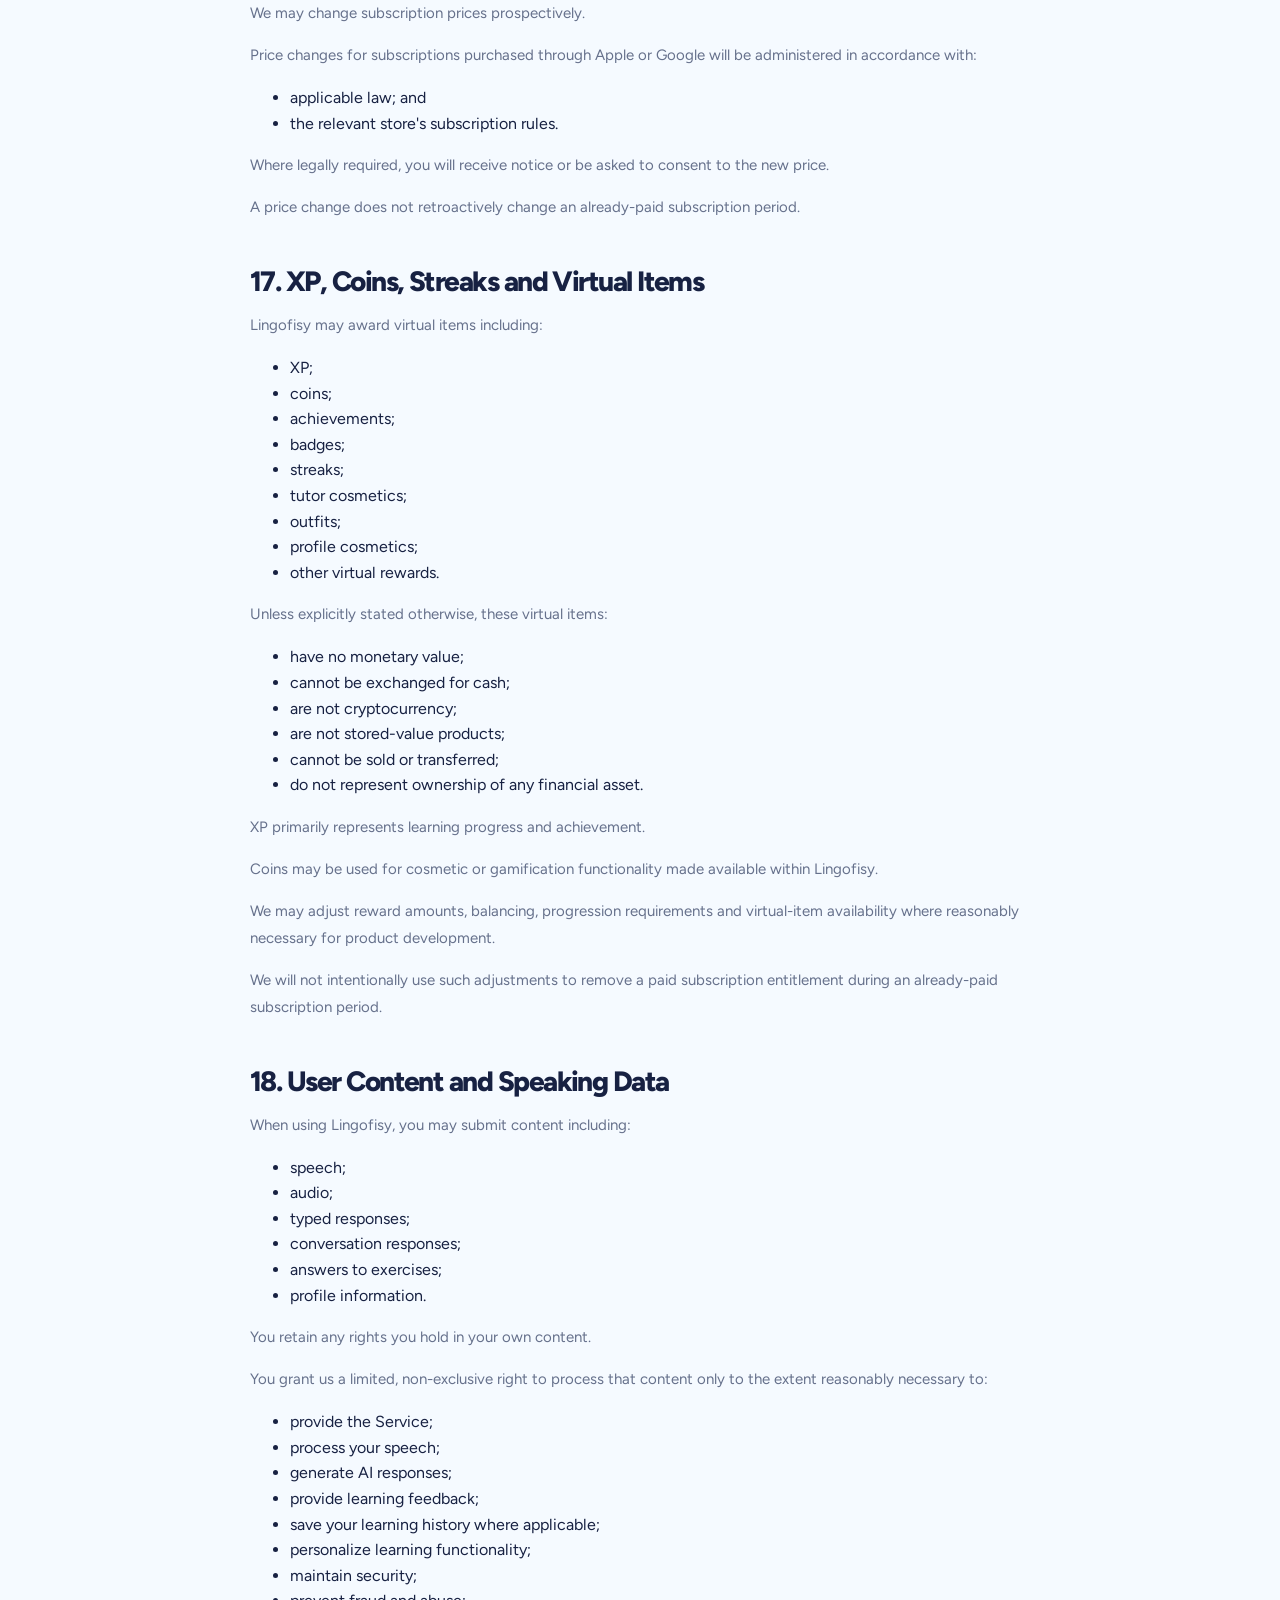
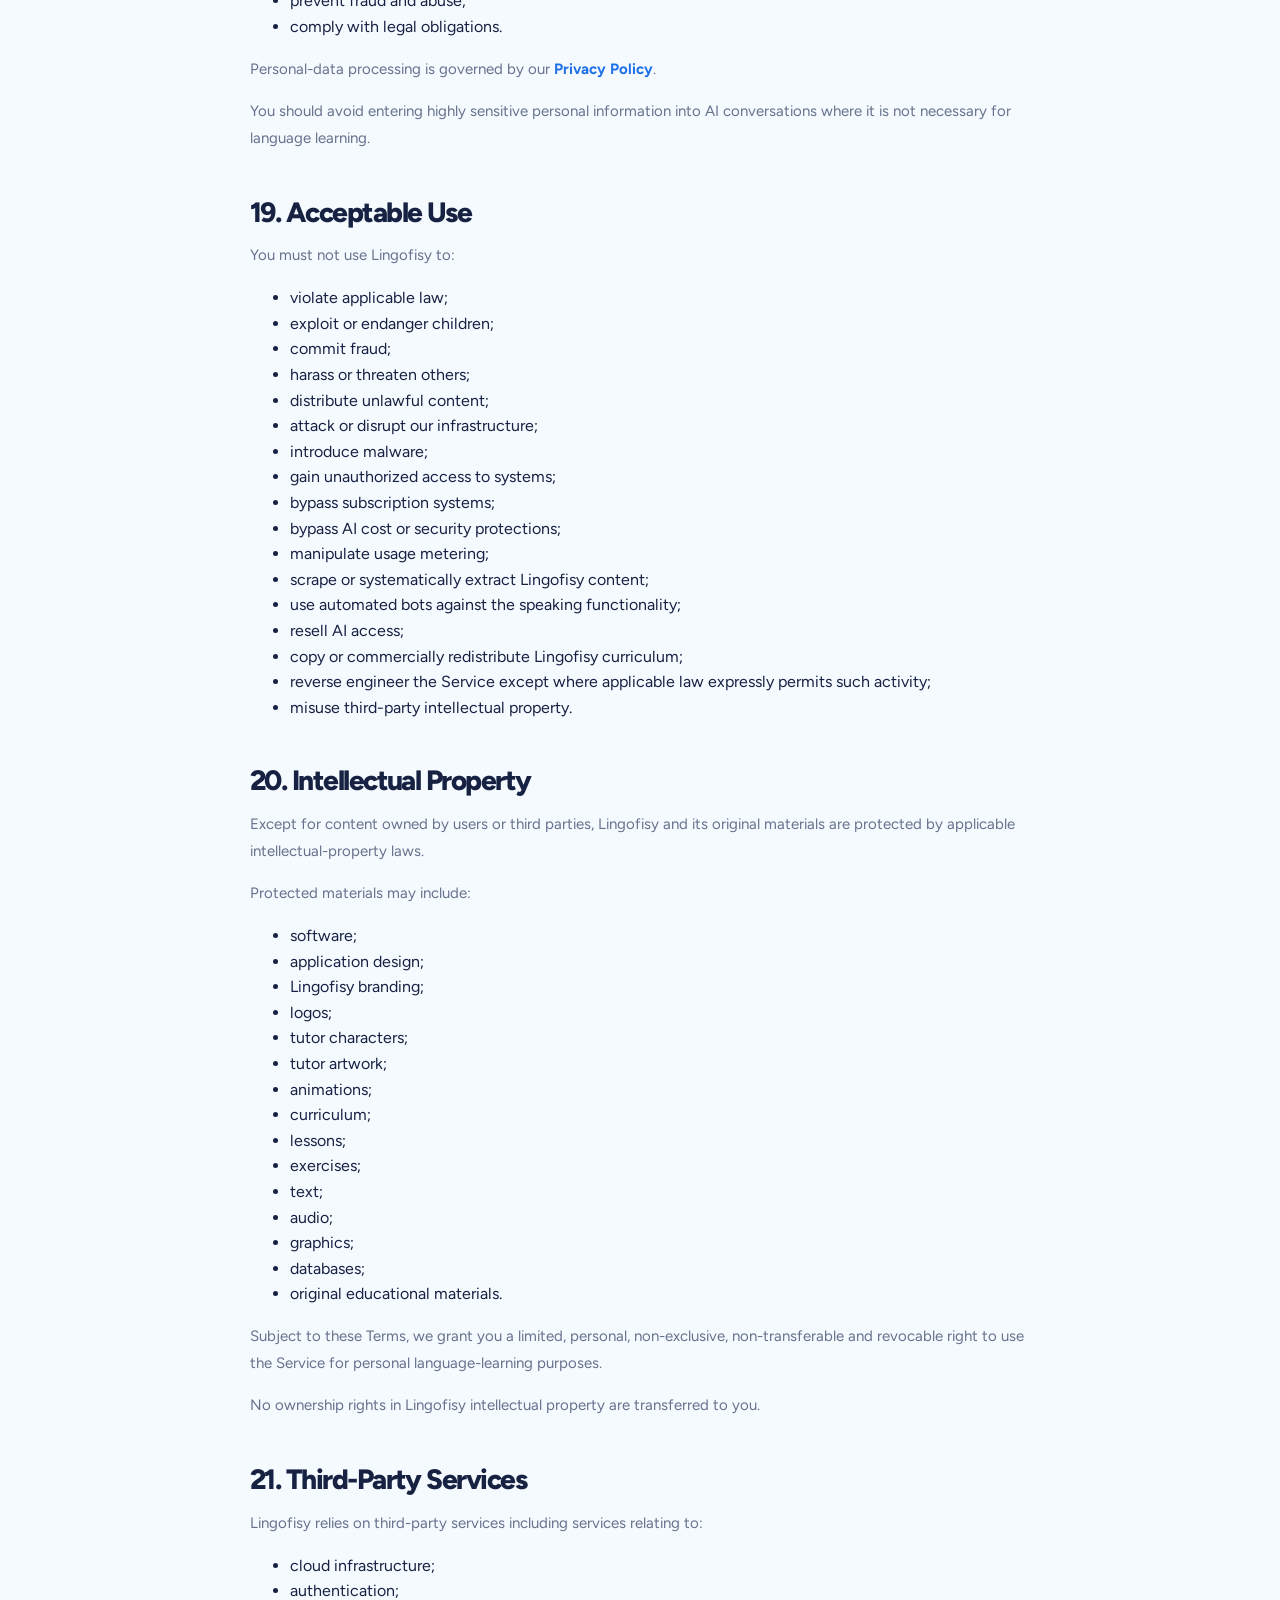
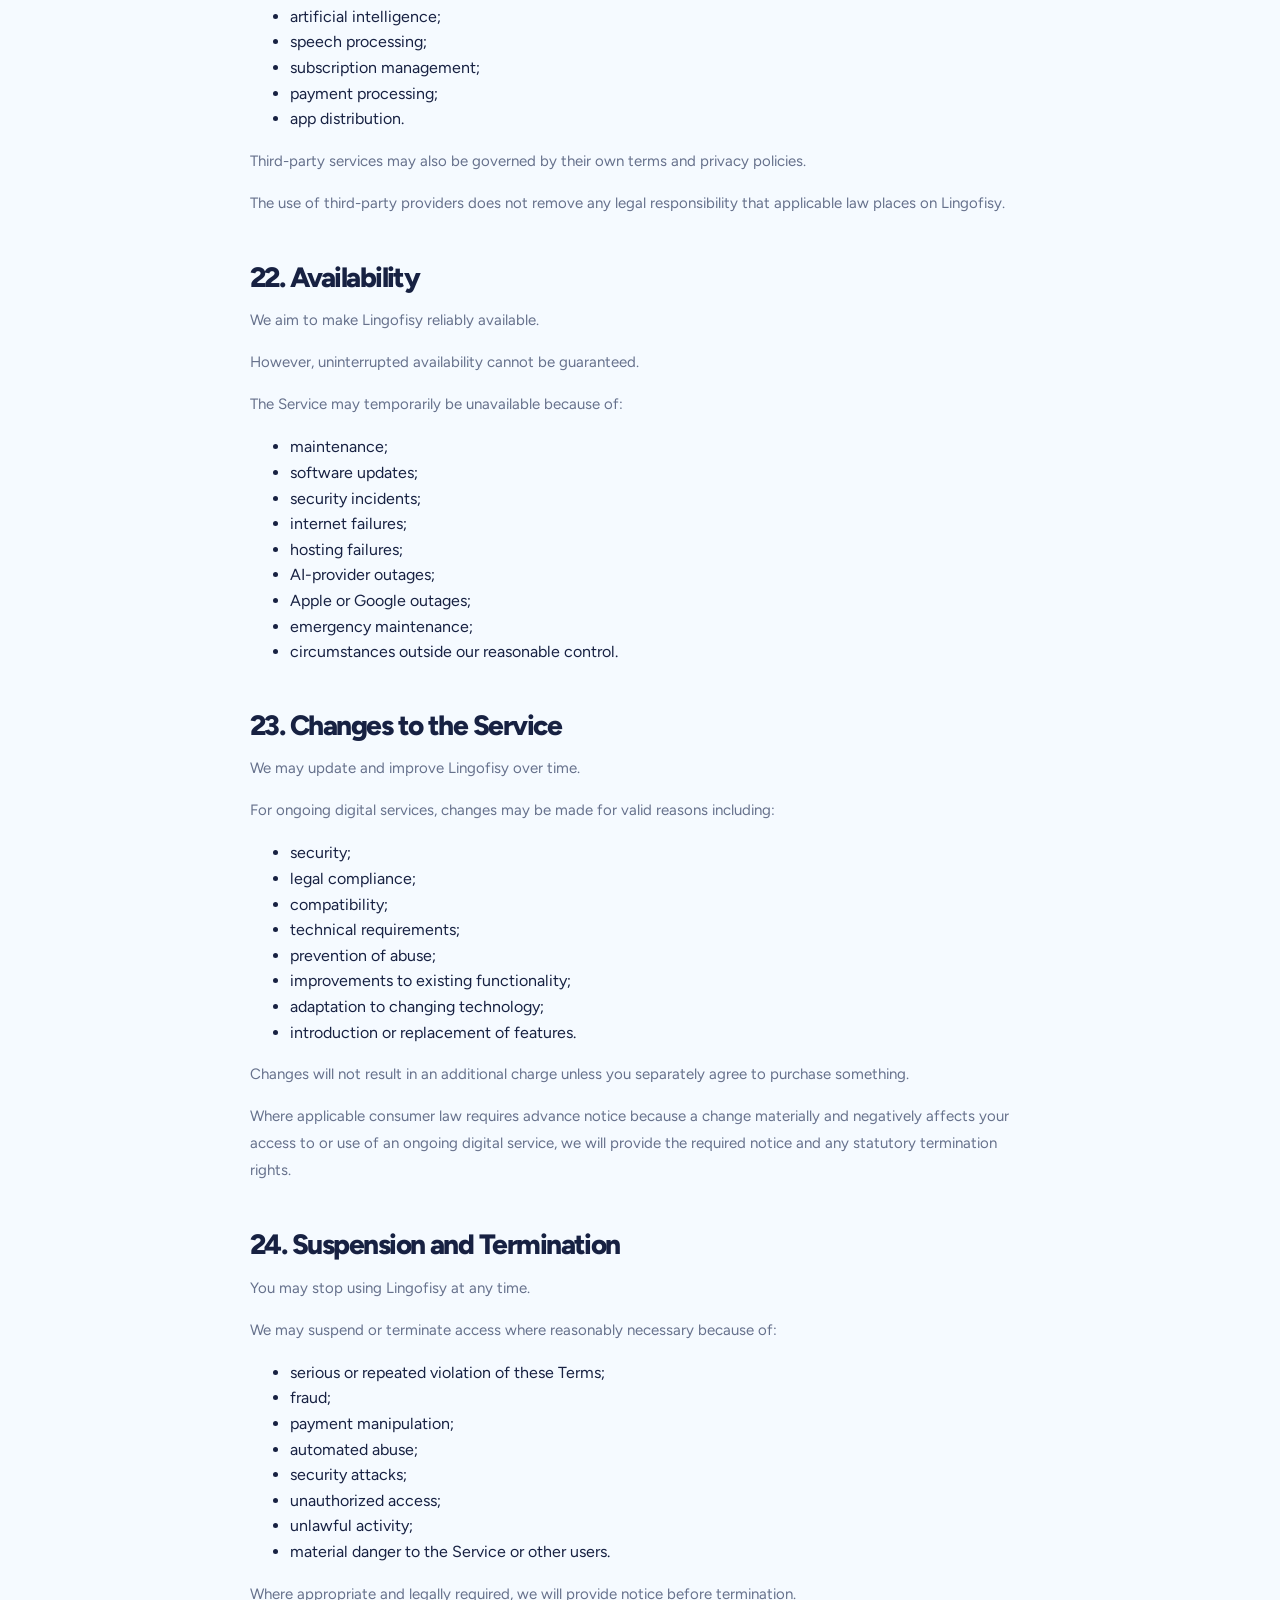
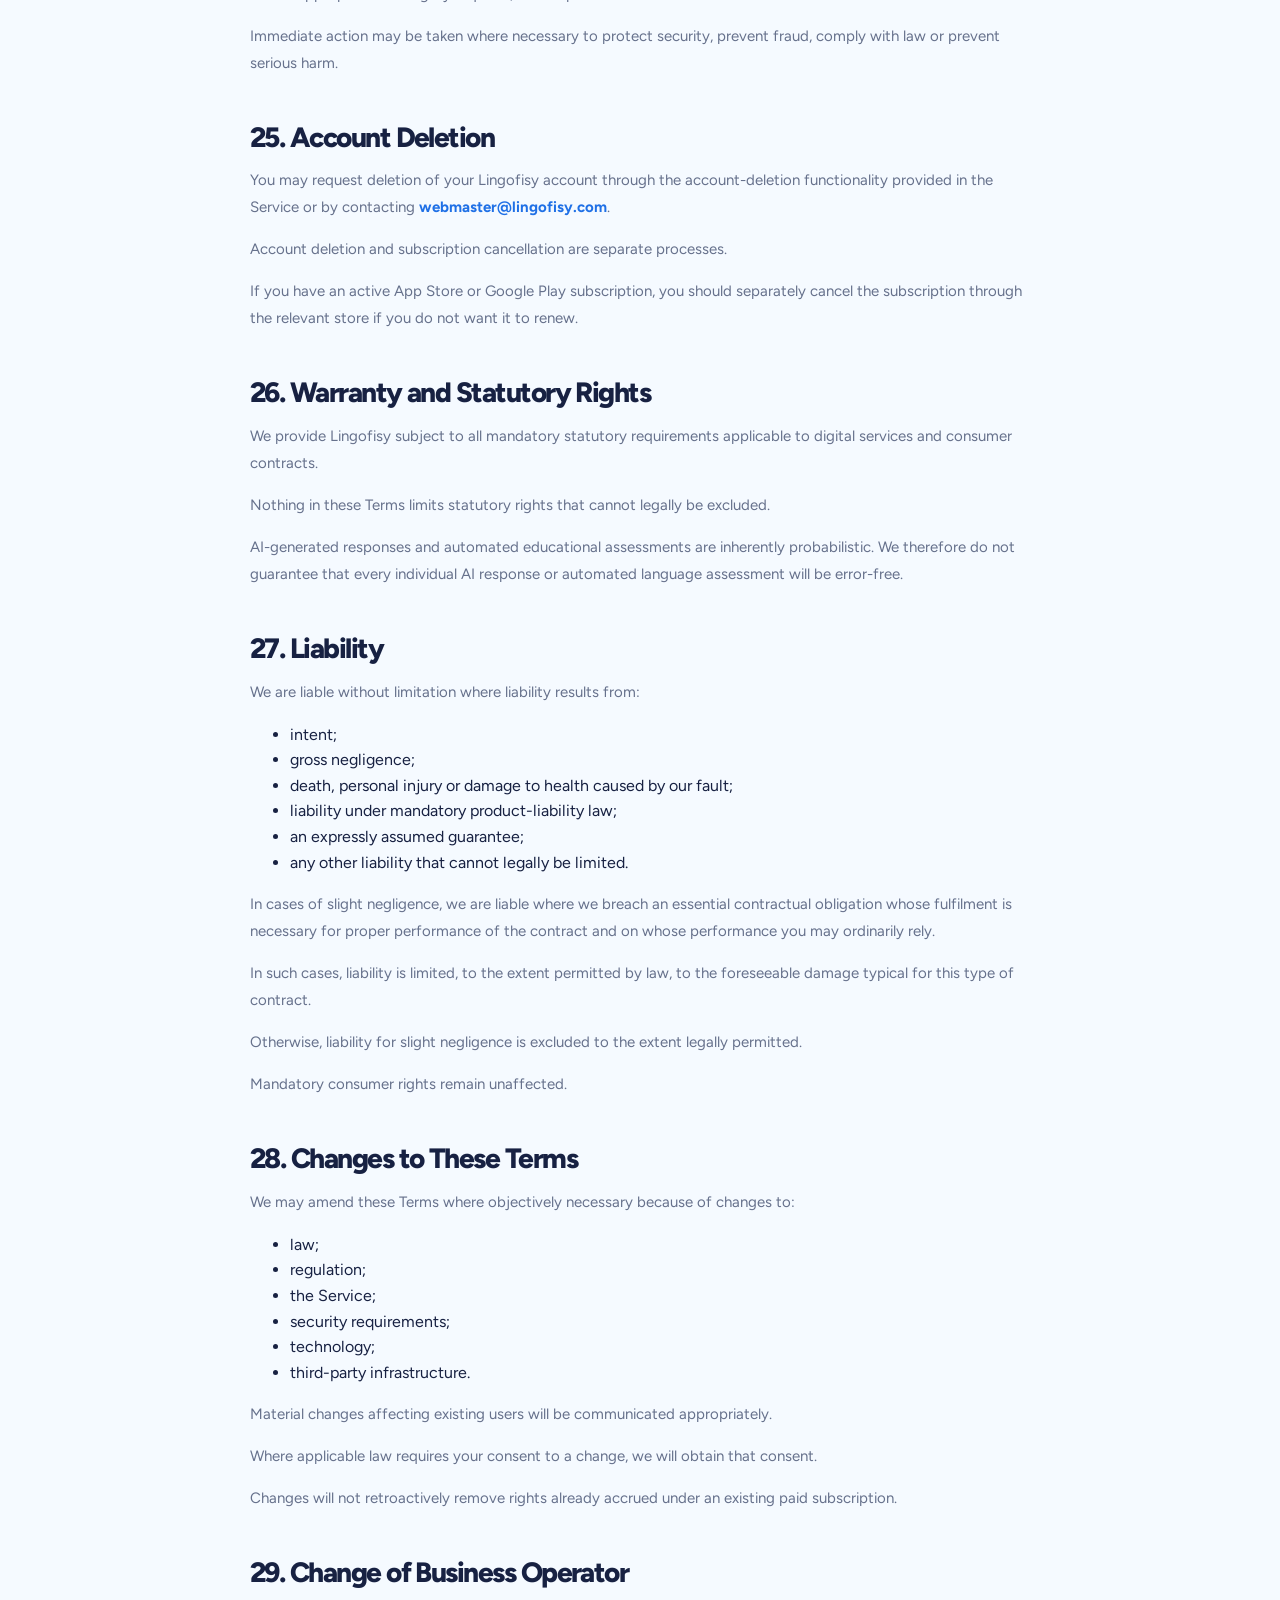
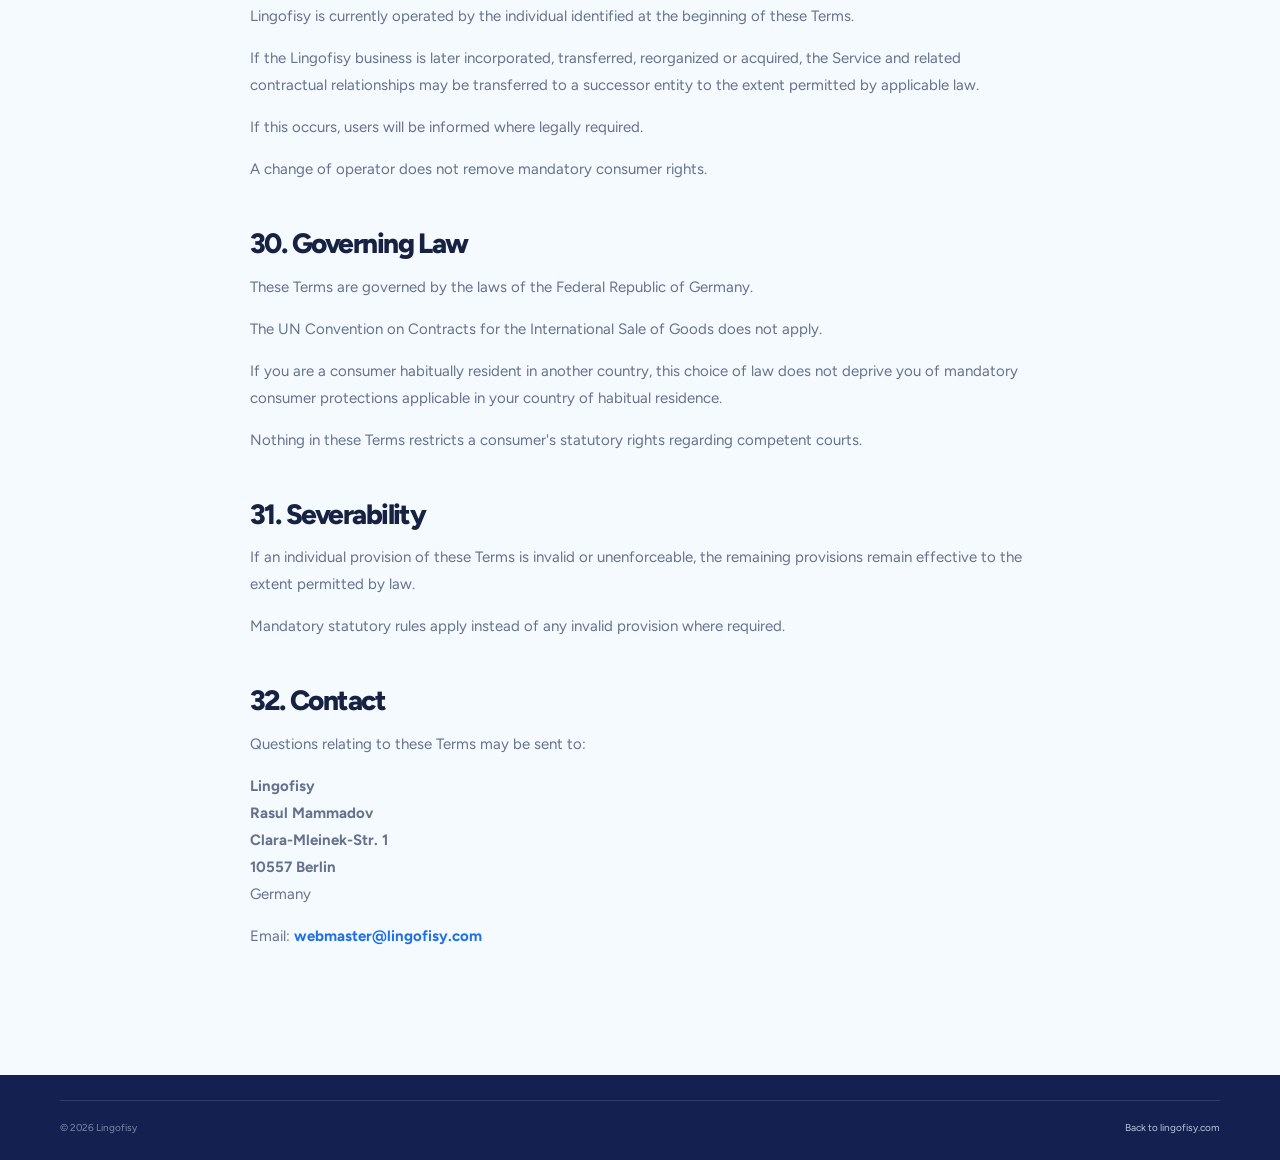
<file: legal/terms.html>
<!doctype html>
<html lang="en">
<head>
  <meta charset="UTF-8">
  <meta name="viewport" content="width=device-width,initial-scale=1">
  <link rel="icon" href="/favicon.ico" sizes="any">
  <link rel="icon" type="image/png" sizes="32x32" href="/assets/favicon-32.png">
  <link rel="icon" type="image/png" sizes="192x192" href="/assets/favicon-192.png">
  <link rel="apple-touch-icon" href="/assets/apple-touch-icon.png">
  <meta name="robots" content="index, follow, max-image-preview:large, max-snippet:-1">
  <link rel="canonical" href="https://lingofisy.com/legal/terms.html">
  <meta property="og:type" content="website">
  <meta property="og:site_name" content="Lingofisy">
  <meta property="og:locale" content="en_US">
  <meta property="og:url" content="https://lingofisy.com/legal/terms.html">
  <meta property="og:title" content="Terms of Use, Lingofisy">
  <meta property="og:description" content="Terms for using Lingofisy: accounts, free tier, Lingofisy Pro subscriptions, AI features, cancellation, refunds and statutory rights.">
  <meta property="og:image" content="https://lingofisy.com/assets/favicon-512.png">
  <meta property="og:image:width" content="512">
  <meta property="og:image:height" content="512">
  <meta property="og:image:alt" content="Lingofisy logo">
  <meta name="twitter:card" content="summary_large_image">
  <meta name="twitter:title" content="Terms of Use, Lingofisy">
  <meta name="twitter:description" content="Terms for using Lingofisy: accounts, free tier, Lingofisy Pro subscriptions, AI features, cancellation, refunds and statutory rights.">
  <meta name="twitter:image" content="https://lingofisy.com/assets/favicon-512.png">
  <meta name="description" content="Terms of Use for the Lingofisy application, website and related services.">
  <title>Terms of Use, Lingofisy</title>
  <link rel="stylesheet" href="../styles.css?v=53">
</head>
<body class="legal-page">
    <header class="site-header"><div class="container nav-wrap"><a class="brand" href="../"><img class="brand-image" src="../assets/lingofisy-logo.webp" width="64" height="64" alt="Lingofisy logo"><span class="wordmark"><span class="wordmark-initial">L</span>ingofisy</span></a><a class="text-link" href="../">← Back home</a></div></header>
  <main class="legal-main"><article class="container legal-content terms-content">
    <p class="eyebrow">Legal · Effective 23 August 2026</p>
    <h1>Terms of Use</h1>
    <p class="legal-lead"><strong>Effective Date: 23 August 2026</strong><br><strong>Last Updated: 21 November 2026</strong></p>
    <p>These Terms of Use ("Terms") govern your use of the Lingofisy mobile application, the Lingofisy website, and all related services, content, features, subscriptions and artificial-intelligence functionality (collectively, the "Service").</p>
    <p>The Service is operated by:</p>
    <p><strong>Rasul Mammadov</strong><br>operating under the name <strong>Lingofisy</strong><br><strong>Clara-Mleinek-Str. 1</strong><br><strong>10557 Berlin</strong><br>Germany<br>Email: <a href="mailto:webmaster@lingofisy.com">webmaster@lingofisy.com</a></p>
    <p>("Lingofisy", "we", "us", or "our").</p>
    <p>By creating an account, purchasing a subscription, or otherwise using the Service, you agree to these Terms.</p>
    <p>Mandatory consumer rights under applicable law remain unaffected.</p>

    <h2>1. The Lingofisy Service</h2>
    <p>Lingofisy is a digital language-learning service for learning and practicing English, Turkish, Russian, German, French, Italian, Spanish and Portuguese at launch.</p>
    <p>Depending on your learning path, subscription and the current version of the Service, Lingofisy may provide features including:</p>
    <ul><li>Daily English, Daily Turkish, Daily Russian, Daily German, Daily French, Daily Italian, Daily Spanish and Daily Portuguese courses;</li><li>translations of explanations at A1 and A2 in the native language selected during onboarding;</li><li>vocabulary lessons;</li><li>grammar lessons;</li><li>quizzes and exercises;</li><li>review and repetition functionality;</li><li>learning progress tracking;</li><li>XP, coins, streaks and achievements;</li><li>AI-powered speaking practice;</li><li>AI-generated corrections and language feedback;</li><li>AI roleplays;</li><li>pronunciation-related feedback where available;</li><li>personalized exercises and mistake-repair activities;</li><li>AI-generated tutor speech;</li><li>animated tutor characters.</li></ul>
    <p>AI speaking practice, including AI conversations and roleplays, is available exclusively with Lingofisy Pro.</p>

    <h2>2. Eligibility and Parent or Guardian Authorization</h2>
    <p>Lingofisy accounts are available only to people aged 13 or older. Children under 13 may not create or use an account, including with parental permission.</p>
    <p>Learners aged 13–17 need approval from a parent or legal guardian before entering the learning service. The guardian must sign in through a separate account using the verified email address that received the invitation, confirm legal adulthood where they live, declare parental responsibility and authority, and accept these Terms on the learner's behalf. A learner's own declaration of parental permission is not sufficient.</p>
    <p>Users continuing independently as adults must be at least 18 and have reached legal adulthood and the capacity required where they live. You must provide accurate eligibility information. An eligibility declaration and verified email do not constitute government identity verification.</p>
    <p>Guardian approval of daily learning is separate from optional personalized AI processing and from authorization of store purchases. Personalized AI for a teen account requires the guardian's permission, the learner's own permission, an active Pro entitlement and the required age-appropriate safety and provider configuration. Teen AI may be unavailable; do not purchase Pro for teen AI access unless the application confirms availability. Approved daily lessons and prerecorded audio remain available without personalized AI permission.</p>
    <p>A guardian can manage permissions, withdraw approval, or request access to or deletion of the learner's data in Settings → Privacy &amp; data → Family permissions. Withdrawing learning permission pauses learning access and new personalized AI requests. It does not itself erase existing records or cancel App Store or Google Play billing. Teen accounts are excluded from public leaderboards.</p>

    <h2>3. User Accounts</h2>
    <p>Certain functionality requires a Lingofisy account.</p>
    <p>You agree to provide accurate information and to keep your account information reasonably current.</p>
    <p>You are responsible for maintaining the confidentiality of your login credentials and for activity performed through your account unless caused by circumstances outside your reasonable control.</p>
    <p>You must not:</p><ul><li>sell, rent or transfer your account;</li><li>access another person's account without authorization;</li><li>create accounts fraudulently or through automated systems;</li><li>share your account for the purpose of circumventing subscription or security controls.</li></ul>
    <p>If you believe that your account has been compromised, contact <a href="mailto:webmaster@lingofisy.com">webmaster@lingofisy.com</a>.</p>

    <h2>4. Free Tier</h2>
    <p>Lingofisy may offer a Free tier.</p><p>The Free tier may include functionality such as:</p><ul><li>language lessons;</li><li>vocabulary;</li><li>grammar;</li><li>quizzes;</li><li>review exercises;</li><li>progress tracking;</li><li>XP;</li><li>coins;</li><li>streaks;</li><li>achievements;</li><li>other learning functionality identified as Free within the Service.</li></ul>
    <p>The Free tier does not include AI speaking access or a free AI speaking allowance. AI speaking requires an active Lingofisy Pro subscription.</p>

    <h2>5. Lingofisy Pro</h2>
    <p>Lingofisy Pro is a paid subscription.</p><p>Depending on the current version of the Service, Pro may include:</p><ul><li>Unlimited AI Speaking;</li><li>personalized AI corrections;</li><li>AI conversation practice;</li><li>AI roleplays;</li><li>personalized speaking feedback;</li><li>advanced learning insights;</li><li>personalized mistake-repair exercises;</li><li>premium tutor functionality;</li><li>premium speaking scenarios;</li><li>other functionality clearly identified as Pro in the Service.</li></ul><p>The exact Pro features available at the time of purchase are displayed in the application.</p>

    <h2>6. Unlimited AI Speaking</h2>
    <p>An active Lingofisy Pro subscription includes <strong>Unlimited AI Speaking</strong>.</p><p>For purposes of these Terms, Unlimited AI Speaking means that Lingofisy does not impose a fixed daily or monthly speaking-minute allowance on ordinary personal use of the AI speaking functionality.</p><p>Unlimited AI Speaking does not mean:</p><ul><li>unlimited automated requests;</li><li>unlimited simultaneous AI sessions;</li><li>permission to use bots, scripts or automated systems;</li><li>permission to resell or redistribute AI access;</li><li>permission to circumvent security or technical controls;</li><li>guaranteed uninterrupted availability.</li></ul>
    <p>Lingofisy may use reasonable technical safeguards necessary to operate and protect the Service, including:</p><ul><li>per-request recording limits;</li><li>request rate limits;</li><li>concurrency limits;</li><li>authentication controls;</li><li>fraud detection;</li><li>anti-bot systems;</li><li>abuse-prevention mechanisms;</li><li>security controls;</li><li>temporary service-protection measures.</li></ul>
    <p>Lingofisy may also dynamically select AI models, shorten responses, summarize conversation context, use caching, use local processing or apply other technical optimizations.</p><p>Such technical optimization is part of operating the Unlimited AI Speaking service and does not itself constitute a fixed user-facing speaking-minute allowance.</p><p>We may temporarily restrict abnormal activity where we reasonably determine that the activity:</p><ul><li>is automated;</li><li>constitutes abuse;</li><li>is fraudulent;</li><li>materially threatens the security or stability of the Service;</li><li>attempts to circumvent safeguards;</li><li>is substantially inconsistent with normal personal language-learning use;</li><li>violates these Terms or applicable law.</li></ul><p>Legitimate personal language-learning use is not subject to a fixed daily speaking-minute allowance.</p>

    <h2>7. Artificial Intelligence</h2>
    <p>Lingofisy uses artificial-intelligence technologies to provide features including:</p><ul><li>conversations;</li><li>speech processing;</li><li>language corrections;</li><li>explanations;</li><li>personalized exercises;</li><li>speaking feedback;</li><li>roleplays;</li><li>tutor responses;</li><li>generated speech.</li></ul><p>AI systems are probabilistic and may make mistakes.</p><p>AI-generated content may occasionally be:</p><ul><li>incorrect;</li><li>incomplete;</li><li>inconsistent;</li><li>inappropriate to the context;</li><li>linguistically imperfect.</li></ul><p>Lingofisy does not guarantee that an AI system will identify every language mistake.</p><p>Users should treat AI-generated feedback as an educational tool rather than as an authoritative professional assessment.</p>

    <h2>8. Pronunciation Feedback</h2><p>Where pronunciation-related functionality is provided, the exact capabilities may depend on the technical implementation available at the time.</p><p>Lingofisy will not knowingly represent ordinary speech transcription as precise phoneme-level pronunciation assessment.</p><p>Where scores, estimates or automated pronunciation feedback are provided, they are intended as learning guidance and are not official language certificates or professional linguistic assessments.</p>
    <h2>9. Daily Language Courses</h2><p>The launch offering consists of Daily English, Daily Turkish, Daily Russian, Daily German, Daily French, Daily Italian, Daily Spanish and Daily Portuguese for everyday language learning.</p><p>At A1 and A2, users can view translations of explanations in the native language selected during onboarding.</p>
    <h2>10. Educational Results</h2><p>Lingofisy provides educational tools but cannot guarantee a particular learning outcome.</p><p>We do not guarantee:</p><ul><li>achievement of a particular CEFR level;</li><li>passing an examination;</li><li>university admission;</li><li>employment;</li><li>immigration eligibility;</li><li>improvement within a particular period.</li></ul><p>Results depend on factors including the user's existing ability, effort, consistency and manner of use.</p>

    <h2>11. Subscriptions and Prices</h2><p>Lingofisy Pro may be offered as a monthly subscription and an annual subscription.</p><p>The legally applicable price for an in-app subscription is the price presented to you by the Apple App Store or Google Play before you confirm the transaction.</p><p>Prices may vary between countries because of:</p><ul><li>local currencies;</li><li>taxes;</li><li>exchange rates;</li><li>app-store pricing;</li><li>regional pricing decisions.</li></ul><p>Any price shown outside the final store purchase interface is informational unless confirmed by the relevant store at checkout.</p>
    <h2>12. Payment Processing</h2><p>Mobile subscription payments are processed by the Apple App Store or Google Play.</p><p>Lingofisy does not receive your complete payment-card information from Apple or Google.</p><p>Your purchase may also be governed by the payment, subscription and platform terms of the store through which you purchased Lingofisy Pro.</p>
    <h2>13. Automatic Renewal</h2><p>Unless expressly identified otherwise before purchase, Lingofisy Pro subscriptions automatically renew.</p><p>Your subscription will normally renew for the same subscription period unless you cancel before renewal in accordance with the rules of Apple or Google.</p><p>Subscription management is performed through the store account used for the purchase.</p><p>Uninstalling Lingofisy does not cancel a subscription.</p><p>Deleting your Lingofisy account also does not automatically guarantee cancellation of an Apple App Store or Google Play subscription.</p><p>If you no longer want the subscription to renew, you must cancel it through the relevant store.</p>
    <h2>14. Cancellation</h2><p>You may cancel an auto-renewing subscription through Apple or Google at any time.</p><p>Unless applicable law or the relevant store provides otherwise, cancellation normally means that:</p><ul><li>future automatic renewal is stopped; and</li><li>Pro remains accessible until the end of the period already paid for.</li></ul>
    <h2>15. Refunds and Withdrawal Rights</h2><p>Purchases made through Apple or Google are generally administered through the relevant store.</p><p>Requests for refunds may therefore need to be submitted to Apple or Google.</p><p>Nothing in these Terms restricts any mandatory:</p><ul><li>consumer rights;</li><li>refund rights;</li><li>warranty rights;</li><li>statutory withdrawal rights;</li><li>rights relating to digital services</li></ul><p>that apply to you under applicable law.</p><p>Where applicable law grants you a right that conflicts with these Terms, mandatory law prevails.</p>
    <h2>16. Subscription Price Changes</h2><p>We may change subscription prices prospectively.</p><p>Price changes for subscriptions purchased through Apple or Google will be administered in accordance with:</p><ul><li>applicable law; and</li><li>the relevant store's subscription rules.</li></ul><p>Where legally required, you will receive notice or be asked to consent to the new price.</p><p>A price change does not retroactively change an already-paid subscription period.</p>

    <h2>17. XP, Coins, Streaks and Virtual Items</h2><p>Lingofisy may award virtual items including:</p><ul><li>XP;</li><li>coins;</li><li>achievements;</li><li>badges;</li><li>streaks;</li><li>tutor cosmetics;</li><li>outfits;</li><li>profile cosmetics;</li><li>other virtual rewards.</li></ul><p>Unless explicitly stated otherwise, these virtual items:</p><ul><li>have no monetary value;</li><li>cannot be exchanged for cash;</li><li>are not cryptocurrency;</li><li>are not stored-value products;</li><li>cannot be sold or transferred;</li><li>do not represent ownership of any financial asset.</li></ul><p>XP primarily represents learning progress and achievement.</p><p>Coins may be used for cosmetic or gamification functionality made available within Lingofisy.</p><p>We may adjust reward amounts, balancing, progression requirements and virtual-item availability where reasonably necessary for product development.</p><p>We will not intentionally use such adjustments to remove a paid subscription entitlement during an already-paid subscription period.</p>

    <h2>18. User Content and Speaking Data</h2><p>When using Lingofisy, you may submit content including:</p><ul><li>speech;</li><li>audio;</li><li>typed responses;</li><li>conversation responses;</li><li>answers to exercises;</li><li>profile information.</li></ul><p>You retain any rights you hold in your own content.</p><p>You grant us a limited, non-exclusive right to process that content only to the extent reasonably necessary to:</p><ul><li>provide the Service;</li><li>process your speech;</li><li>generate AI responses;</li><li>provide learning feedback;</li><li>save your learning history where applicable;</li><li>personalize learning functionality;</li><li>maintain security;</li><li>prevent fraud and abuse;</li><li>comply with legal obligations.</li></ul><p>Personal-data processing is governed by our <a href="privacy.html">Privacy Policy</a>.</p><p>You should avoid entering highly sensitive personal information into AI conversations where it is not necessary for language learning.</p>
    <h2>19. Acceptable Use</h2><p>You must not use Lingofisy to:</p><ul><li>violate applicable law;</li><li>exploit or endanger children;</li><li>commit fraud;</li><li>harass or threaten others;</li><li>distribute unlawful content;</li><li>attack or disrupt our infrastructure;</li><li>introduce malware;</li><li>gain unauthorized access to systems;</li><li>bypass subscription systems;</li><li>bypass AI cost or security protections;</li><li>manipulate usage metering;</li><li>scrape or systematically extract Lingofisy content;</li><li>use automated bots against the speaking functionality;</li><li>resell AI access;</li><li>copy or commercially redistribute Lingofisy curriculum;</li><li>reverse engineer the Service except where applicable law expressly permits such activity;</li><li>misuse third-party intellectual property.</li></ul>
    <h2>20. Intellectual Property</h2><p>Except for content owned by users or third parties, Lingofisy and its original materials are protected by applicable intellectual-property laws.</p><p>Protected materials may include:</p><ul><li>software;</li><li>application design;</li><li>Lingofisy branding;</li><li>logos;</li><li>tutor characters;</li><li>tutor artwork;</li><li>animations;</li><li>curriculum;</li><li>lessons;</li><li>exercises;</li><li>text;</li><li>audio;</li><li>graphics;</li><li>databases;</li><li>original educational materials.</li></ul><p>Subject to these Terms, we grant you a limited, personal, non-exclusive, non-transferable and revocable right to use the Service for personal language-learning purposes.</p><p>No ownership rights in Lingofisy intellectual property are transferred to you.</p>
    <h2>21. Third-Party Services</h2><p>Lingofisy relies on third-party services including services relating to:</p><ul><li>cloud infrastructure;</li><li>authentication;</li><li>artificial intelligence;</li><li>speech processing;</li><li>subscription management;</li><li>payment processing;</li><li>app distribution.</li></ul><p>Third-party services may also be governed by their own terms and privacy policies.</p><p>The use of third-party providers does not remove any legal responsibility that applicable law places on Lingofisy.</p>
    <h2>22. Availability</h2><p>We aim to make Lingofisy reliably available.</p><p>However, uninterrupted availability cannot be guaranteed.</p><p>The Service may temporarily be unavailable because of:</p><ul><li>maintenance;</li><li>software updates;</li><li>security incidents;</li><li>internet failures;</li><li>hosting failures;</li><li>AI-provider outages;</li><li>Apple or Google outages;</li><li>emergency maintenance;</li><li>circumstances outside our reasonable control.</li></ul>
    <h2>23. Changes to the Service</h2><p>We may update and improve Lingofisy over time.</p><p>For ongoing digital services, changes may be made for valid reasons including:</p><ul><li>security;</li><li>legal compliance;</li><li>compatibility;</li><li>technical requirements;</li><li>prevention of abuse;</li><li>improvements to existing functionality;</li><li>adaptation to changing technology;</li><li>introduction or replacement of features.</li></ul><p>Changes will not result in an additional charge unless you separately agree to purchase something.</p><p>Where applicable consumer law requires advance notice because a change materially and negatively affects your access to or use of an ongoing digital service, we will provide the required notice and any statutory termination rights.</p>
    <h2>24. Suspension and Termination</h2><p>You may stop using Lingofisy at any time.</p><p>We may suspend or terminate access where reasonably necessary because of:</p><ul><li>serious or repeated violation of these Terms;</li><li>fraud;</li><li>payment manipulation;</li><li>automated abuse;</li><li>security attacks;</li><li>unauthorized access;</li><li>unlawful activity;</li><li>material danger to the Service or other users.</li></ul><p>Where appropriate and legally required, we will provide notice before termination.</p><p>Immediate action may be taken where necessary to protect security, prevent fraud, comply with law or prevent serious harm.</p>
    <h2>25. Account Deletion</h2><p>You may request deletion of your Lingofisy account through the account-deletion functionality provided in the Service or by contacting <a href="mailto:webmaster@lingofisy.com">webmaster@lingofisy.com</a>.</p><p>Account deletion and subscription cancellation are separate processes.</p><p>If you have an active App Store or Google Play subscription, you should separately cancel the subscription through the relevant store if you do not want it to renew.</p>
    <h2>26. Warranty and Statutory Rights</h2><p>We provide Lingofisy subject to all mandatory statutory requirements applicable to digital services and consumer contracts.</p><p>Nothing in these Terms limits statutory rights that cannot legally be excluded.</p><p>AI-generated responses and automated educational assessments are inherently probabilistic. We therefore do not guarantee that every individual AI response or automated language assessment will be error-free.</p>
    <h2>27. Liability</h2><p>We are liable without limitation where liability results from:</p><ul><li>intent;</li><li>gross negligence;</li><li>death, personal injury or damage to health caused by our fault;</li><li>liability under mandatory product-liability law;</li><li>an expressly assumed guarantee;</li><li>any other liability that cannot legally be limited.</li></ul><p>In cases of slight negligence, we are liable where we breach an essential contractual obligation whose fulfilment is necessary for proper performance of the contract and on whose performance you may ordinarily rely.</p><p>In such cases, liability is limited, to the extent permitted by law, to the foreseeable damage typical for this type of contract.</p><p>Otherwise, liability for slight negligence is excluded to the extent legally permitted.</p><p>Mandatory consumer rights remain unaffected.</p>
    <h2>28. Changes to These Terms</h2><p>We may amend these Terms where objectively necessary because of changes to:</p><ul><li>law;</li><li>regulation;</li><li>the Service;</li><li>security requirements;</li><li>technology;</li><li>third-party infrastructure.</li></ul><p>Material changes affecting existing users will be communicated appropriately.</p><p>Where applicable law requires your consent to a change, we will obtain that consent.</p><p>Changes will not retroactively remove rights already accrued under an existing paid subscription.</p>
    <h2>29. Change of Business Operator</h2><p>Lingofisy is currently operated by the individual identified at the beginning of these Terms.</p><p>If the Lingofisy business is later incorporated, transferred, reorganized or acquired, the Service and related contractual relationships may be transferred to a successor entity to the extent permitted by applicable law.</p><p>If this occurs, users will be informed where legally required.</p><p>A change of operator does not remove mandatory consumer rights.</p>
    <h2>30. Governing Law</h2><p>These Terms are governed by the laws of the Federal Republic of Germany.</p><p>The UN Convention on Contracts for the International Sale of Goods does not apply.</p><p>If you are a consumer habitually resident in another country, this choice of law does not deprive you of mandatory consumer protections applicable in your country of habitual residence.</p><p>Nothing in these Terms restricts a consumer's statutory rights regarding competent courts.</p>
    <h2>31. Severability</h2><p>If an individual provision of these Terms is invalid or unenforceable, the remaining provisions remain effective to the extent permitted by law.</p><p>Mandatory statutory rules apply instead of any invalid provision where required.</p>
    <h2>32. Contact</h2><p>Questions relating to these Terms may be sent to:</p><p><strong>Lingofisy</strong><br><strong>Rasul Mammadov</strong><br><strong>Clara-Mleinek-Str. 1</strong><br><strong>10557 Berlin</strong><br>Germany</p><p>Email: <a href="mailto:webmaster@lingofisy.com">webmaster@lingofisy.com</a></p>
  </article></main>
  <footer><div class="container footer-bottom"><span>© <span data-year>2026</span> Lingofisy</span><a href="../">Back to lingofisy.com</a></div></footer>
  <script>document.querySelector('[data-year]').textContent=new Date().getFullYear()</script>
</body>
</html>
</file>
<file: styles.css>
@font-face{font-family:Figtree;src:url('./assets/fonts/Figtree-Variable.woff2') format('woff2');font-style:normal;font-weight:300 900;font-display:swap}

/* ===== design system: tokens and typeface unchanged ===== */
:root{
  --blue:#1f70e6;--teal:#2bbdb9;--orange:#f39a38;--coral:#ef5964;--navy:#142150;
  --text:#172142;--muted:#66718c;--canvas:#f5faff;--line:#dbe7f4;--white:#fff;
  /* t*t*(3-2*t) sampled every 10%: smoothstep as a CSS easing */
  --ease:linear(0,.028 10%,.104 20%,.216 30%,.352 40%,.5 50%,.648 60%,.784 70%,.896 80%,.972 90%,1);
  --travel:580svh;
}
*{box-sizing:border-box}
/* scroll-behavior is deliberately NOT smooth: the pinned stage is ~6 viewports
   tall, and animating that distance at a fixed rate strobed the whole camera
   sequence on every nav click. script.js scrolls instead. */
#top,#story,#faq,#get,#terms,#apply,:target{scroll-margin-top:96px}
body{margin:0;color:var(--text);background:#fff;font:16px/1.6 Figtree,Arial,sans-serif;overflow-x:hidden}
a{color:inherit;text-decoration:none}
button{font:inherit}
.container{width:min(1160px,calc(100% - 48px));margin:auto}
.sr-only{position:absolute;width:1px;height:1px;overflow:hidden;clip:rect(0,0,0,0)}
:focus-visible{outline:3px solid var(--blue);outline-offset:3px;border-radius:6px}
[tabindex='-1']:focus,[tabindex='-1']:focus-visible{outline:none}
.act-speak :focus-visible,.cs6 :focus-visible,.get-strip :focus-visible,footer :focus-visible{outline-color:#86d9d5}
.skip-link{position:absolute;z-index:60;left:16px;top:-80px;padding:12px 18px;border-radius:0 0 12px 12px;color:#fff;background:var(--navy);font-size:14px;font-weight:700;transition:top .2s}
.skip-link:focus{top:0}

h1,h2,h3{margin-top:0;font-family:Figtree,sans-serif;letter-spacing:-.055em;line-height:1.06}
.slot h1,.slot h2,.faq-head h2,.get-strip h2{max-width:560px;margin-bottom:20px;font-size:clamp(40px,4.6vw,66px);font-weight:800}
.cs1 h1{font-size:clamp(34px,3.9vw,52px);margin-bottom:16px}
h2{font-size:clamp(38px,4.3vw,62px);font-weight:800}
h1 em,h2 em{font-style:normal;color:var(--blue)}
.eyebrow{display:flex;align-items:center;gap:9px;margin:0 0 16px;color:var(--blue);font-size:11px;text-transform:uppercase;letter-spacing:.15em;font-weight:800}
.eyebrow>span{width:7px;height:7px;background:var(--teal);border-radius:99px;box-shadow:0 0 0 5px #2bbdb921}
.stage-lead{max-width:440px;margin:0;color:var(--muted);font-size:17px;line-height:1.7}
.perk-list{display:grid;gap:9px;width:fit-content;margin:22px 0 0;padding:0;list-style:none}
.perk-list li{display:flex;align-items:flex-start;gap:11px;color:var(--text);font-size:14px;font-weight:600;line-height:1.45}
.perk-list li::before{content:'';flex:0 0 17px;width:17px;height:17px;margin-top:2px;border-radius:50%;background:var(--teal) url("data:image/svg+xml,%3Csvg xmlns='http://www.w3.org/2000/svg' viewBox='0 0 24 24'%3E%3Cpath fill='none' stroke='%23fff' stroke-width='3.4' stroke-linecap='round' stroke-linejoin='round' d='M5 12.6 10 17.5 19 7'/%3E%3C/svg%3E") center/11px no-repeat}
.cs5 .perk-list li{color:var(--text)}
.badge{display:inline-block;width:fit-content;margin:22px 0 0;padding:7px 14px;border:1px solid var(--line);border-radius:99px;color:var(--muted);font-size:11px;font-weight:700}

.button{display:inline-flex;align-items:center;gap:14px;padding:15px 22px;border-radius:99px;font-size:14px;font-weight:700;transition:transform .2s}
.button:hover{transform:translateY(-2px)}
.button.primary{color:#fff;background:var(--blue);box-shadow:0 12px 23px #1f70e640}
.text-link{display:inline-flex;align-items:center;gap:8px;color:var(--blue);font-size:14px;font-weight:700}
.hero-actions{display:flex;align-items:center;gap:24px;margin-top:28px}
.stores{display:flex;gap:10px;margin-top:26px}
.stores a,.stores button{cursor:pointer;text-align:left;font:inherit;display:flex;align-items:center;gap:10px;min-width:176px;padding:12px 16px;border:1px solid var(--line);border-radius:13px;color:var(--navy);background:#fff;box-shadow:0 10px 22px #14215014;transition:transform .2s,box-shadow .2s}
.stores a:hover,.stores button:hover{transform:translateY(-2px);box-shadow:0 14px 26px #1421501f}
.stores a>b,.stores button>b{display:inline-flex;flex:none;align-items:center;line-height:1}
.stores b svg{display:block;width:26px;height:26px}
.stores a span,.stores button span{font-size:14px;font-weight:700;line-height:1.25}
.stores small{display:block;font-size:8px;color:var(--muted)}
.store-note{display:block;margin:13px 0 0;color:var(--muted);font-size:11px;transition:color .3s,transform .3s}
.store-note.is-flash{color:var(--blue);font-weight:700;transform:translateY(-2px)}
.store-note a{color:var(--blue);font-weight:700;text-decoration:underline;text-underline-offset:3px}
.get-strip .store-note{color:#bdd0e8}
.get-strip .store-note.is-flash{color:#86d9d5}
.trust-row{display:flex;align-items:center;gap:14px;margin-top:34px}
.trust-row p{margin:0;color:var(--muted);font-size:12px;line-height:1.4}
.trust-row strong{color:var(--text)}
.avatar-stack{display:flex;padding-left:10px}
.avatar-stack i{display:grid;place-items:center;width:30px;height:30px;margin-left:-10px;overflow:hidden;border:2px solid #fff;border-radius:50%}
.avatar-stack i img{width:100%;height:100%;object-fit:cover;object-position:50% 50%}

/* ===== header ===== */
.site-header{height:78px;display:flex;align-items:center;position:fixed;inset:0 0 auto;z-index:40;background:#ffffffd9;backdrop-filter:blur(18px);transition:box-shadow .3s,background .4s,color .4s}
.site-header.scrolled{box-shadow:0 5px 24px #14215014}
.site-header.on-dark{background:#142150cc;color:#fff}
.site-header.on-dark nav{color:#c3d2e9}
.site-header.on-dark .menu-toggle i{background:#fff}
.nav-wrap{display:flex;align-items:center;justify-content:space-between}
.brand{display:inline-flex;align-items:center;gap:10px;font:800 21px Figtree;letter-spacing:-.04em}
.brand-image{width:64px;height:64px;display:block;object-fit:contain}
.wordmark{display:inline-flex;align-items:baseline;font:800 21px/1 Figtree,sans-serif;letter-spacing:-.04em}
.wordmark-initial{font-size:1.45em;line-height:.8}
.site-header nav{display:flex;align-items:center;gap:26px;color:#53617c;font-size:14px;font-weight:600}
.site-header nav a{position:relative;transition:color .2s}
.site-header nav a:hover{color:var(--blue)}
.site-header nav a[aria-current]{color:var(--blue)}
.site-header nav a[aria-current]:not(.nav-cta)::after{content:'';position:absolute;left:0;right:0;bottom:-7px;height:2px;border-radius:2px;background:currentColor}
.site-header.on-dark nav a:hover,.site-header.on-dark nav a[aria-current]{color:#86d9d5}
.nav-cta{color:#fff!important;background:var(--blue);padding:11px 17px;border-radius:99px;box-shadow:0 8px 16px #1f70e633}
.nav-cta b{margin-left:5px}
.menu-toggle{display:none;border:0;background:transparent;padding:8px;cursor:pointer}
.menu-toggle i{display:block;width:24px;height:2px;margin:5px;border-radius:2px;background:var(--navy);transition:transform .28s var(--ease),opacity .2s}
.menu-toggle.is-open i:nth-child(1){transform:translateY(7px) rotate(45deg)}
.menu-toggle.is-open i:nth-child(2){opacity:0}
.menu-toggle.is-open i:nth-child(3){transform:translateY(-7px) rotate(-45deg)}

/* ===== the stage ===== */
.story{position:relative;view-timeline-name:--story;view-timeline-axis:block}
.stage{position:relative;overflow:hidden;width:100%;padding:108px 0 80px}
.stage-inner{position:relative;z-index:2;width:min(1160px,calc(100% - 48px));margin:auto;display:grid;grid-template-columns:1fr 1fr;gap:48px;align-items:center}
.bg{position:absolute;inset:0;pointer-events:none}
.b1{background:linear-gradient(112deg,#f6fbff 8%,#edf6ff 54%,#fff)}
.b2{background:var(--navy);opacity:0}
.b3{background:var(--canvas);opacity:0}
.b4{background:linear-gradient(117deg,#142150,#1d458f 60%,#087f91);opacity:0}
.glow{position:absolute;border-radius:50%;pointer-events:none;z-index:1}
.glow-a{width:560px;height:560px;right:-200px;top:8%;background:radial-gradient(circle,#2bbdb92b,transparent 65%)}
.glow-b{width:380px;height:380px;left:-180px;bottom:4%;background:radial-gradient(circle,#ef59641a,transparent 65%)}

.copy{position:relative;z-index:4;min-width:0}
.copy-strip{display:grid;gap:64px}
.slot{min-width:0}
.world{position:relative;z-index:3;min-width:0}
.rig{position:relative;display:grid;place-items:center}
.orbit{position:absolute;border:1px solid #1f70e626;border-radius:50%}
.orbit-a{width:500px;height:500px}
.orbit-b{width:400px;height:400px;border-color:#2bbdb936}

/* the phone: one frame, a filmstrip of real captures inside it */
.device{position:relative;z-index:2;height:min(590px,64svh);aspect-ratio:390/844;padding:0;border:10px solid #0d1733;border-radius:44px;background:#0d1733;box-shadow:0 34px 72px #14215045}
.viewport{position:relative;height:100%;overflow:hidden;border-radius:34px;background:#eef4fd}
.device{--shot-ar:390/844}
.shot-strip{display:block;height:1100%}
.shot{display:block;width:100%;height:calc(100% / 11);object-fit:cover;object-position:top center}

/* Illustrative launch previews replace the retired course captures. */
.viewport{container-type:inline-size}
.product-screen{overflow:hidden;padding:8cqw 6cqw;background:linear-gradient(155deg,#f5faff,#e4f3fc);color:var(--text);font-size:4.4cqw;line-height:1.5}
.screen-brand{display:flex;justify-content:space-between;align-items:center;margin:0 0 9cqw;font-weight:800}
.screen-brand span{font-size:3.5cqw;font-weight:500;color:var(--muted)}
.product-screen h3{margin:4cqw 0;font-size:10cqw;letter-spacing:-.045em;line-height:1.08}
.product-screen>p{margin-bottom:6cqw}
.screen-languages{display:grid;grid-template-columns:1fr;gap:2.2cqw;list-style:none;margin:6cqw 0;padding:0}
.screen-languages li{display:flex;align-items:center;gap:3cqw;padding:2.2cqw 4cqw;border:1px solid var(--line);border-radius:3cqw;background:white;font-weight:700}
.language-flag{flex:0 0 1.4em;text-align:center;font-family:"Apple Color Emoji","Segoe UI Emoji","Noto Color Emoji",sans-serif;font-size:1.2em;line-height:1}
.screen-features{display:grid;gap:2.2cqw;margin:6cqw 0;padding:0;list-style:none}
.screen-features li{display:flex;align-items:center;gap:3cqw;padding:2.6cqw 4cqw;border:1px solid var(--line);border-radius:3cqw;background:#fff;font-weight:700}
.screen-features li>span{display:grid;place-items:center;flex:0 0 5cqw;width:5cqw;height:5cqw;border-radius:50%;background:var(--teal);color:#fff;font-size:3.2cqw;line-height:1}
.screen-pro .screen-features li{border-color:#ffffff33;background:#ffffff12;color:#fff}
.screen-panel{margin-top:6cqw;padding:5cqw;border:1px solid var(--line);border-radius:5cqw;background:#ffffffc9}
.screen-panel p{margin:2cqw 0 0;color:var(--muted)}
.screen-pill{display:inline-block;padding:1.5cqw 3cqw;border-radius:99px;color:#087f80;background:#d2f3ed;font-weight:800}
.product-screen .screen-note{margin-top:7cqw;font-size:3.8cqw;color:var(--muted)}
.screen-pro{background:linear-gradient(155deg,#142150,#1d458f 65%,#087f91);color:white}
.screen-pro .screen-brand span,.screen-pro .screen-note{color:#b9d8ee}
.screen-pro .screen-panel{background:#ffffff10;border-color:#ffffff35}
.screen-pro .screen-panel p{color:#d4e5f5}

.fisy{position:absolute;z-index:6;left:50%;bottom:0;width:auto;height:min(470px,56svh);opacity:0;object-fit:contain;object-position:bottom center;transform-origin:bottom center;transform:translateX(-50%);filter:drop-shadow(0 18px 18px #14215033);pointer-events:none}
.bubble,.float-card{position:absolute;z-index:7;pointer-events:none}
.bubble{padding:11px 15px;border:1px solid #ffffffb3;border-radius:14px 14px 14px 3px;color:var(--text);background:#ffffffe8;box-shadow:0 10px 22px #1421501f;font-size:12px;font-weight:700}
.bubble-a b{color:var(--orange)}
.float-card{display:flex;align-items:center;gap:10px;padding:10px 14px;border:1px solid #ffffffcc;border-radius:16px;background:#ffffffe8;box-shadow:0 13px 25px #1421501f}
.float-card>span{display:grid;place-items:center;width:31px;height:31px;border-radius:10px;color:#138d8c;background:#e0f7f5;font-size:17px}
.float-card strong,.float-card small{display:block}
.float-card strong{font-size:11px}
.float-card small{color:#8491a6;font-size:8px}
.float-right>span{color:#d47916;background:#fff0df}
.stage-cta{display:none}

/* ===== after the stage ===== */
.outro{position:relative;z-index:3;padding:112px 0 96px;background:var(--canvas)}
.faq-inner{display:grid;grid-template-columns:.75fr 1.25fr;gap:90px;align-items:start}
.faq-head h2{margin-bottom:14px}
.faq-head .stage-lead{font-size:15px;margin-bottom:18px}
.faq-list details{padding:24px 0;border-bottom:1px solid #d5e1ef}
.faq-list details:first-child{border-top:1px solid #d5e1ef}
.faq-list summary{display:flex;justify-content:space-between;gap:20px;cursor:pointer;list-style:none;font:700 18px Figtree}
.faq-list summary::-webkit-details-marker{display:none}
.faq-list summary b{position:relative;flex:none;width:20px;height:20px;font-size:0;color:transparent}
.faq-list summary b::before,.faq-list summary b::after{content:'';position:absolute;top:50%;left:50%;width:15px;height:2px;border-radius:2px;background:var(--blue);transform:translate(-50%,-50%)}
.faq-list summary b::after{transform:translate(-50%,-50%) rotate(90deg);transition:transform .28s var(--ease)}
.faq-list details[open] summary b::after{transform:translate(-50%,-50%) rotate(0deg)}
.faq-list summary:hover{color:var(--blue)}
@supports (interpolate-size:allow-keywords){
  .faq-list details{interpolate-size:allow-keywords}
  .faq-list details::details-content{block-size:0;overflow:hidden;transition:block-size .3s var(--ease),content-visibility .3s allow-discrete;content-visibility:hidden}
  .faq-list details[open]::details-content{block-size:auto;content-visibility:visible}
}
.faq-list details p{max-width:650px;margin:14px 40px 0 0;color:var(--muted);font-size:14px}
.get-strip{display:flex;align-items:center;justify-content:space-between;gap:40px;flex-wrap:wrap;margin-top:96px;padding:52px 56px;border-radius:30px;color:#fff;background:linear-gradient(117deg,#142150,#1d458f 60%,#087f91);box-shadow:0 25px 50px #14215033}
.get-strip h2{margin:0;font-size:clamp(32px,3.4vw,46px)}
.get-strip h2 em{color:#71d6d1}
.get-strip .eyebrow{color:#86d9d5}
.get-strip .stage-lead{margin-top:16px;max-width:460px;color:#bdd0e8;font-size:15px}
/* ===== waitlist card =====
   Lives in the first hero slot, so it is on screen before anything scrolls.
   Holds the button that opens the Tally waitlist form, not a form of its own.
   Built from the same tokens as the rest of the site: Figtree, --blue for
   action, --line for edges, pill radii, 22px card corners. */
.waitlist{display:grid;gap:12px;width:100%;max-width:min(470px,100%);margin-top:26px;padding:20px;border:1px solid var(--line);border-radius:22px;background:#fffffff5;box-shadow:0 14px 34px #1421500f}
.waitlist-row{display:flex;flex-wrap:wrap;gap:10px}
.waitlist-row .button{flex:none}
.waitlist-note{margin:0;color:var(--muted);font-size:12px;line-height:1.55}
.waitlist-legal{margin:0;font-size:11px;color:var(--muted)}
.waitlist-legal a{color:var(--blue);font-weight:700;text-decoration:underline;text-underline-offset:3px}
.waitlist-row .button[aria-busy='true']{cursor:progress;opacity:.65}
@media (max-width:540px){.waitlist{padding:16px;gap:10px}.waitlist-row .button{width:100%;justify-content:center}}
.get-strip .stage-lead a{color:#86d9d5;font-weight:700;text-decoration:underline;text-underline-offset:3px}
.get-strip>div:last-child{display:grid;justify-items:start}
.get-strip .stores{margin:0}
.get-strip .stores a,.get-strip .stores button{border-color:#ffffff4d;color:#fff;background:#ffffff1a;box-shadow:none}
.get-strip .stores small{color:#bdd0e8}

footer{padding:67px 0 24px;color:#b9c6dc;background:var(--navy)}
.brand-light{color:#fff}
.footer-main{display:flex;justify-content:space-between;gap:50px;padding-bottom:65px}
.footer-main>div>p{margin:18px 0 0;font-size:13px}
.footer-links{display:flex;flex-wrap:wrap;gap:56px}
.footer-links>div{display:flex;flex-direction:column;gap:9px;min-width:104px;font-size:12px}
.footer-links b{margin-bottom:8px;color:#fff;font-size:11px;text-transform:uppercase;letter-spacing:.12em}
.footer-links a{color:#a6b7d2;transition:color .2s}
.footer-links a:hover{color:#fff}
.footer-consent{padding:0;border:0;background:0;color:#a6b7d2;font:inherit;font-size:12px;text-align:left;cursor:pointer;transition:color .2s}
.footer-consent:hover{color:#fff}
.footer-note{padding-bottom:22px;border-top:1px solid #ffffff1a;padding-top:22px}
.footer-note p{margin:0 0 8px;max-width:980px;color:#8294b4;font-size:10px;line-height:1.6}
.footer-note p:last-child{margin-bottom:0}
.footer-note a{color:#b9c6dc;text-decoration:underline;text-underline-offset:2px}
.footer-bottom{display:flex;flex-wrap:wrap;gap:10px 24px;justify-content:space-between;padding-top:19px;border-top:1px solid #ffffff21;color:#7889a8;font-size:10px}
.footer-legal{display:flex;flex-wrap:wrap;gap:16px}
.footer-legal a{color:#7889a8;transition:color .2s}
.footer-legal a:hover{color:#b9c6dc}
/* ===== consent + legal (carried over unchanged) ===== */
.consent-banner{position:fixed;z-index:50;right:24px;bottom:24px;display:flex;align-items:flex-end;gap:34px;width:min(820px,calc(100% - 48px));padding:25px 27px;border:1px solid #d8e5f3;border-radius:22px;color:var(--text);background:#fffffff2;box-shadow:0 22px 70px #14215029;backdrop-filter:blur(22px)}.consent-banner[hidden],.consent-modal[hidden],.consent-backdrop[hidden]{display:none}.consent-copy{max-width:470px}.consent-kicker{margin:0 0 7px;color:var(--blue);font-size:10px;letter-spacing:.14em;text-transform:uppercase;font-weight:800}.consent-banner h2,.consent-modal h2{margin:0 0 8px;font-size:27px}.consent-banner p:not(.consent-kicker),.consent-modal-intro{margin:0;color:var(--muted);font-size:13px;line-height:1.55}.consent-copy>a{display:inline-block;margin-top:11px;color:var(--blue);font-size:12px;font-weight:700}.consent-actions{display:flex;flex-wrap:wrap;justify-content:flex-end;gap:8px;min-width:275px}.consent-button{padding:11px 14px;border-radius:999px;cursor:pointer;font-size:12px;font-weight:750;white-space:nowrap;transition:transform .2s,box-shadow .2s}.consent-button-primary{border:1px solid var(--blue);color:#fff;background:var(--blue);box-shadow:0 8px 15px #1f70e633}.consent-button-outline{border:1px solid #b9cbe2;color:var(--navy);background:#fff}.consent-button-quiet{border:1px solid var(--navy);color:var(--navy);background:#fff}
.consent-button-ghost{border:1px solid transparent;color:#53617c;background:transparent}.consent-button:hover{transform:translateY(-1px)}.consent-backdrop{position:fixed;z-index:49;inset:0;background:#1421504d;backdrop-filter:blur(4px)}.consent-modal{position:fixed;z-index:51;top:50%;left:50%;width:min(540px,calc(100% - 36px));padding:29px;border:1px solid #d8e5f3;border-radius:25px;color:var(--text);background:#fff;box-shadow:0 30px 90px #14215040;transform:translate(-50%,-50%)}.consent-modal-head{display:flex;justify-content:space-between;gap:18px}.consent-close{width:32px;height:32px;border:0;border-radius:50%;color:var(--muted);background:#f0f5fb;cursor:pointer;font-size:25px;line-height:1}.consent-modal-intro{margin:14px 0 22px}.consent-option{display:flex;align-items:center;justify-content:space-between;gap:18px;padding:17px 0;border-top:1px solid var(--line)}.consent-option div{display:grid;gap:3px}.consent-option strong{font-size:14px}.consent-option span{color:var(--muted);font-size:12px;line-height:1.4}.consent-always{color:#198f8b!important;font-size:11px!important;font-weight:800;white-space:nowrap}.consent-option-toggle{cursor:pointer}.consent-option-toggle input{position:absolute;opacity:0}.consent-switch{position:relative;flex:0 0 42px;width:42px;height:24px;border-radius:99px;background:#cad7e6}.consent-switch:after{content:'';position:absolute;top:3px;left:3px;width:18px;height:18px;border-radius:50%;background:#fff;box-shadow:0 2px 5px #1421502e;transition:.2s}.consent-option-toggle input:checked~.consent-switch{background:var(--teal)}.consent-option-toggle input:checked~.consent-switch:after{transform:translateX(18px)}.consent-modal-actions{display:flex;justify-content:flex-end;gap:8px;margin-top:22px;padding-top:18px;border-top:1px solid var(--line)}body.consent-open{overflow:hidden}@media(max-width:700px){.consent-banner{right:12px;bottom:12px;display:block;width:calc(100% - 24px);padding:21px}.consent-actions{justify-content:stretch;min-width:0;margin-top:18px}.consent-button{flex:1}.consent-banner h2,.consent-modal h2{font-size:24px}.consent-modal{padding:23px}.consent-modal-actions{justify-content:stretch}.consent-modal-actions .consent-button{flex:1}}
.legal-page{background:var(--canvas)}.legal-main{padding:170px 0 110px;min-height:calc(100vh - 170px)}.legal-content{max-width:780px}.legal-content h1{font-size:clamp(48px,6vw,72px);margin-bottom:22px}.legal-content h2{margin:46px 0 12px;font-size:28px}.legal-content p{color:var(--muted);font-size:15px;line-height:1.8}.legal-content a{color:var(--blue);font-weight:700}.legal-lead{max-width:650px;font-size:18px!important}.legal-page footer{padding-top:25px}.legal-page .footer-bottom a{color:#b9c6dc;font-size:10px}



/* ===== responsive: below 950px every act becomes a plain stacked
   section. Nothing pins, nothing overlaps, all copy is present. ===== */

/* ===== below 951px / short viewports: no camera. Six plain stacked
   sections, the phone shown once with its home screen. ===== */
@media (max-width:950px){
  .stage{padding:98px 0 64px}
  .stage-inner{grid-template-columns:1fr;gap:28px;justify-items:center}
  /* The waitlist sits in the first copy slot, so copy leads and the phone
     follows: on a phone the form has to be reachable without scrolling. */
  .copy{order:0}
  .world{order:1}
  .copy-strip{gap:60px}
  .copy{width:100%}
  .device{height:min(560px,66svh);margin:auto}
  .orbit{display:none}
  .bubble,.float-card{display:none}
  .site-header nav{position:absolute;display:none;top:70px;left:18px;right:18px;padding:18px;flex-direction:column;align-items:stretch;gap:3px;border:1px solid var(--line);border-radius:20px;background:#fff;box-shadow:0 22px 55px #1421501f}
  .site-header nav.open{display:flex;animation:lf-menu .22s var(--ease) both}
  body.menu-open::before{content:'';position:fixed;z-index:35;inset:0;background:#14215026;backdrop-filter:blur(2px)}
  .site-header nav a{padding:12px}
  .nav-cta{text-align:center;margin-top:7px}
  .menu-toggle{display:block}
  .outro{padding:80px 0 72px}
  .faq-inner{grid-template-columns:1fr;gap:34px}
  .get-strip{margin-top:60px;padding:38px 30px}
  .footer-main{flex-direction:column;padding-bottom:45px}
  .footer-links{flex-wrap:wrap;gap:30px 36px}
  .footer-bottom{gap:10px;flex-direction:column}
  .stores a,.stores button{min-width:0;flex:1}
  /* The hero form has to clear the fold on a phone, in the pinned layout and in
     the plain stacked fallback alike. */
  .waitlist{margin-top:14px;gap:8px;padding:14px}
  .waitlist-note{font-size:11px}
}
@media (max-width:540px){
  .slot h1,.slot h2,.faq-head h2{font-size:clamp(30px,8vw,40px)}
  .stage-lead{font-size:15px}
  .hero-actions{align-items:flex-start;flex-direction:column;gap:16px}
  .stores{flex-direction:column}
  .device{width:min(290px,82vw)}
}


/* ============================================================
   One stage. A camera, not a slideshow.

   The copy is a filmstrip that physically scrolls: slot by slot,
   translateY on a tall strip, so the view moves rather than
   dissolving in place. The phone holds a second filmstrip of ten
   real app captures doing the same thing.

   Between 22% and 34% the camera pushes IN: .world scales up and
   .rig slides from the right to dead centre, so the phone's screen
   grows past the frame and you are inside the app. Fisy drops out
   of shot as it pushes in, then RISES UP in the foreground at 36%
   and stays while the app screens play. The callouts fly outward
   from behind the phone. At 64% the camera pulls back out and the
   phone reassembles on the right for the three paths.

   Fisy and the callouts sit outside .world on purpose, so the zoom
   never inflates them.

   Easing is smoothstep throughout. Native scrolling owns progress;
   no gesture is intercepted.
   ============================================================ */

/* Slot 1 held the tall waitlist form and needed the dwell; it is a short button
   card now, so slot 2 arrives sooner. That is the only readable stretch cs2 gets:
   lf-copy-fade takes .copy to opacity 0 at 20.43% for the camera dive. */
@keyframes lf-copy{0.00%,2.40%{translate:0 0}3.00%,70.11%{translate:0 calc(-100% / 6)}72.04%,78.92%{translate:0 calc(-200% / 6)}79.57%,85.38%{translate:0 calc(-300% / 6)}86.02%,91.83%{translate:0 calc(-400% / 6)}92.47%,100.00%{translate:0 calc(-500% / 6)}}
@keyframes lf-copy-fade{0.0%,13.98%{opacity:1}20.43%,67.74%{opacity:0}74.19%,100.0%{opacity:1}}
@keyframes lf-shots{0.00%,20.00%{translate:0 0}20.43%,26.66%{translate:0 calc(-100% / 11)}26.88%,33.11%{translate:0 calc(-200% / 11)}33.33%,40.64%{translate:0 calc(-300% / 11)}40.86%,47.09%{translate:0 calc(-400% / 11)}47.31%,53.55%{translate:0 calc(-500% / 11)}53.76%,71.61%{translate:0 calc(-600% / 11)}72.04%,79.35%{translate:0 calc(-700% / 11)}79.57%,85.80%{translate:0 calc(-800% / 11)}86.02%,92.25%{translate:0 calc(-900% / 11)}92.47%,100.00%{translate:0 calc(-1000% / 11)}}

/* the camera */
@keyframes lf-dolly-m{0.0%,7.53%{translate:0 0;scale:1}20.43%,63.44%{translate:0 -31.5svh;scale:1.58}72.04%,100%{translate:0 0;scale:1}}
@keyframes lf-dolly{0.0%,7.53%{scale:1}20.43%,63.44%{scale:1.24}72.04%,100.0%{scale:1}}
@keyframes lf-rig{0.0%,7.53%{translate:0 0}20.43%,63.44%{translate:-26% 0}72.04%,100.0%{translate:0 0}}
@keyframes lf-frame{0.0%,7.53%{border-radius:44px;border-width:10px}20.43%,63.44%{border-radius:36px;border-width:7px}72.04%,100.0%{border-radius:44px;border-width:10px}}
@keyframes lf-orbit-out{0.0%,7.53%{opacity:1;scale:.95;rotate:0deg}18.28%,65.59%{opacity:0;scale:1.4;rotate:22deg}76.34%,100.0%{opacity:1;scale:1.05;rotate:36deg}}

/* Fisy: beside the phone, down as the camera enters, up in the foreground */
@keyframes lf-fisy{
  0.0%,18.28%{opacity:0;transform:translateX(-50%) translateX(-20vw) translateY(116%) scale(1.02)}
  26.88%{opacity:1;transform:translateX(-50%) translateX(-20vw) translateY(1%) scale(1.02)}
  59.14%{opacity:1;transform:translateX(-50%) translateX(-20vw) translateY(-2%) scale(1.06)}
  67.74%,100.0%{opacity:0;transform:translateX(-50%) translateX(-20vw) translateY(116%) scale(1.06)}
}
@keyframes lf-out-r{0%{opacity:0;visibility:hidden;transform:translate(-50%,0) scale(.86)}26%,74%{opacity:1;visibility:visible;transform:translate(calc(-50% + 25vw),0) scale(1)}100%{opacity:0;visibility:hidden;transform:translate(calc(-50% + 29vw),0) scale(.94)}}

@keyframes lf-out-l{0%{opacity:0;visibility:hidden;transform:translate(-50%,0) scale(.86)}26%,74%{opacity:1;visibility:visible;transform:translate(calc(-50% - 25vw),0) scale(1)}100%{opacity:0;visibility:hidden;transform:translate(calc(-50% - 29vw),0) scale(.94)}}

@keyframes lf-cta{0%,4.3%{opacity:0;visibility:hidden;translate:0 16px}7.53%,13.98%{opacity:1;visibility:visible;translate:0 0}20.43%,100%{opacity:0;visibility:hidden;translate:0 16px}}
@keyframes lf-ink{0.0%,13.98%{color:var(--blue)}20.43%,67.74%{color:#86d9d5}74.19%,89.25%{color:var(--blue)}94.62%,100.0%{color:#86d9d5}}
@keyframes lf-b1{0.0%,16.08%{opacity:1}18.28%,100.0%{opacity:0}}
@keyframes lf-b2{0.0%,16.08%{opacity:0}18.28%,69.84%{opacity:1}72.04%,100.0%{opacity:0}}
@keyframes lf-b3{0.0%,69.84%{opacity:0}72.04%,92.42%{opacity:1}94.62%,100.0%{opacity:0}}
@keyframes lf-b4{0.0%,92.42%{opacity:0}94.62%,100.0%{opacity:1}}
@keyframes lf-glow-a{0%{transform:translate(0,0) scale(1);opacity:.7}50%{transform:translate(-60px,44px) scale(1.24);opacity:1}100%{transform:translate(34px,-34px) scale(1.06);opacity:.75}}

@keyframes lf-glow-b{0%{transform:translate(0,0) scale(1);opacity:.6}50%{transform:translate(50px,-38px) scale(1.3);opacity:.95}100%{transform:translate(-28px,30px) scale(1.1);opacity:.7}}


@keyframes lf-rise{from{opacity:0;translate:0 26px}to{opacity:1;translate:0 0}}

@keyframes lf-pop{from{opacity:0;scale:.82}to{opacity:1;scale:1}}

@keyframes lf-draw{from{transform:scaleX(0)}to{transform:scaleX(1)}}

@keyframes lf-nudge{0%,100%{transform:translateY(0)}50%{transform:translateY(4px)}}

@keyframes lf-menu{from{opacity:0;transform:translateY(-8px)}to{opacity:1;transform:none}}


@media (prefers-reduced-motion:no-preference){
  .text-link b{display:inline-block;animation:lf-nudge 2.2s ease-in-out infinite}

  @supports (animation-timeline:view()){
    .site-header::after{content:'';position:absolute;left:0;bottom:0;width:100%;height:2px;transform-origin:left;background:linear-gradient(90deg,var(--blue),var(--teal));animation:lf-draw linear both;animation-timeline:scroll(root block)}
    .faq-head>*,.faq-list details,.get-strip>div,.get-strip .stores,.footer-links>div{animation:lf-rise var(--ease) both;animation-timeline:view();animation-range:entry 6% entry 58%}
    .faq-head>*:nth-child(2),.faq-list details:nth-child(2),.footer-links>div:nth-child(2){animation-range:entry 11% entry 63%}
    .faq-head>*:nth-child(3),.faq-list details:nth-child(3),.footer-links>div:nth-child(3){animation-range:entry 16% entry 68%}
    .faq-head>*:nth-child(4),.faq-list details:nth-child(4){animation-range:entry 21% entry 73%}
    .get-strip .stores a,.get-strip .stores button{animation:lf-pop var(--ease) both;animation-timeline:view();animation-range:entry 22% entry 72%}
    .get-strip .stores button:nth-child(2){animation-range:entry 28% entry 78%}
  }

  /* The first act now holds the waitlist form, which needs more vertical room
     than a short phone has. Narrow screens below 760px tall drop to the plain
     stacked layout instead, where the form simply flows. script.js mirrors
     this in pinned(). */
  @media (min-height:560px) and ((min-width:951px) or (min-height:760px)){
    @supports (animation-timeline:view()){
      .story{height:var(--travel)}
      .stage{position:sticky;top:0;height:100svh;padding:88px 0 60px;display:grid;align-content:center}
      .copy{overflow:clip}

      @media (min-width:951px){
        .copy{overflow:clip;height:min(680px,80svh)}
      }
      /* Each slot gets exactly 1/6 of .copy. On a short window that share drops
         below the natural height of the busiest slot, so the tail of it was
         being clipped. Compact the type instead of losing content. */
      @media (min-width:951px) and (max-height:860px){
        .slot h1,.slot h2{font-size:clamp(32px,3.4vw,48px);margin-bottom:14px}
        .stage-lead{font-size:15px;line-height:1.6}
        .perk-list{margin-top:14px;gap:6px}
        .perk-list li{font-size:13px}
        .slot .badge{margin-top:14px}
        .slot .trust-row{margin-top:20px}
        .slot .waitlist{margin-top:16px;padding:15px 16px;gap:9px}
      }
      .copy-strip{display:block;height:600%;gap:0}
      .slot{height:calc(100% / 6);display:grid;align-content:center}
      .stage-cta{display:flex;align-items:center;gap:22px;position:absolute;left:0;bottom:5svh;z-index:8;padding-inline-start:18px}
      .cs6 h2{color:#fff}.cs6 h2 em{color:#71d6d1}
      .cs6 .eyebrow{color:#86d9d5}.cs6 .stage-lead{color:#b8cae5}
      .cs6 .text-link{color:#86d9d5}

      .copy,.copy-strip,.shot-strip,.world,.rig,.device,.fisy,.stage-cta,
      .stage-cta .text-link,.bg,.glow-a,.glow-b,.orbit-a,.orbit-b,
      .bubble-a,.bubble-b,.float-left,.float-right{
        animation-timeline:--story;animation-fill-mode:both;
        animation-timing-function:var(--ease);animation-range:contain 0% contain 100%}

      .copy-strip{animation-name:lf-copy}
      .copy{animation-name:lf-copy-fade}
      .shot-strip{animation-name:lf-shots}
      .world{animation-name:lf-dolly;will-change:scale}
      .rig{animation-name:lf-rig;will-change:translate}
      @media (max-width:950px){.rig{animation-name:none;translate:0}}
      .device{animation-name:lf-frame}
      .fisy{animation-name:lf-fisy;will-change:transform}
      .orbit-a,.orbit-b{animation-name:lf-orbit-out}
      .orbit-b{animation-delay:0s;scale:.8}
      .glow-a{animation-name:lf-glow-a}
      .glow-b{animation-name:lf-glow-b}
      .b1{animation-name:lf-b1}.b2{animation-name:lf-b2}.b3{animation-name:lf-b3}.b4{animation-name:lf-b4}
      .stage-cta{animation-name:lf-cta}
      .stage-cta .text-link{animation-name:lf-ink}

      /* callouts fly out from behind the phone while you are inside */
      .bubble-a,.bubble-b,.float-left,.float-right{display:block;left:50%}
      .bubble-a{top:26%;animation-name:lf-out-r;animation-range:contain 25.81% contain 37.63%}
      .float-left{top:44%;animation-name:lf-out-l;animation-range:contain 34.41% contain 46.24%}
      .bubble-b{top:66%;animation-name:lf-out-r;animation-range:contain 43.01% contain 54.84%}
      .float-right{top:34%;animation-name:lf-out-l;animation-range:contain 50.54% contain 62.37%}

      @media (max-width:950px){
        /* height:auto + aspect-ratio is not a definite height, so the
           percentage-sized filmstrip collapsed and every frame stacked at
           natural size. Size it from aspect-ratio instead. */
        .viewport{height:auto;aspect-ratio:var(--shot-ar);border-radius:26px}
        .shot-strip{height:auto}
        .shot{height:auto;aspect-ratio:var(--shot-ar)}
        /* Portrait phones: copy on top, the device below it running off the
           bottom edge. Sizing the device from its HEIGHT made it 134px wide on
           a 402px screen, because aspect-ratio derives width from height. */
        .stage{padding:80px 0 0;align-content:start}
        .stage-inner{grid-template-columns:1fr;gap:12px;align-content:start;justify-items:center}
        .copy{order:0;width:100%;height:clamp(430px,68svh,570px);overflow:clip}
        .world{order:1;width:100%;display:grid;justify-items:center}
        .stage{--dev-w:min(62vw,290px)}
        .device{width:var(--dev-w);height:auto;aspect-ratio:390/844;border-width:7px;border-radius:32px}
        .world{transform-origin:top center}
        .viewport{border-radius:30px}
        .slot{text-align:center;justify-items:center;align-content:center}
        .slot h1,.slot h2{margin-bottom:8px;font-size:clamp(23px,5.9vw,29px);max-width:15ch;line-height:1.08}
        .stage-lead{font-size:13px;line-height:1.5;max-width:30ch;margin-inline:auto}
        /* The card stays left-aligned inside, centred as a block. */
        /* centred as a block, still left-aligned inside */
        .slot .waitlist{margin-inline:auto;text-align:left}
        .slot .eyebrow{margin-bottom:9px}
        .slot .stores{flex-direction:row;flex-wrap:wrap;justify-content:center;gap:8px;margin-top:14px}
        .slot .stores button{min-width:0;flex:1 1 150px;max-width:220px;padding:10px 12px}
        .slot .stores span{font-size:12px}
        .slot .store-note{display:none}
        .slot .trust-row,.slot .perk-list{display:none}
        .slot .hero-actions{justify-content:center;margin-top:14px}
        .slot .badge{margin-top:12px}
        .world{animation-name:lf-dolly-m}
        .fisy,.bubble,.float-card,.stage-cta{display:none}
      }
    }
  }

  @supports not (animation-timeline:view()){
    .js-reveal .slot,.js-reveal .world,.js-reveal .faq-head>*,.js-reveal .faq-list details,.js-reveal .get-strip>div{opacity:0;translate:0 26px;transition:opacity .75s cubic-bezier(.22,.7,.3,1),translate .75s cubic-bezier(.22,.7,.3,1)}
    .js-reveal .in{opacity:1;translate:0 0}
  }
}


/* ===== creator programme page: plain stacked sections on the legal-page
   canvas. No camera, no pinning, so it degrades to a readable document. ===== */
.affiliate-page .legal-main{padding:150px 0 90px}
.aff-hero{max-width:780px}
.aff-hero h1{font-size:clamp(44px,5.6vw,68px);margin:6px 0 20px}
.aff-hero .hero-actions{margin-top:32px}
.aff-stats{display:grid;grid-template-columns:repeat(4,1fr);gap:16px;margin-top:64px}
.aff-stat{padding:26px 24px;border:1px solid var(--line);border-radius:18px;background:var(--white);box-shadow:0 12px 32px #1421500d}
.aff-stat strong{display:block;font-size:30px;line-height:1.1;color:var(--navy)}
/* "Up to" rides above the number: legible and never missed, but it does not
   compete with the figure. The qualifier is what keeps a ceiling-led claim honest. */
.aff-stat strong small{display:block;margin-bottom:3px;color:var(--muted);font-size:11px;font-weight:800;letter-spacing:.14em;text-transform:uppercase}
.aff-stat-lead{border-color:#bcd9f5;background:linear-gradient(160deg,#f3f9ff,var(--white));box-shadow:0 14px 34px #1f70e61f}
.aff-stat-lead strong{font-size:38px;color:var(--blue)}
.aff-stat span{display:block;margin-top:7px;color:var(--muted);font-size:13px;line-height:1.5}
.aff-section{margin-top:86px;max-width:820px}
.aff-section h2{font-size:clamp(32px,4vw,44px);margin-bottom:14px}
.aff-section .legal-lead{margin-bottom:34px}
.aff-section .faq-list{margin-top:8px}
.aff-steps{list-style:none;display:grid;gap:14px}
.aff-steps li{display:flex;gap:18px;padding:24px;border:1px solid var(--line);border-radius:18px;background:var(--white)}
.aff-steps b{flex:none;width:34px;height:34px;display:grid;place-items:center;border-radius:99px;background:var(--navy);color:var(--white);font-size:15px}
.aff-steps strong{display:block;margin-bottom:5px;font-size:17px;color:var(--navy)}
.aff-steps p{color:var(--muted);font-size:15px;line-height:1.7}
.aff-terms{display:grid;gap:0;border:1px solid var(--line);border-radius:18px;background:var(--white);overflow:hidden}
.aff-terms>div{display:grid;grid-template-columns:230px 1fr;gap:20px;padding:18px 24px;border-top:1px solid #e8f0f9}
.aff-terms>div:first-child{border-top:0}
.aff-terms dt{font-weight:700;font-size:14px;color:var(--navy)}
.aff-terms dd{color:var(--muted);font-size:15px;line-height:1.6}
.aff-form{border:1px solid var(--line);border-radius:22px;background:var(--white);overflow:hidden}
.aff-form iframe{display:block;width:100%;border:0}
.aff-note{margin-top:16px;color:var(--muted);font-size:13px;line-height:1.7}
.aff-note a{color:var(--blue);font-weight:700}
@media (max-width:950px){
  .affiliate-page .legal-main{padding:112px 0 70px}
  .aff-stats{grid-template-columns:repeat(2,1fr);margin-top:46px}
  .aff-section{margin-top:62px}
  .aff-terms>div{grid-template-columns:1fr;gap:5px}
  .aff-hero .hero-actions{flex-direction:column;align-items:flex-start;gap:14px}
}
.aff-band{display:flex;align-items:center;justify-content:space-between;gap:34px;margin-top:70px;padding:40px 44px;border:1px solid #2a3a6e;border-radius:26px;background:linear-gradient(135deg,#1b2a5e,#142150)}
.aff-band h2{margin:4px 0 10px;font-size:clamp(28px,3.4vw,38px);color:var(--white)}
.aff-band .eyebrow{color:#9fb6e4}
.aff-band .eyebrow span{background:var(--teal)}
.aff-band .stage-lead{max-width:520px;color:#c3d3ee;font-size:16px}
.aff-band .button{flex:none}
@media (max-width:950px){.aff-band{flex-direction:column;align-items:flex-start;gap:24px;margin-top:52px;padding:32px 28px}}
.aff-gate{padding:44px 38px;text-align:center}
.aff-gate-kicker{margin:0 0 10px;color:var(--blue);font-size:10px;letter-spacing:.14em;text-transform:uppercase;font-weight:800}
.aff-gate-copy{max-width:430px;margin:0 auto 22px;color:var(--muted);font-size:15px;line-height:1.7}
.aff-gate-copy strong{color:var(--navy)}
.aff-gate-note{max-width:460px;margin:20px auto 0;color:var(--muted);font-size:12px;line-height:1.7}
.aff-gate-note a{color:var(--blue);font-weight:700}
.footer-legal .footer-consent{font-size:10px;color:#7889a8}
.footer-legal .footer-consent:hover{color:#b9c6dc}
.aff-form-soon{padding:40px 36px;text-align:center}
.aff-form-soon p{margin-bottom:10px;color:var(--muted);font-size:15px;line-height:1.7}
.aff-form-soon p strong{color:var(--navy);font-size:17px}
.aff-form-soon .button{margin-top:18px}
</file>
